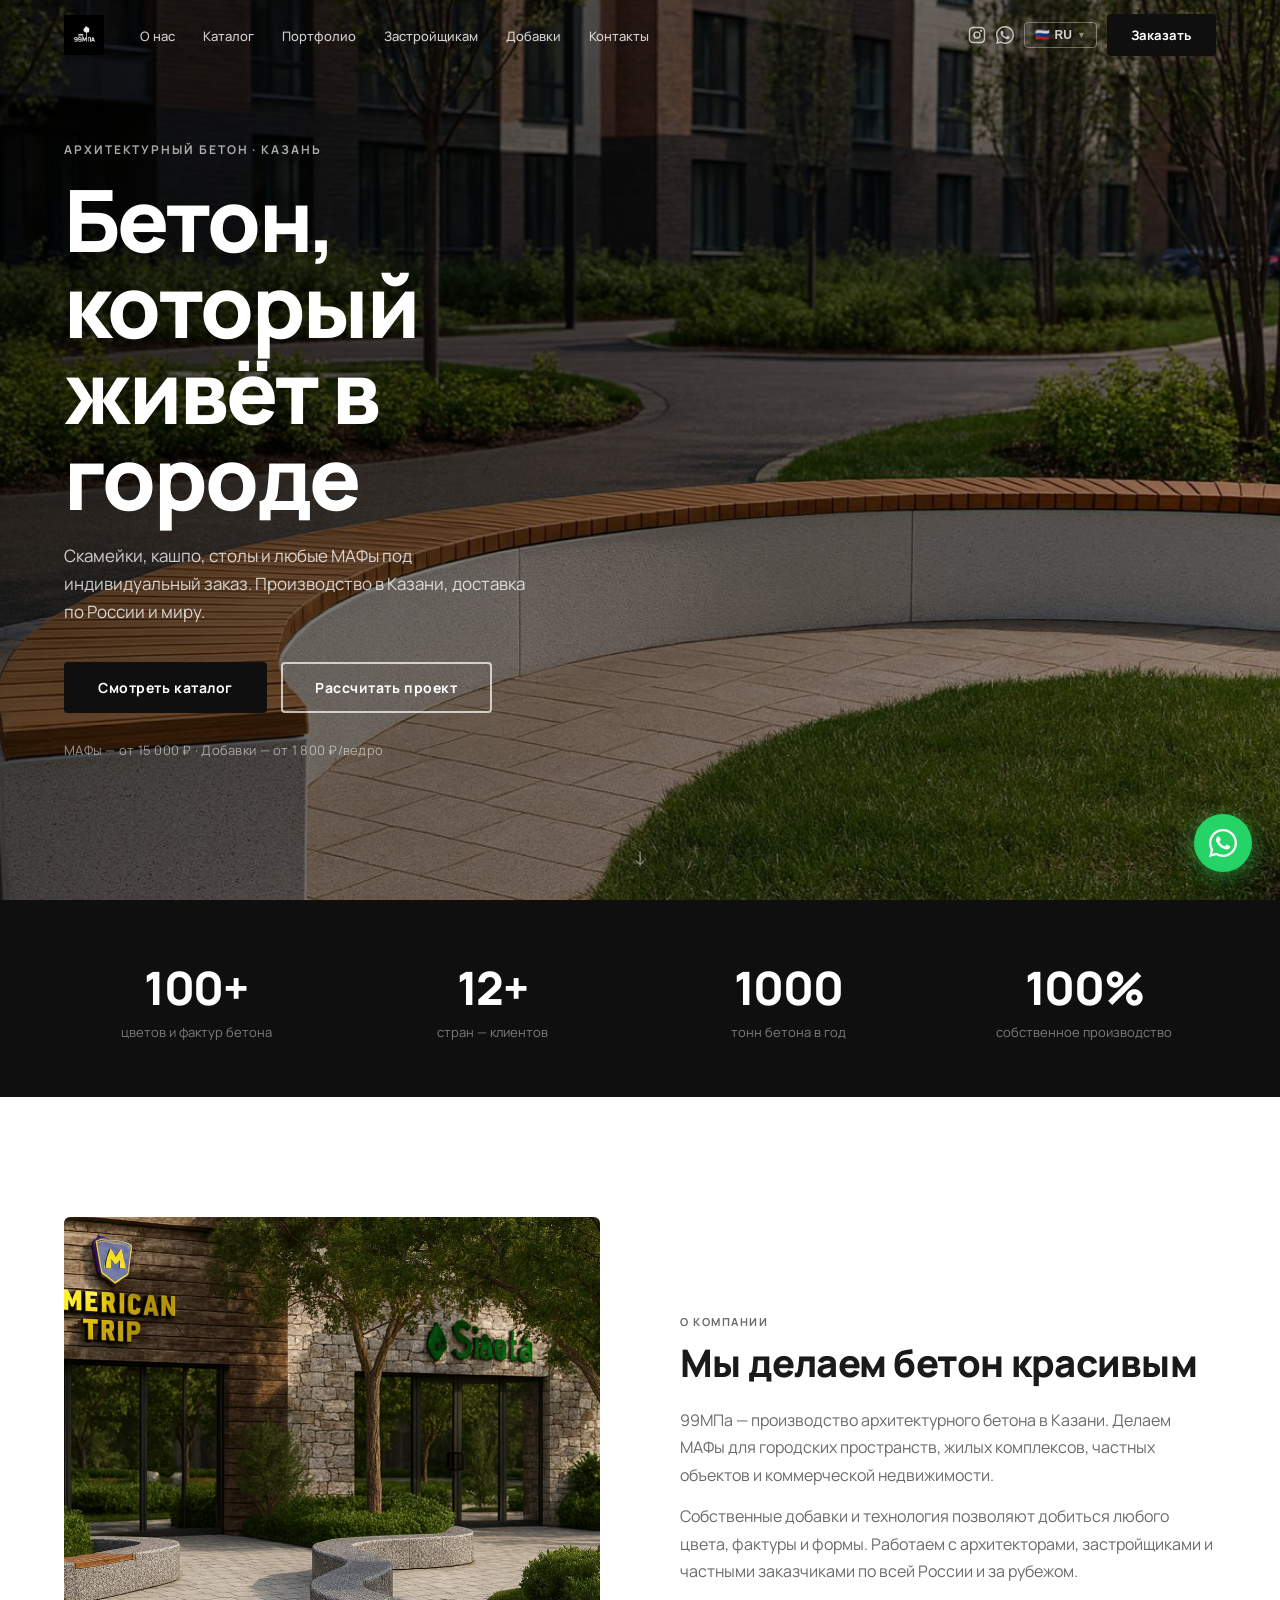
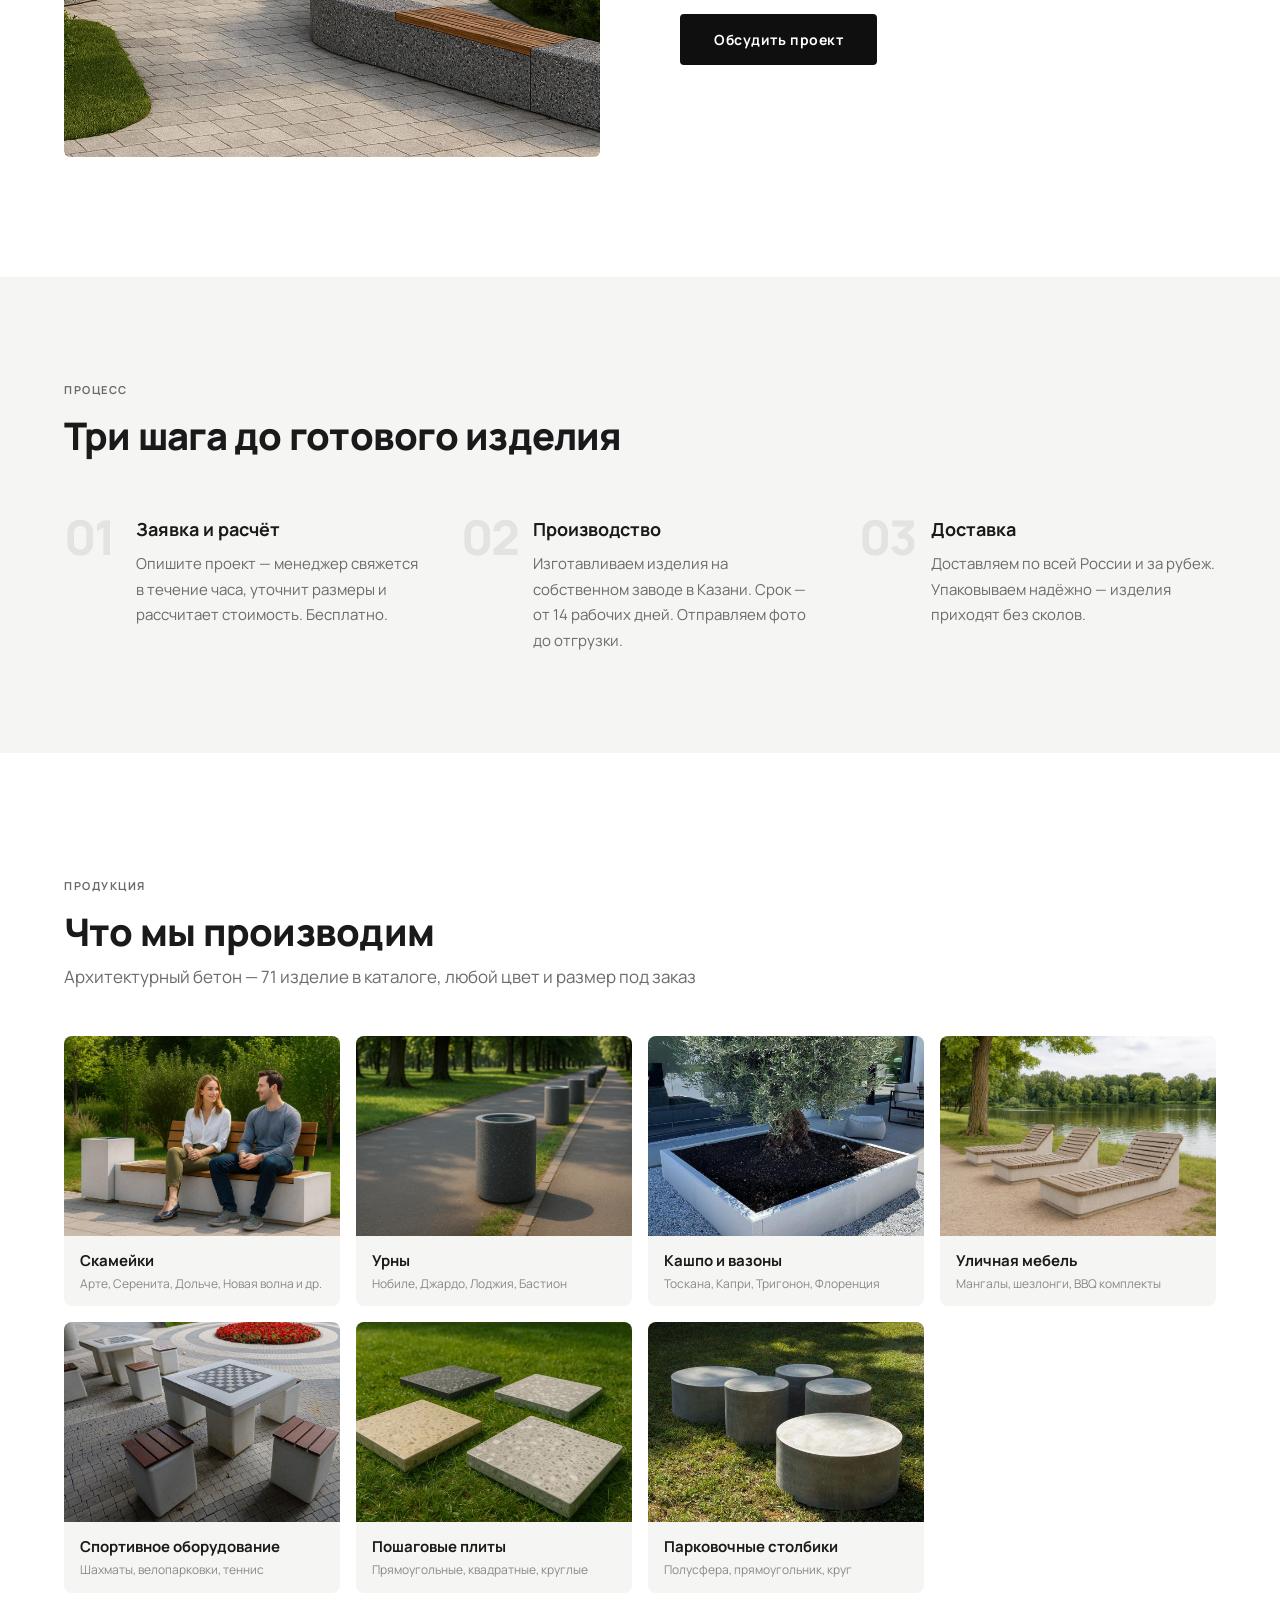
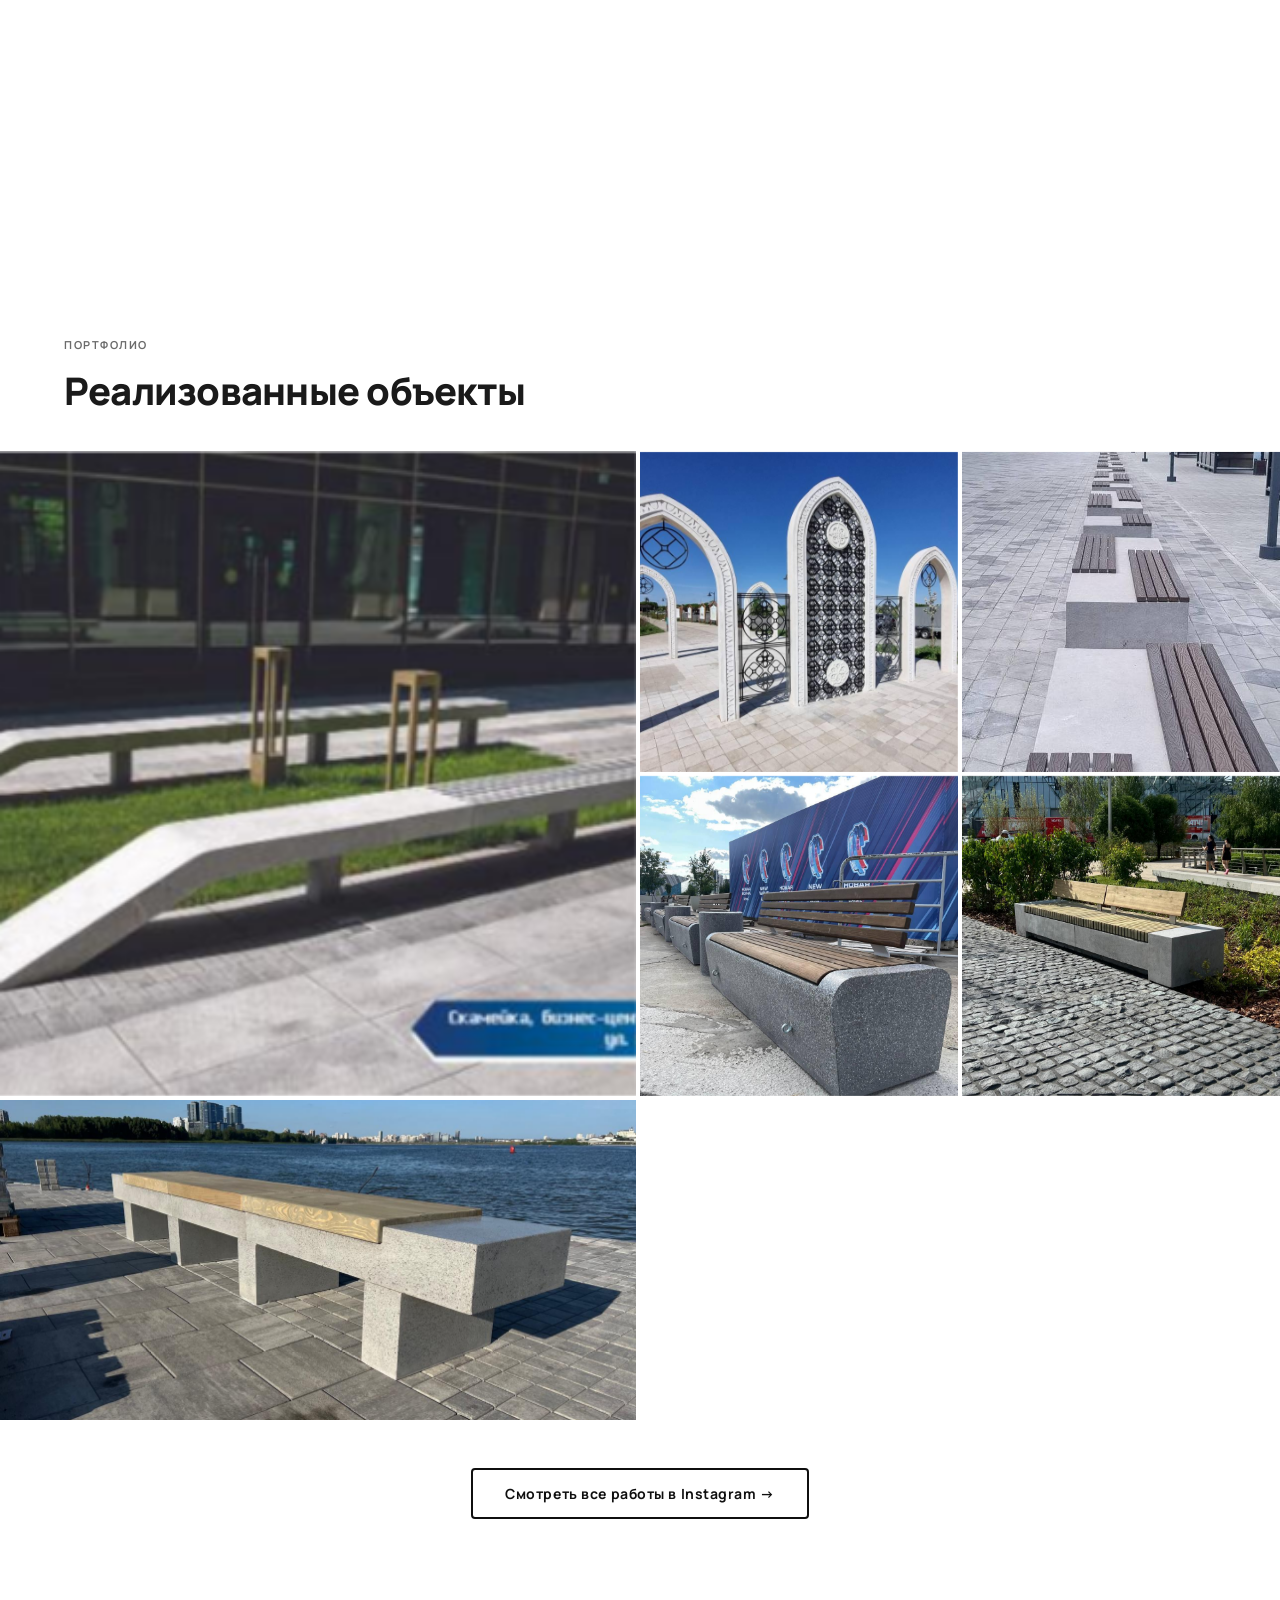
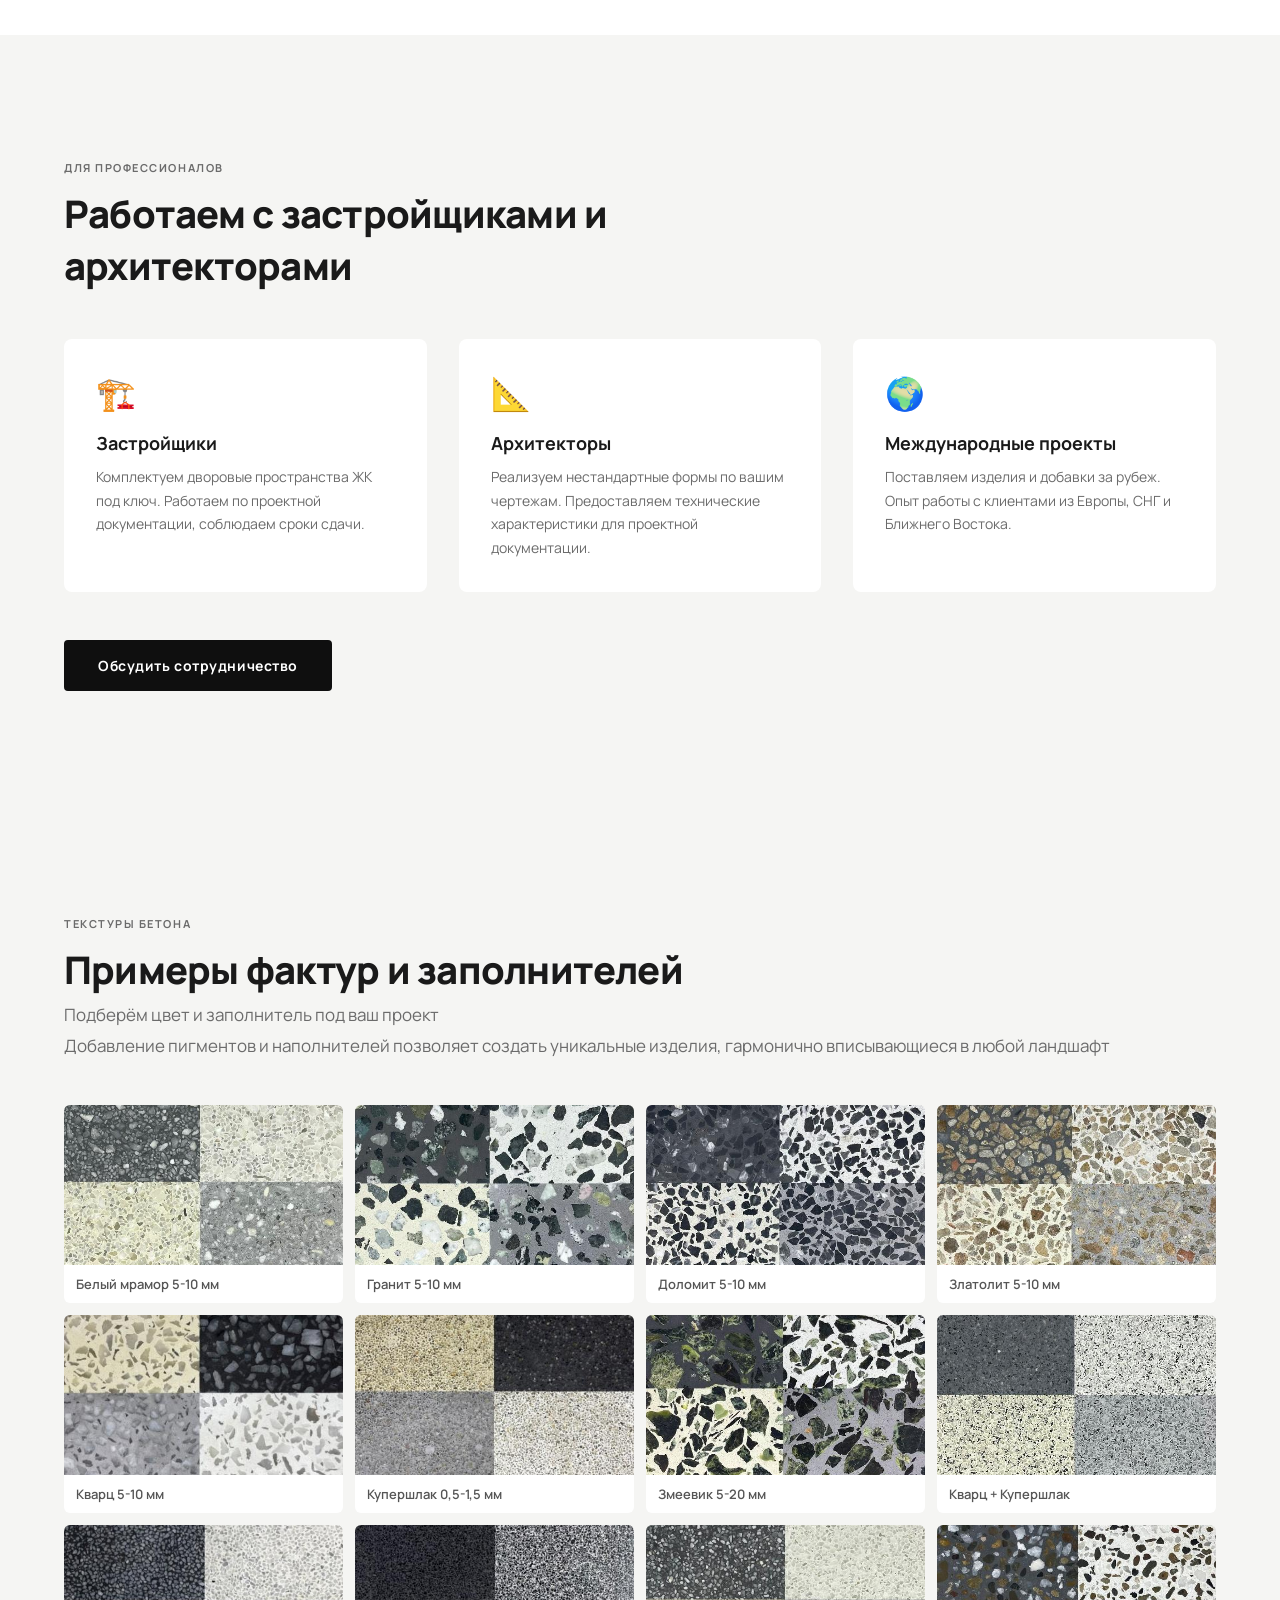
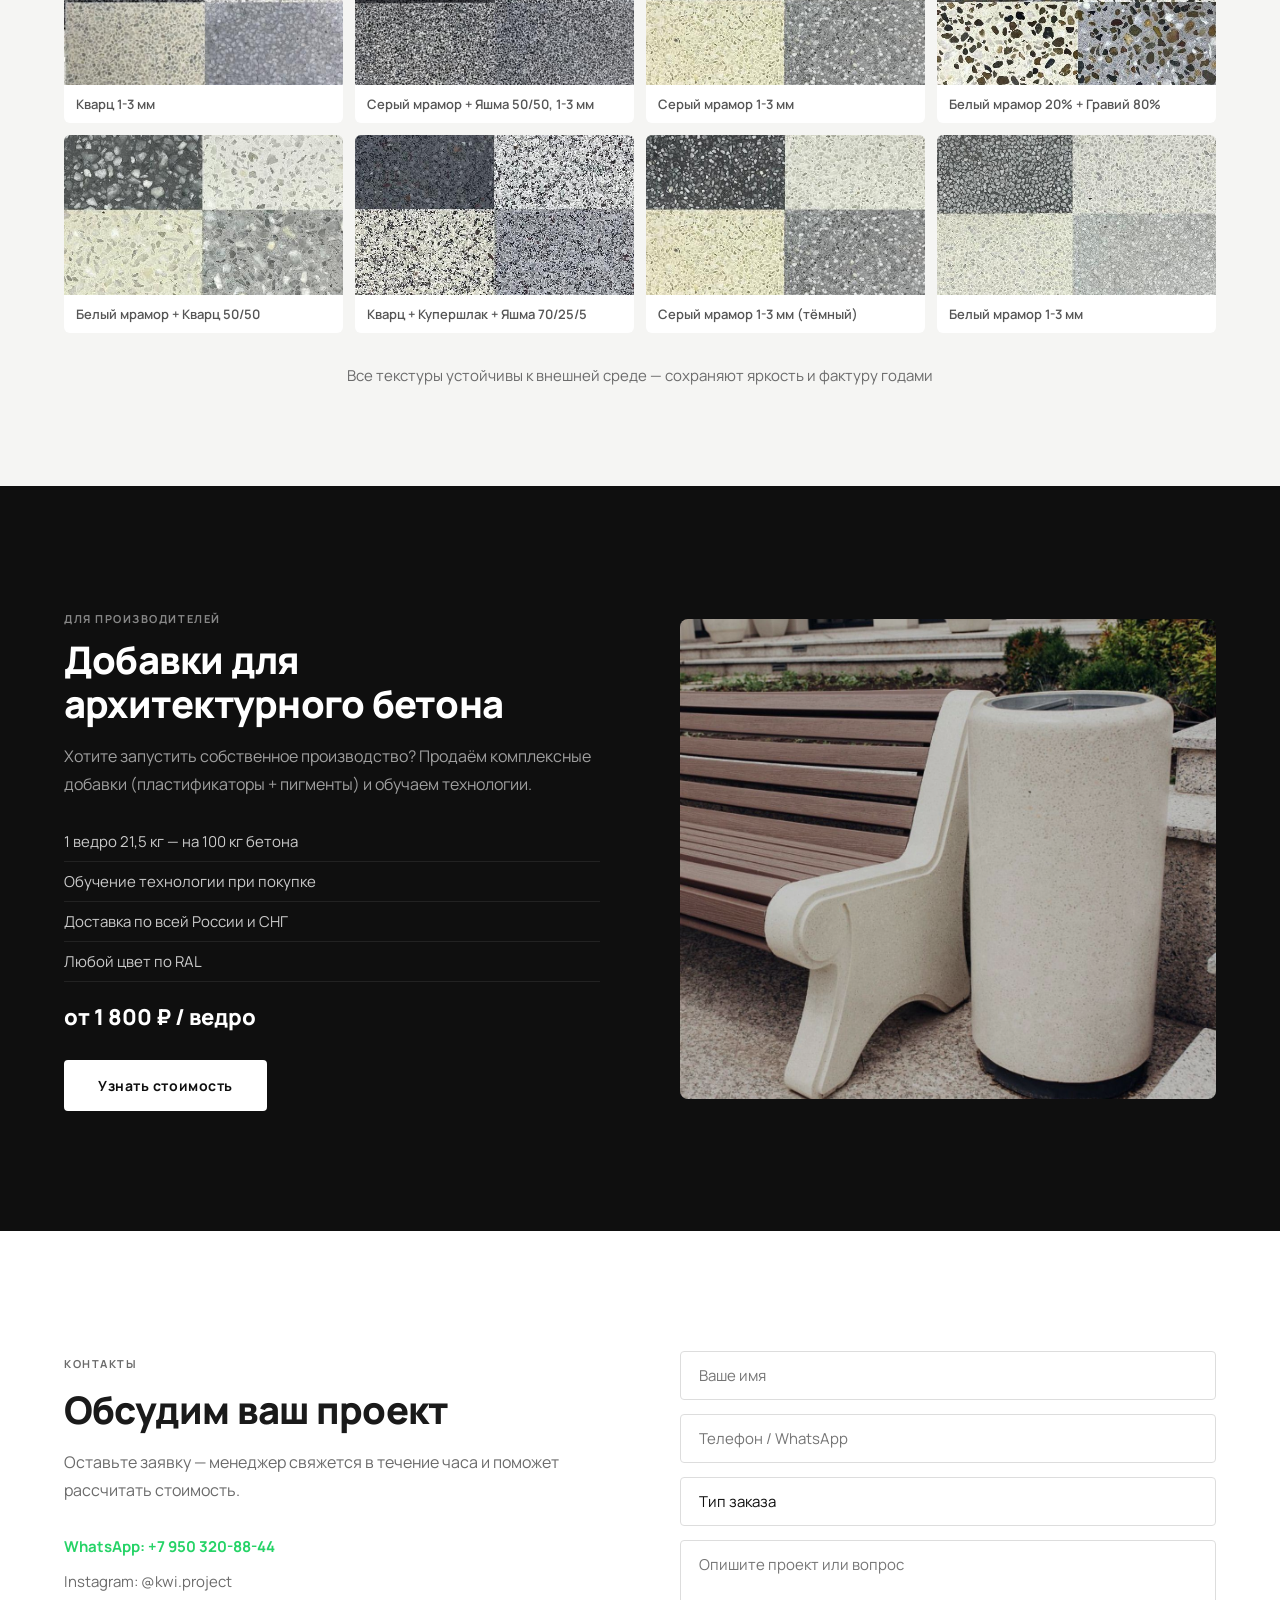
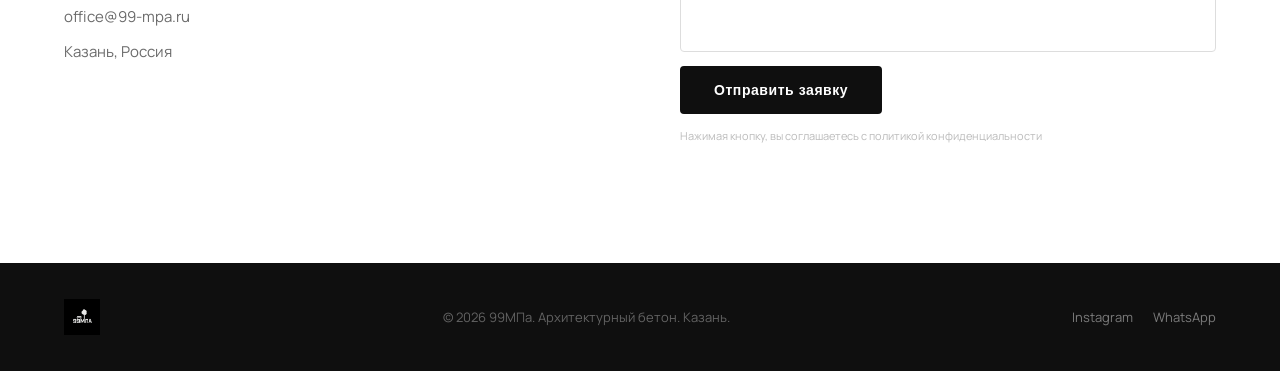
<file: index.html>
<!DOCTYPE html>
<html lang="ru">
<head>
  <meta charset="UTF-8">
  <meta name="viewport" content="width=device-width, initial-scale=1.0">
  <link rel="icon" type="image/jpeg" href="images/logo.jpg">
  <title>99МПа — Архитектурный бетон | Скамейки, кашпо, МАФы из бетона</title>
  <meta name="description" content="Производство МАФов и изделий из архитектурного бетона. Скамейки, кашпо, урны, столы под заказ. 71 изделие в каталоге. Доставка по России и миру. Казань.">
  <meta name="keywords" content="архитектурный бетон, МАФы, скамейки бетонные, кашпо бетонные, урны уличные, добавки для бетона, производство Казань">
  <link rel="canonical" href="https://www.99mpa.com/">
  <!-- Open Graph -->
  <meta property="og:type" content="website">
  <meta property="og:url" content="https://www.99mpa.com/">
  <meta property="og:title" content="99МПа — Архитектурный бетон">
  <meta property="og:description" content="Скамейки, кашпо, урны и любые МАФы из архитектурного бетона. 71 изделие. Доставка по всему миру.">
  <meta property="og:image" content="https://www.99mpa.com/images/hero.jpeg">
  <meta property="og:image:width" content="1200">
  <meta property="og:image:height" content="630">
  <meta property="og:locale" content="ru_RU">
  <!-- Twitter Card -->
  <meta name="twitter:card" content="summary_large_image">
  <meta name="twitter:title" content="99МПа — Архитектурный бетон">
  <meta name="twitter:description" content="Скамейки, кашпо, урны и любые МАФы из архитектурного бетона. Казань.">
  <meta name="twitter:image" content="https://www.99mpa.com/images/hero.jpeg">
  <link rel="preconnect" href="https://fonts.googleapis.com">
  <link rel="preconnect" href="https://fonts.gstatic.com" crossorigin>
  <link href="https://fonts.googleapis.com/css2?family=Manrope:wght@400;500;600;700;800&display=swap" rel="stylesheet">
  <link rel="stylesheet" href="style.css">
  <link rel="stylesheet" href="catalog.css">
</head>
<body>

<!-- NAV -->
<nav class="nav" id="nav">
  <div class="nav__inner">
    <a href="#" class="nav__logo"><img src="images/logo.jpg" alt="99МПа" class="nav__logo-img"></a>
    <ul class="nav__links">
      <li><a href="#about"     data-i18n="nav_about">О нас</a></li>
      <li><a href="catalog.html" data-i18n="nav_products">Каталог</a></li>
      <li><a href="portfolio.html" data-i18n="nav_portfolio">Портфолио</a></li>
      <li><a href="#b2b"       data-i18n="nav_b2b">Застройщикам</a></li>
      <li><a href="additive.html" data-i18n="nav_additive">Добавки</a></li>
      <li><a href="#contact"   data-i18n="nav_contact">Контакты</a></li>
    </ul>
    <div class="nav__right">
      <a href="https://www.instagram.com/kwi.project" target="_blank" class="nav__social" title="Instagram">
        <svg width="18" height="18" viewBox="0 0 24 24" fill="none"><rect x="2" y="2" width="20" height="20" rx="5" stroke="currentColor" stroke-width="2"/><circle cx="12" cy="12" r="4" stroke="currentColor" stroke-width="2"/><circle cx="17.5" cy="6.5" r="1.5" fill="currentColor"/></svg>
      </a>
      <a href="https://wa.me/79503208844" target="_blank" class="nav__social" title="WhatsApp">
        <svg width="18" height="18" viewBox="0 0 24 24" fill="none"><path d="M17.472 14.382c-.297-.149-1.758-.867-2.03-.967-.273-.099-.471-.148-.67.15-.197.297-.767.966-.94 1.164-.173.199-.347.223-.644.075-.297-.15-1.255-.463-2.39-1.475-.883-.788-1.48-1.761-1.653-2.059-.173-.297-.018-.458.13-.606.134-.133.298-.347.446-.52.149-.174.198-.298.298-.497.099-.198.05-.371-.025-.52-.075-.149-.669-1.612-.916-2.207-.242-.579-.487-.5-.669-.51-.173-.008-.371-.01-.57-.01-.198 0-.52.074-.792.372-.272.297-1.04 1.016-1.04 2.479 0 1.462 1.065 2.875 1.213 3.074.149.198 2.096 3.2 5.077 4.487.709.306 1.262.489 1.694.625.712.227 1.36.195 1.871.118.571-.085 1.758-.719 2.006-1.413.248-.694.248-1.289.173-1.413-.074-.124-.272-.198-.57-.347z" fill="currentColor"/><path d="M12 0C5.373 0 0 5.373 0 12c0 2.136.558 4.136 1.532 5.875L0 24l6.324-1.508A11.955 11.955 0 0012 24c6.627 0 12-5.373 12-12S18.627 0 12 0zm0 22c-1.9 0-3.675-.502-5.21-1.378l-.374-.22-3.753.895.942-3.655-.242-.376A9.956 9.956 0 012 12C2 6.477 6.477 2 12 2s10 4.477 10 10-4.477 10-10 10z" fill="currentColor"/></svg>
      </a>
      <div class="lang-switcher"></div>
      <a href="#contact" class="btn btn--sm" data-i18n="nav_cta">Заказать</a>
    </div>
    <button class="nav__burger" onclick="toggleMenu()">&#9776;</button>
  </div>
</nav>

<!-- HERO -->
<section class="hero" id="home">
  <div class="hero__bg" style="background-image:url('images/hero.jpeg')"></div>
  <div class="hero__overlay"></div>
  <div class="hero__content">
    <p class="hero__label" data-i18n="hero_label">Архитектурный бетон · Казань</p>
    <h1 class="hero__title" data-i18n="hero_title">Бетон,<br>который&nbsp;живёт<br>в&nbsp;городе</h1>
    <p class="hero__sub" data-i18n="hero_sub">Скамейки, кашпо, столы и любые МАФы под индивидуальный заказ. Производство в Казани, доставка по России и миру.</p>
    <div class="hero__btns">
      <a href="#products" class="btn"          data-i18n="hero_btn1">Смотреть каталог</a>
      <a href="#contact"  class="btn btn--outline" data-i18n="hero_btn2">Рассчитать проект</a>
    </div>
    <div class="hero__price" data-i18n="hero_price">МАФы — от 15 000 ₽ &nbsp;·&nbsp; Добавки — от 1 800 ₽/ведро</div>
  </div>
  <div class="hero__scroll">↓</div>
</section>

<!-- STATS -->
<section class="stats reveal">
  <div class="container">
    <div class="stats__grid">
      <div class="stats__item"><span class="stats__num">100+</span><span class="stats__label">цветов и фактур бетона</span></div>
      <div class="stats__item"><span class="stats__num">12+</span><span class="stats__label">стран — клиентов</span></div>
      <div class="stats__item"><span class="stats__num">1000</span><span class="stats__label">тонн бетона в год</span></div>
      <div class="stats__item"><span class="stats__num">100%</span><span class="stats__label">собственное производство</span></div>
    </div>
  </div>
</section>

<!-- ABOUT -->
<section class="about reveal" id="about">
  <div class="container about__inner">
    <div class="about__img">
      <img src="images/about.jpeg" alt="Производство 99МПа">
    </div>
    <div class="about__text">
      <span class="label" data-i18n="about_label">О компании</span>
      <h2 data-i18n="about_title">Мы делаем бетон красивым</h2>
      <p data-i18n="about_p1">99МПа — производство архитектурного бетона в Казани. Делаем МАФы для городских пространств, жилых комплексов, частных объектов и коммерческой недвижимости.</p>
      <p data-i18n="about_p2">Собственные добавки и технология позволяют добиться любого цвета, фактуры и формы. Работаем с архитекторами, застройщиками и частными заказчиками по всей России и за рубежом.</p>
      <a href="#contact" class="btn" data-i18n="about_btn">Обсудить проект</a>
    </div>
  </div>
</section>

<!-- HOW IT WORKS -->
<section class="how reveal" id="how">
  <div class="container">
    <span class="label" data-i18n="how_label">Как мы работаем</span>
    <h2 data-i18n="how_title">Три шага до готового изделия</h2>
    <div class="how__grid">
      <div class="how__step">
        <div class="how__num">01</div>
        <h3 data-i18n="how1_title">Заявка и расчёт</h3>
        <p data-i18n="how1_desc">Опишите проект — менеджер свяжется в течение часа, уточнит размеры и рассчитает стоимость. Бесплатно.</p>
      </div>
      <div class="how__step">
        <div class="how__num">02</div>
        <h3 data-i18n="how2_title">Производство</h3>
        <p data-i18n="how2_desc">Изготавливаем изделия на собственном заводе в Казани. Срок — от 14 рабочих дней. Отправляем фото до отгрузки.</p>
      </div>
      <div class="how__step">
        <div class="how__num">03</div>
        <h3 data-i18n="how3_title">Доставка</h3>
        <p data-i18n="how3_desc">Доставляем по всей России и за рубеж. Упаковываем надёжно — изделия приходят без сколов.</p>
      </div>
    </div>
  </div>
</section>

<!-- PRODUCTS -->
<section class="products reveal" id="products">
  <div class="container">
    <span class="label">Продукция</span>
    <h2>Что мы производим</h2>
    <p class="section-sub">Архитектурный бетон — 71 изделие в каталоге, любой цвет и размер под заказ</p>

    <div class="cat-sections-grid">
      <a href="catalog.html#bench" class="cat-section-card">
        <div class="cat-section-card__img" style="background-image:url('images/bench1.jpeg')"></div>
        <div class="cat-section-card__body">
          <div class="cat-section-card__name" data-i18n="cat_bench">Скамейки</div>
          <div class="cat-section-card__sub" data-i18n="cat_bench_sub">Арте, Серенита, Дольче, Новая волна и др.</div>
        </div>
      </a>
      <a href="catalog.html#urn" class="cat-section-card">
        <div class="cat-section-card__img" style="background-image:url('images/urns.jpeg')"></div>
        <div class="cat-section-card__body">
          <div class="cat-section-card__name" data-i18n="cat_urn">Урны</div>
          <div class="cat-section-card__sub" data-i18n="cat_urn_sub">Нобиле, Джардо, Лоджия, Бастион</div>
        </div>
      </a>
      <a href="catalog.html#planter" class="cat-section-card">
        <div class="cat-section-card__img" style="background-image:url('images/catalog/p20_i5.jpeg')"></div>
        <div class="cat-section-card__body">
          <div class="cat-section-card__name" data-i18n="cat_planter">Кашпо и вазоны</div>
          <div class="cat-section-card__sub" data-i18n="cat_planter_sub">Тоскана, Капри, Тригонон, Флоренция</div>
        </div>
      </a>
      <a href="catalog.html#furniture" class="cat-section-card">
        <div class="cat-section-card__img" style="background-image:url('images/lounger.jpeg')"></div>
        <div class="cat-section-card__body">
          <div class="cat-section-card__name" data-i18n="cat_furniture">Уличная мебель</div>
          <div class="cat-section-card__sub" data-i18n="cat_furniture_sub">Мангалы, шезлонги, BBQ комплекты</div>
        </div>
      </a>
      <a href="catalog.html#sport" class="cat-section-card">
        <div class="cat-section-card__img" style="background-image:url('images/catalog/p24_i1.jpeg')"></div>
        <div class="cat-section-card__body">
          <div class="cat-section-card__name" data-i18n="cat_sport">Спортивное оборудование</div>
          <div class="cat-section-card__sub" data-i18n="cat_sport_sub">Шахматы, велопарковки, теннис</div>
        </div>
      </a>
      <a href="catalog.html#pavement" class="cat-section-card">
        <div class="cat-section-card__img" style="background-image:url('images/catalog/p29_i4.jpeg')"></div>
        <div class="cat-section-card__body">
          <div class="cat-section-card__name" data-i18n="cat_pavement">Пошаговые плиты</div>
          <div class="cat-section-card__sub" data-i18n="cat_pavement_sub">Прямоугольные, квадратные, круглые</div>
        </div>
      </a>
      <a href="catalog.html#bollard" class="cat-section-card">
        <div class="cat-section-card__img" style="background-image:url('images/catalog/p28_i5.jpeg')"></div>
        <div class="cat-section-card__body">
          <div class="cat-section-card__name" data-i18n="cat_bollard">Парковочные столбики</div>
          <div class="cat-section-card__sub" data-i18n="cat_bollard_sub">Полусфера, прямоугольник, круг</div>
        </div>
      </a>
    </div>

    <div class="products__cta">
      <a href="catalog.html" class="btn btn--outline">Открыть полный каталог →</a>
    </div>
  </div>
</section>

<!-- PORTFOLIO -->
<section class="portfolio reveal" id="portfolio">
  <div class="container">
    <span class="label" data-i18n="port_label">Портфолио</span>
    <h2 data-i18n="port_title">Реализованные объекты</h2>
  </div>
  <div class="portfolio__grid">
    <div class="portfolio__item portfolio__item--wide" style="background-image:url('images/portfolio_new/p02_img1.jpeg')">
      <div class="portfolio__caption">
        <strong>Бизнес-центр «Urban»</strong>
        <span>Казань</span>
      </div>
    </div>
    <div class="portfolio__item" style="background-image:url('images/portfolio_new/p03_img2.jpeg')">
      <div class="portfolio__caption">
        <strong>Арки из архитектурного бетона</strong>
        <span>г. Болгар</span>
      </div>
    </div>
    <div class="portfolio__item" style="background-image:url('images/portfolio_new/p05_img2.jpeg')">
      <div class="portfolio__caption">
        <strong>Противо-таранные скамейки, Сибур</strong>
        <span>Казань</span>
      </div>
    </div>
    <div class="portfolio__item" style="background-image:url('images/portfolio_new/p07_img2.jpeg')">
      <div class="portfolio__caption">
        <strong>Конкурс «Новая Волна 2025»</strong>
        <span>Казань</span>
      </div>
    </div>
    <div class="portfolio__item" style="background-image:url('images/portfolio_new/p09_img2.jpeg')">
      <div class="portfolio__caption">
        <strong>Скамейки у Театра Г.Камала</strong>
        <span>Казань</span>
      </div>
    </div>
    <div class="portfolio__item" style="background-image:url('images/portfolio_new/p11_img2.jpeg')">
      <div class="portfolio__caption">
        <strong>Храм Нерукотворного Образа</strong>
        <span>Казань</span>
      </div>
    </div>
  </div>
  <div class="container portfolio__more">
    <a href="portfolio.html" class="btn btn--outline-dark" data-i18n="port_more">Смотреть все работы →</a>
  </div>
</section>

<!-- B2B -->
<section class="b2b reveal" id="b2b">
  <div class="container">
    <span class="label" data-i18n="b2b_label">Для профессионалов</span>
    <h2 data-i18n="b2b_title">Работаем с застройщиками и архитекторами</h2>
    <div class="b2b__grid">
      <div class="b2b__card">
        <div class="b2b__icon">🏗️</div>
        <h3 data-i18n="b2b1_title">Застройщики</h3>
        <p data-i18n="b2b1_desc">Комплектуем дворовые пространства ЖК под ключ. Работаем по проектной документации, соблюдаем сроки сдачи.</p>
      </div>
      <div class="b2b__card">
        <div class="b2b__icon">📐</div>
        <h3 data-i18n="b2b2_title">Архитекторы</h3>
        <p data-i18n="b2b2_desc">Реализуем нестандартные формы по вашим чертежам. Предоставляем технические характеристики для проектной документации.</p>
      </div>
      <div class="b2b__card">
        <div class="b2b__icon">🌍</div>
        <h3 data-i18n="b2b3_title">Международные проекты</h3>
        <p data-i18n="b2b3_desc">Поставляем изделия и добавки за рубеж. Опыт работы с клиентами из Европы, СНГ и Ближнего Востока.</p>
      </div>
    </div>
    <a href="#contact" class="btn" data-i18n="b2b_btn">Обсудить сотрудничество</a>
  </div>
</section>

<!-- TEXTURES -->
<section class="textures reveal" id="textures">
  <div class="container">
    <span class="label">Текстуры бетона</span>
    <h2 data-i18n="tex_section_title">Примеры фактур и заполнителей</h2>
    <p class="section-sub" style="margin-bottom:0" data-i18n="tex_section_sub">Подберём цвет и заполнитель под ваш проект</p>
    <p class="section-sub">Добавление пигментов и наполнителей позволяет создать уникальные изделия, гармонично вписывающиеся в любой ландшафт</p>
    <div class="textures-grid">
      <div class="texture-card">
        <div class="texture-card__img" style="background-image:url('images/portfolio_new/p15_img2.jpeg')"></div>
        <div class="texture-card__name" data-i18n="tex1">Белый мрамор 5-10 мм</div>
      </div>
      <div class="texture-card">
        <div class="texture-card__img" style="background-image:url('images/portfolio_new/p15_img3.jpeg')"></div>
        <div class="texture-card__name" data-i18n="tex2">Гранит 5-10 мм</div>
      </div>
      <div class="texture-card">
        <div class="texture-card__img" style="background-image:url('images/portfolio_new/p15_img4.jpeg')"></div>
        <div class="texture-card__name" data-i18n="tex3">Доломит 5-10 мм</div>
      </div>
      <div class="texture-card">
        <div class="texture-card__img" style="background-image:url('images/portfolio_new/p15_img5.jpeg')"></div>
        <div class="texture-card__name" data-i18n="tex4">Златолит 5-10 мм</div>
      </div>
      <div class="texture-card">
        <div class="texture-card__img" style="background-image:url('images/portfolio_new/p16_img2.jpeg')"></div>
        <div class="texture-card__name" data-i18n="tex5">Кварц 5-10 мм</div>
      </div>
      <div class="texture-card">
        <div class="texture-card__img" style="background-image:url('images/portfolio_new/p16_img3.jpeg')"></div>
        <div class="texture-card__name" data-i18n="tex6">Купершлак 0,5-1,5 мм</div>
      </div>
      <div class="texture-card">
        <div class="texture-card__img" style="background-image:url('images/portfolio_new/p16_img4.jpeg')"></div>
        <div class="texture-card__name" data-i18n="tex7">Змеевик 5-20 мм</div>
      </div>
      <div class="texture-card">
        <div class="texture-card__img" style="background-image:url('images/portfolio_new/p16_img5.jpeg')"></div>
        <div class="texture-card__name" data-i18n="tex8">Кварц + Купершлак</div>
      </div>
      <div class="texture-card">
        <div class="texture-card__img" style="background-image:url('images/portfolio_new/p17_img2.jpeg')"></div>
        <div class="texture-card__name" data-i18n="tex9">Кварц 1-3 мм</div>
      </div>
      <div class="texture-card">
        <div class="texture-card__img" style="background-image:url('images/portfolio_new/p17_img3.jpeg')"></div>
        <div class="texture-card__name" data-i18n="tex10">Серый мрамор + Яшма 50/50, 1-3 мм</div>
      </div>
      <div class="texture-card">
        <div class="texture-card__img" style="background-image:url('images/portfolio_new/p18_img4.jpeg')"></div>
        <div class="texture-card__name" data-i18n="tex11">Серый мрамор 1-3 мм</div>
      </div>
      <div class="texture-card">
        <div class="texture-card__img" style="background-image:url('images/portfolio_new/p17_img5.jpeg')"></div>
        <div class="texture-card__name" data-i18n="tex12">Белый мрамор 20% + Гравий 80%</div>
      </div>
      <div class="texture-card">
        <div class="texture-card__img" style="background-image:url('images/portfolio_new/p18_img2.jpeg')"></div>
        <div class="texture-card__name" data-i18n="tex13">Белый мрамор + Кварц 50/50</div>
      </div>
      <div class="texture-card">
        <div class="texture-card__img" style="background-image:url('images/portfolio_new/p18_img3.jpeg')"></div>
        <div class="texture-card__name" data-i18n="tex14">Кварц + Купершлак + Яшма 70/25/5</div>
      </div>
      <div class="texture-card">
        <div class="texture-card__img" style="background-image:url('images/portfolio_new/p18_img4.jpeg')"></div>
        <div class="texture-card__name" data-i18n="tex15">Серый мрамор 1-3 мм (тёмный)</div>
      </div>
      <div class="texture-card">
        <div class="texture-card__img" style="background-image:url('images/portfolio_new/p18_img5.jpeg')"></div>
        <div class="texture-card__name" data-i18n="tex16">Белый мрамор 1-3 мм</div>
      </div>
    </div>
    <p style="text-align:center;color:#6b6b6b;margin-top:32px;font-size:15px" data-i18n="tex_footer">Все текстуры устойчивы к внешней среде — сохраняют яркость и фактуру годами</p>
  </div>
</section>

<!-- ADDITIVE -->
<section class="additive reveal" id="additive">
  <div class="container additive__inner">
    <div class="additive__text">
      <span class="label label--light" data-i18n="add_label">Для производителей</span>
      <h2 data-i18n="add_title">Добавки для архитектурного бетона</h2>
      <p data-i18n="add_p1">Хотите запустить собственное производство? Продаём комплексные добавки (пластификаторы + пигменты) и обучаем технологии.</p>
      <ul class="additive__list">
        <li data-i18n="add_li1">✓ 1 ведро 21,5 кг — на 100 кг бетона</li>
        <li data-i18n="add_li2">✓ Обучение технологии при покупке</li>
        <li data-i18n="add_li3">✓ Доставка по всей России и СНГ</li>
        <li data-i18n="add_li4">✓ Любой цвет по RAL</li>
      </ul>
      <div class="additive__price" data-i18n="add_price">от 1 800 ₽ / ведро</div>
      <a href="#contact" class="btn btn--light" data-i18n="add_btn">Узнать стоимость</a>
    </div>
    <div class="additive__img">
      <img src="images/urn_bench.jpeg" alt="Добавки для бетона 99МПа">
    </div>
  </div>
</section>

<!-- CONTACT -->
<section class="contact reveal" id="contact">
  <div class="container contact__inner">
    <div class="contact__text">
      <span class="label" data-i18n="cont_label">Контакты</span>
      <h2 data-i18n="cont_title">Обсудим ваш проект</h2>
      <p data-i18n="cont_sub">Оставьте заявку — менеджер свяжется в течение часа и поможет рассчитать стоимость.</p>
      <div class="contact__links">
        <a href="https://wa.me/79503208844" target="_blank" class="contact__link contact__link--wa" data-i18n="cont_wa">WhatsApp: +7 950 320-88-44</a>
        <a href="https://www.instagram.com/kwi.project" target="_blank" class="contact__link">Instagram: @kwi.project</a>
        <a href="mailto:office@99-mpa.ru" class="contact__link">office@99-mpa.ru</a>
        <span class="contact__link">Казань, Россия</span>
      </div>
    </div>
    <form class="contact__form" onsubmit="submitForm(event)">
      <!-- honeypot: боты заполняют это поле, люди не видят -->
      <input type="text" name="website" id="hp_field" style="display:none;position:absolute;left:-9999px" tabindex="-1" autocomplete="off">
      <input type="text" data-i18n-placeholder="form_name" required>
      <input type="tel"  data-i18n-placeholder="form_phone" required>
      <select data-i18n-select="form_type">
        <option value="" data-i18n="form_type_default">Тип заказа</option>
        <option value="maf"      data-i18n="form_type_maf">МАФы / изделия</option>
        <option value="additive" data-i18n="form_type_add">Добавки</option>
        <option value="b2b"      data-i18n="form_type_b2b">Оптовое сотрудничество</option>
        <option value="custom"   data-i18n="form_type_custom">Индивидуальный заказ</option>
      </select>
      <textarea data-i18n-placeholder="form_msg" rows="4"></textarea>
      <button type="submit" class="btn" data-i18n="form_btn">Отправить заявку</button>
      <p class="form__note" data-i18n="form_note">Нажимая кнопку, вы соглашаетесь с политикой конфиденциальности</p>
    </form>
  </div>
</section>

<!-- FOOTER -->
<footer class="footer">
  <div class="container footer__inner">
    <img src="images/logo.jpg" alt="99МПа" style="height:36px;filter:invert(1)">
    <p data-i18n="footer_copy">© 2026 99МПа. Архитектурный бетон. Казань.</p>
    <div class="footer__links">
      <a href="https://www.instagram.com/kwi.project" target="_blank">Instagram</a>
      <a href="https://wa.me/79503208844" target="_blank">WhatsApp</a>
    </div>
  </div>
</footer>

<!-- WHATSAPP FLOAT -->
<a href="https://wa.me/79503208844" class="wa-float" target="_blank" title="WhatsApp">
  <svg width="28" height="28" viewBox="0 0 24 24" fill="none" xmlns="http://www.w3.org/2000/svg">
    <path d="M17.472 14.382c-.297-.149-1.758-.867-2.03-.967-.273-.099-.471-.148-.67.15-.197.297-.767.966-.94 1.164-.173.199-.347.223-.644.075-.297-.15-1.255-.463-2.39-1.475-.883-.788-1.48-1.761-1.653-2.059-.173-.297-.018-.458.13-.606.134-.133.298-.347.446-.52.149-.174.198-.298.298-.497.099-.198.05-.371-.025-.52-.075-.149-.669-1.612-.916-2.207-.242-.579-.487-.5-.669-.51-.173-.008-.371-.01-.57-.01-.198 0-.52.074-.792.372-.272.297-1.04 1.016-1.04 2.479 0 1.462 1.065 2.875 1.213 3.074.149.198 2.096 3.2 5.077 4.487.709.306 1.262.489 1.694.625.712.227 1.36.195 1.871.118.571-.085 1.758-.719 2.006-1.413.248-.694.248-1.289.173-1.413-.074-.124-.272-.198-.57-.347z" fill="white"/>
    <path d="M12 0C5.373 0 0 5.373 0 12c0 2.136.558 4.136 1.532 5.875L0 24l6.324-1.508A11.955 11.955 0 0012 24c6.627 0 12-5.373 12-12S18.627 0 12 0zm0 22c-1.9 0-3.675-.502-5.21-1.378l-.374-.22-3.753.895.942-3.655-.242-.376A9.956 9.956 0 012 12C2 6.477 6.477 2 12 2s10 4.477 10 10-4.477 10-10 10z" fill="white"/>
  </svg>
</a>

<script type="application/ld+json">
{
  "@context": "https://schema.org",
  "@type": "LocalBusiness",
  "name": "99МПа",
  "description": "Производство МАФов и изделий из архитектурного бетона. Скамейки, кашпо, урны, столы под заказ.",
  "url": "https://www.99mpa.com",
  "logo": "https://www.99mpa.com/images/logo.jpg",
  "image": "https://www.99mpa.com/images/hero.jpeg",
  "telephone": "+79503208844",
  "email": "office@99-mpa.ru",
  "address": {
    "@type": "PostalAddress",
    "addressLocality": "Казань",
    "addressRegion": "Республика Татарстан",
    "addressCountry": "RU"
  },
  "sameAs": [
    "https://www.instagram.com/kwi.project"
  ],
  "priceRange": "₽₽",
  "openingHours": "Mo-Fr 09:00-18:00"
}
</script>
<script src="i18n.js"></script>
<script src="nav.js"></script>
<script src="catalog_data.js"></script>
<script src="main.js"></script>
</body>
</html>
</file>
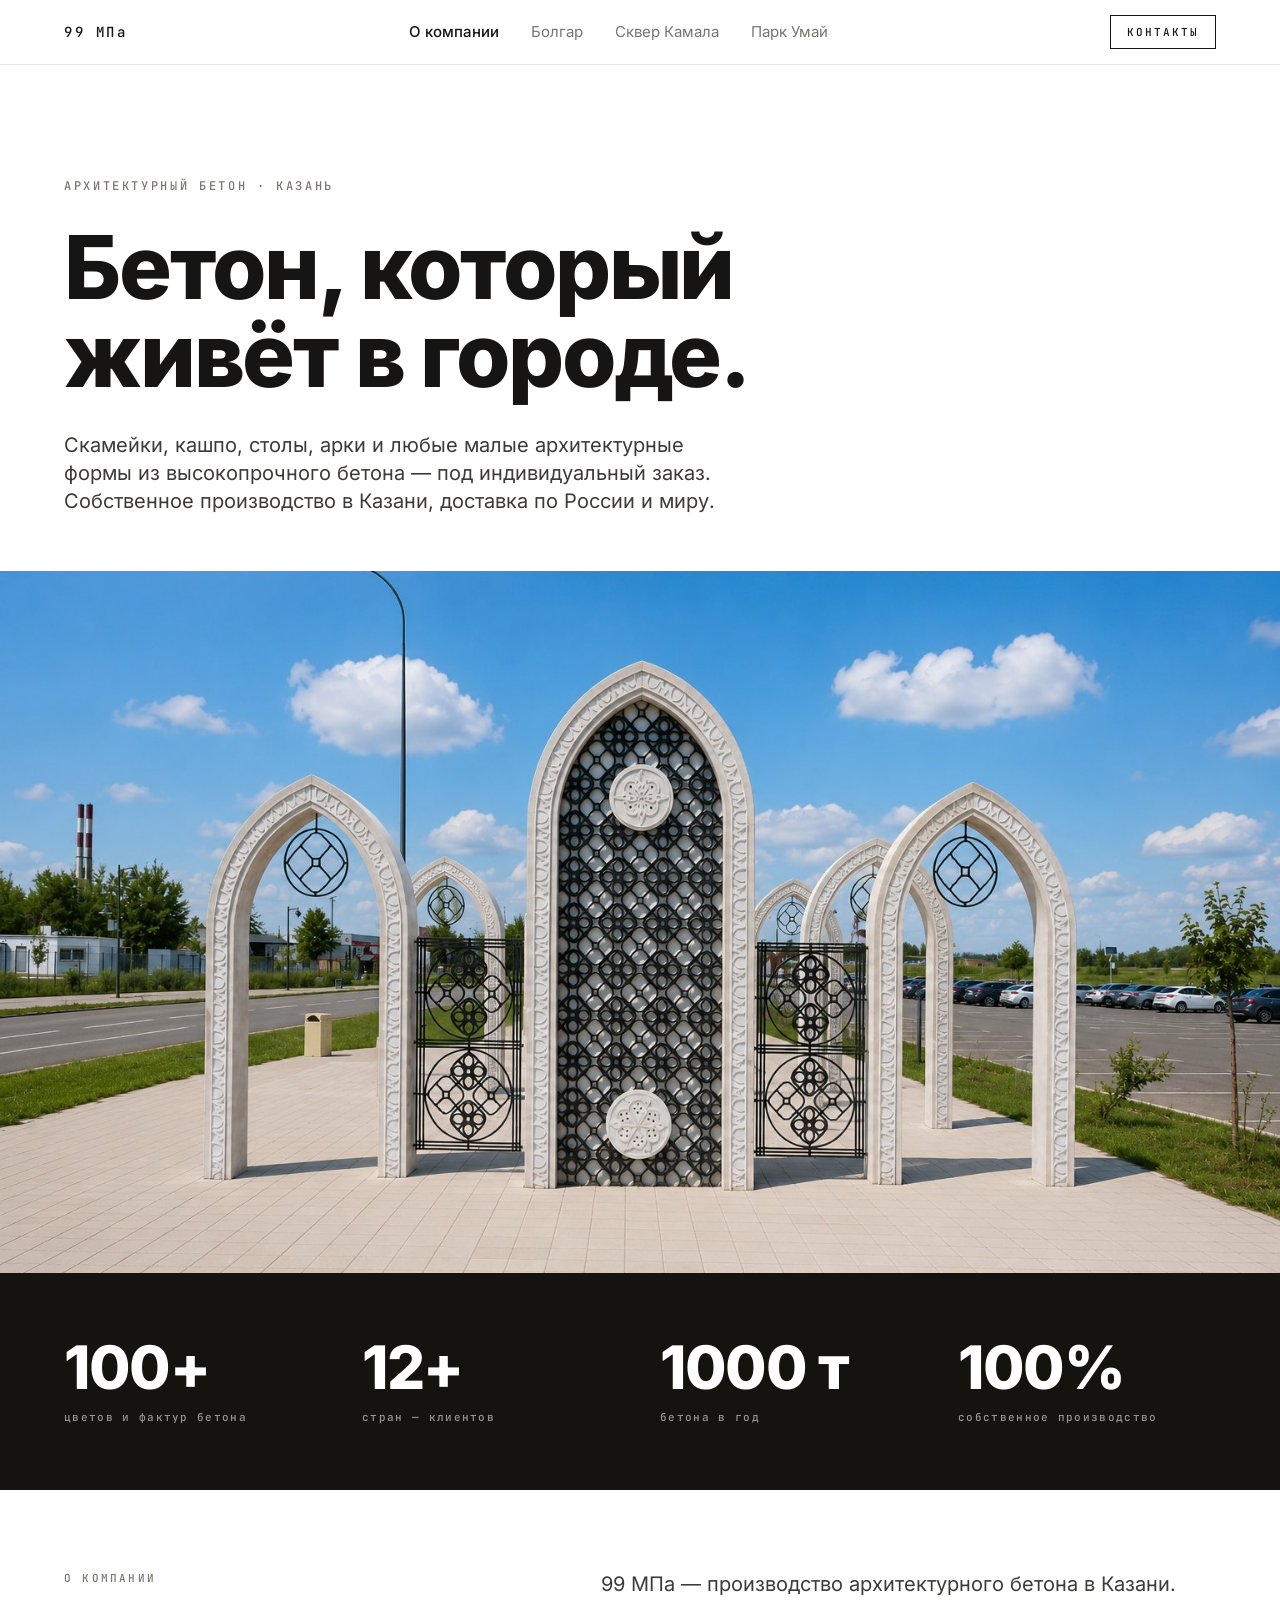
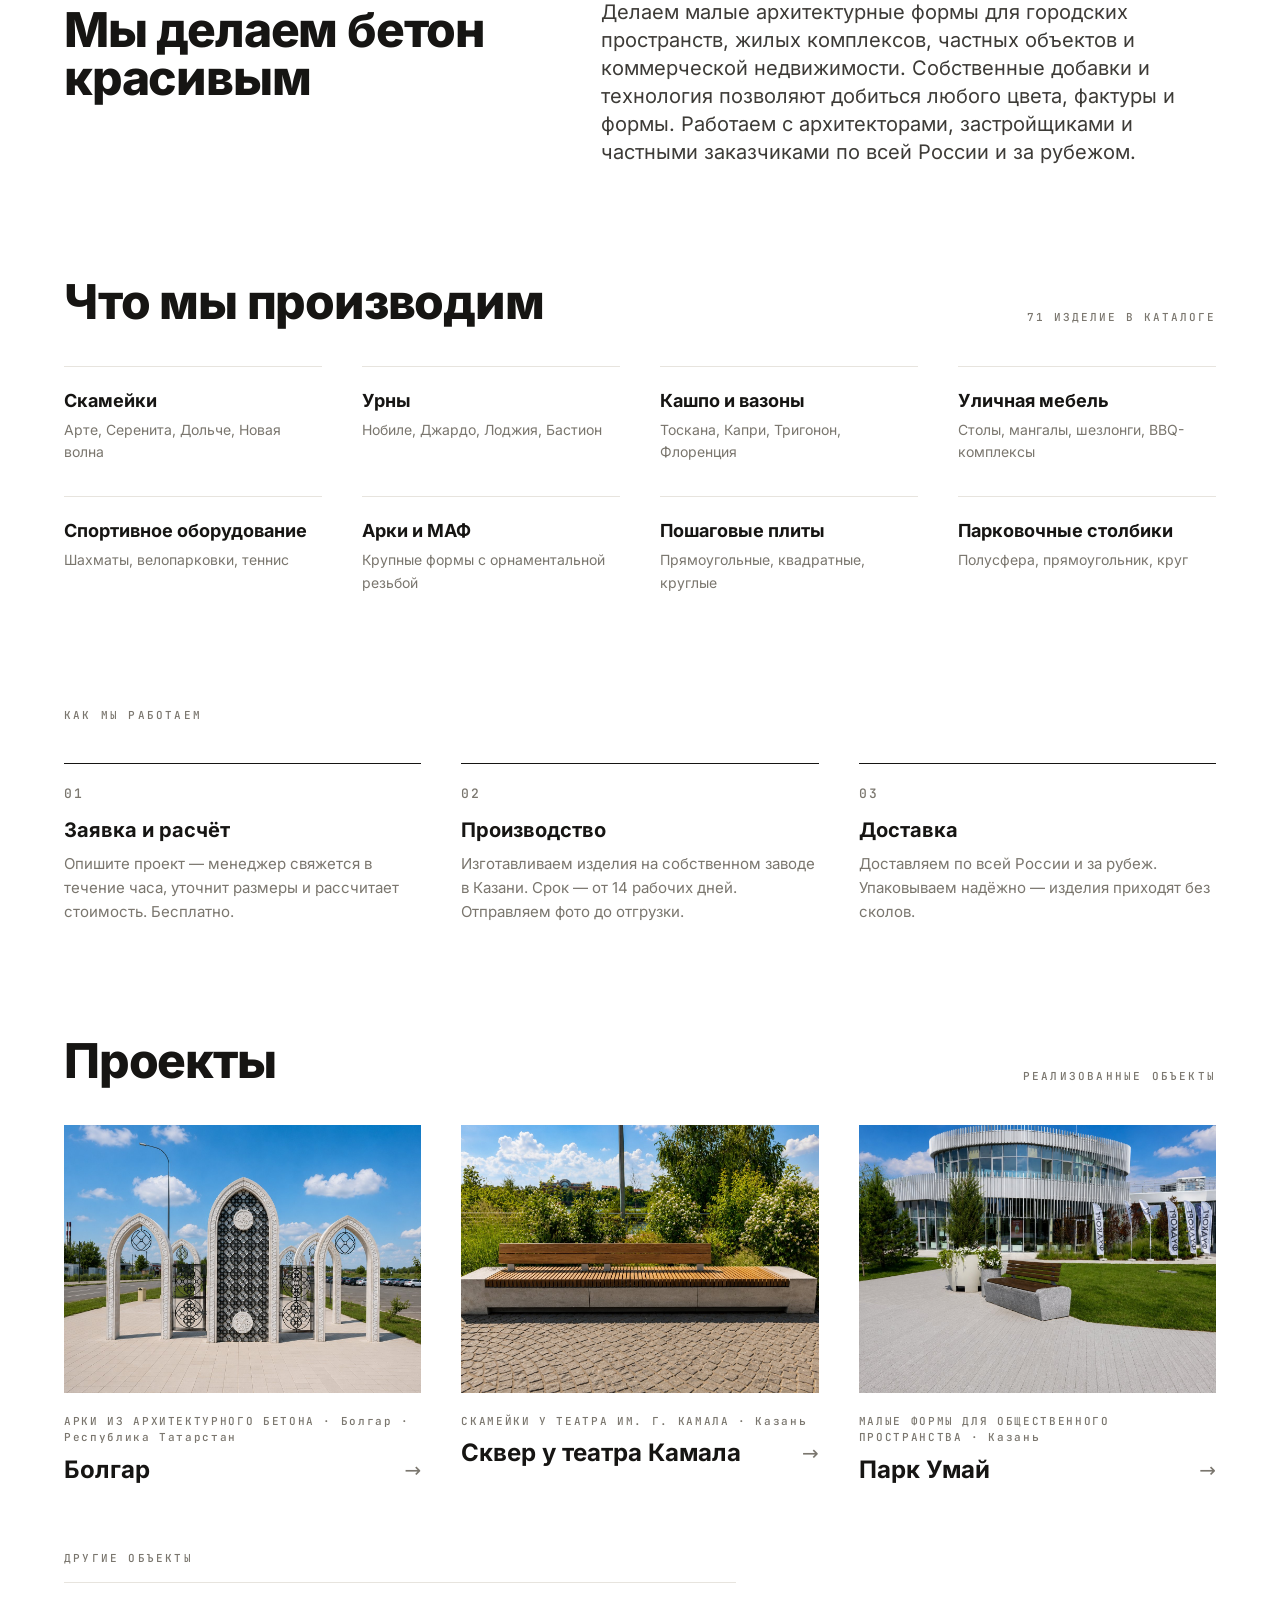
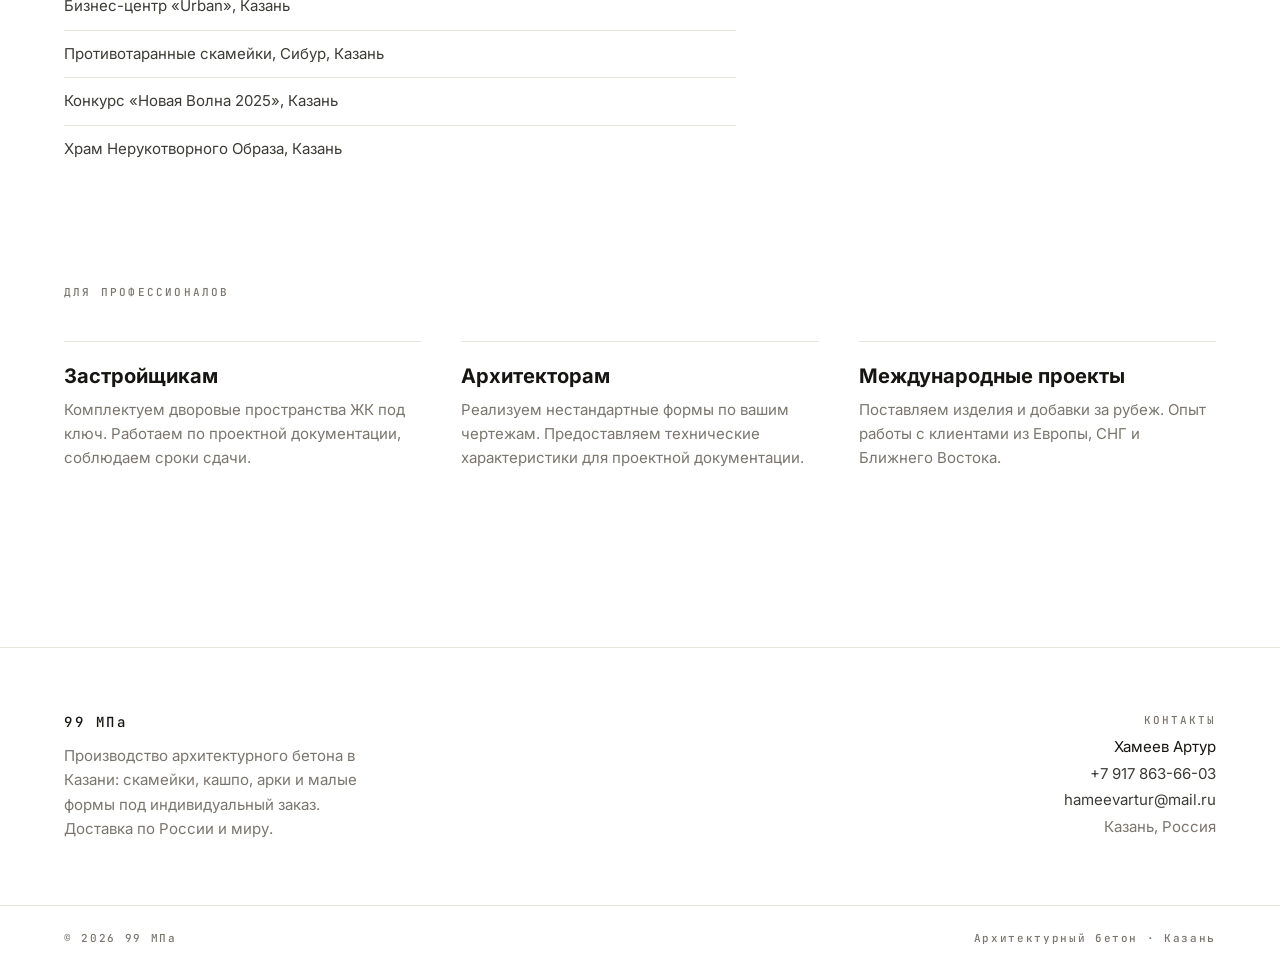
<file: realizovannye-obekty/index.html>
<!DOCTYPE html><html lang="ru"><head>
<meta charset="utf-8">
<meta name="viewport" content="width=device-width, initial-scale=1">
<title>99 МПа — архитектурный бетон в Казани</title>
<link rel="stylesheet" href="assets/css/fonts.css">
<link rel="stylesheet" href="assets/css/styles.css">
</head>
<body class="bg-bg font-sans text-ink antialiased">
<header class="sticky top-0 z-40 bg-bg/90 backdrop-blur-sm border-b border-line">
<nav class="max-w-container mx-auto px-6 h-16 flex items-center justify-between">
<a href="index.html" class="font-mono text-sm tracking-[0.18em] text-ink">99&nbsp;МПа</a>
<div class="hidden md:flex items-center gap-8 text-[15px]">
<a class="text-ink font-medium" href="index.html">О&nbsp;компании</a>
<a class="text-muted hover:text-ink transition-colors" href="bolgar.html">Болгар</a>
<a class="text-muted hover:text-ink transition-colors" href="kamal-square.html">Сквер&nbsp;Камала</a>
<a class="text-muted hover:text-ink transition-colors" href="umai-park.html">Парк&nbsp;Умай</a>
</div>
<a href="mailto:hameevartur@mail.ru" class="font-mono text-[11px] tracking-[0.18em] border border-ink text-ink px-4 py-2 hover:bg-ink hover:text-white transition-colors">КОНТАКТЫ</a>
</nav>
</header>
<main>
<section class="max-w-container mx-auto px-6 pt-20 md:pt-28 pb-14">
<p class="font-mono text-[12px] tracking-[0.22em] text-muted mb-7">АРХИТЕКТУРНЫЙ БЕТОН · КАЗАНЬ</p>
<h1 class="text-[46px] md:text-[88px] font-extrabold tracking-tight leading-[1.0] max-w-4xl">Бетон, который живёт в городе.</h1>
<p class="mt-8 max-w-2xl text-lg md:text-xl text-ink-soft leading-relaxed">Скамейки, кашпо, столы, арки и любые малые архитектурные формы из высокопрочного бетона — под индивидуальный заказ. Собственное производство в Казани, доставка по России и миру.</p>
</section>
<figure class="w-full bg-paper"><img class="w-full h-[54vh] md:h-[78vh] object-cover" src="assets/img/bolgar/bolgar-hero.jpg" alt="99 МПа — архитектурный бетон"></figure>
<section class="bg-dark text-white">
<div class="max-w-container mx-auto px-6 py-16 grid grid-cols-2 lg:grid-cols-4 gap-10">
<div><div class="text-4xl md:text-6xl font-extrabold tracking-tight">100+</div><div class="font-mono text-[11px] tracking-[0.12em] text-white/55 mt-3">цветов и фактур бетона</div></div><div><div class="text-4xl md:text-6xl font-extrabold tracking-tight">12+</div><div class="font-mono text-[11px] tracking-[0.12em] text-white/55 mt-3">стран — клиентов</div></div><div><div class="text-4xl md:text-6xl font-extrabold tracking-tight">1000 т</div><div class="font-mono text-[11px] tracking-[0.12em] text-white/55 mt-3">бетона в год</div></div><div><div class="text-4xl md:text-6xl font-extrabold tracking-tight">100%</div><div class="font-mono text-[11px] tracking-[0.12em] text-white/55 mt-3">собственное производство</div></div>
</div>
</section>
<section class="max-w-container mx-auto px-6 py-20 grid gap-10 md:grid-cols-[1fr_1.3fr] md:gap-16">
<div>
<p class="font-mono text-[11px] tracking-[0.2em] text-muted mb-5">О КОМПАНИИ</p>
<h2 class="text-3xl md:text-5xl font-extrabold tracking-tight leading-tight">Мы делаем бетон красивым</h2>
</div>
<p class="text-lg md:text-xl text-ink-soft leading-relaxed self-end">99 МПа — производство архитектурного бетона в Казани. Делаем малые архитектурные формы для городских пространств, жилых комплексов, частных объектов и коммерческой недвижимости. Собственные добавки и технология позволяют добиться любого цвета, фактуры и формы. Работаем с архитекторами, застройщиками и частными заказчиками по всей России и за рубежом.</p>
</section>
<section class="max-w-container mx-auto px-6 py-8">
<div class="flex items-end justify-between mb-10">
<h2 class="text-3xl md:text-5xl font-extrabold tracking-tight">Что мы производим</h2>
<p class="font-mono text-[11px] tracking-[0.18em] text-muted hidden sm:block">71 ИЗДЕЛИЕ В КАТАЛОГЕ</p>
</div>
<div class="grid gap-x-10 gap-y-8 sm:grid-cols-2 lg:grid-cols-4">
<div class="border-t border-line pt-5"><h3 class="text-lg font-bold mb-1">Скамейки</h3><p class="text-muted text-[14px] leading-relaxed">Арте, Серенита, Дольче, Новая волна</p></div><div class="border-t border-line pt-5"><h3 class="text-lg font-bold mb-1">Урны</h3><p class="text-muted text-[14px] leading-relaxed">Нобиле, Джардо, Лоджия, Бастион</p></div><div class="border-t border-line pt-5"><h3 class="text-lg font-bold mb-1">Кашпо и вазоны</h3><p class="text-muted text-[14px] leading-relaxed">Тоскана, Капри, Тригонон, Флоренция</p></div><div class="border-t border-line pt-5"><h3 class="text-lg font-bold mb-1">Уличная мебель</h3><p class="text-muted text-[14px] leading-relaxed">Столы, мангалы, шезлонги, BBQ-комплексы</p></div><div class="border-t border-line pt-5"><h3 class="text-lg font-bold mb-1">Спортивное оборудование</h3><p class="text-muted text-[14px] leading-relaxed">Шахматы, велопарковки, теннис</p></div><div class="border-t border-line pt-5"><h3 class="text-lg font-bold mb-1">Арки и МАФ</h3><p class="text-muted text-[14px] leading-relaxed">Крупные формы с орнаментальной резьбой</p></div><div class="border-t border-line pt-5"><h3 class="text-lg font-bold mb-1">Пошаговые плиты</h3><p class="text-muted text-[14px] leading-relaxed">Прямоугольные, квадратные, круглые</p></div><div class="border-t border-line pt-5"><h3 class="text-lg font-bold mb-1">Парковочные столбики</h3><p class="text-muted text-[14px] leading-relaxed">Полусфера, прямоугольник, круг</p></div>
</div>
</section>
<section class="max-w-container mx-auto px-6 py-20">
<p class="font-mono text-[11px] tracking-[0.2em] text-muted mb-10">КАК МЫ РАБОТАЕМ</p>
<div class="grid gap-10 md:grid-cols-3">
<div class="border-t border-ink pt-5"><div class="font-mono text-[13px] tracking-[0.15em] text-muted mb-3">01</div><h3 class="text-xl font-bold mb-2">Заявка и расчёт</h3><p class="text-muted text-[15px] leading-relaxed">Опишите проект — менеджер свяжется в течение часа, уточнит размеры и рассчитает стоимость. Бесплатно.</p></div><div class="border-t border-ink pt-5"><div class="font-mono text-[13px] tracking-[0.15em] text-muted mb-3">02</div><h3 class="text-xl font-bold mb-2">Производство</h3><p class="text-muted text-[15px] leading-relaxed">Изготавливаем изделия на собственном заводе в Казани. Срок — от 14 рабочих дней. Отправляем фото до отгрузки.</p></div><div class="border-t border-ink pt-5"><div class="font-mono text-[13px] tracking-[0.15em] text-muted mb-3">03</div><h3 class="text-xl font-bold mb-2">Доставка</h3><p class="text-muted text-[15px] leading-relaxed">Доставляем по всей России и за рубеж. Упаковываем надёжно — изделия приходят без сколов.</p></div>
</div>
</section>
<section class="max-w-container mx-auto px-6 py-8">
<div class="flex items-end justify-between mb-10">
<h2 class="text-3xl md:text-5xl font-extrabold tracking-tight">Проекты</h2>
<p class="font-mono text-[11px] tracking-[0.2em] text-muted hidden sm:block">РЕАЛИЗОВАННЫЕ ОБЪЕКТЫ</p>
</div>
<div class="grid gap-10 md:grid-cols-3">
<a href="bolgar.html" class="group block">
<figure class="aspect-[4/3] overflow-hidden bg-paper mb-5"><img loading="lazy" class="w-full h-full object-cover transition-transform duration-700 group-hover:scale-[1.04]" src="assets/img/bolgar/bolgar-hero.jpg" alt="Болгар"></figure>
<div class="font-mono text-[11px] tracking-[0.15em] text-muted mb-2">АРКИ ИЗ АРХИТЕКТУРНОГО БЕТОНА · Болгар · Республика Татарстан</div>
<div class="flex items-center justify-between"><h3 class="text-2xl font-bold group-hover:opacity-60 transition-opacity">Болгар</h3><span class="text-xl text-muted group-hover:text-ink transition-colors">→</span></div>
</a>
<a href="kamal-square.html" class="group block">
<figure class="aspect-[4/3] overflow-hidden bg-paper mb-5"><img loading="lazy" class="w-full h-full object-cover transition-transform duration-700 group-hover:scale-[1.04]" src="assets/img/kamal/kamal-hero.jpg" alt="Сквер у театра Камала"></figure>
<div class="font-mono text-[11px] tracking-[0.15em] text-muted mb-2">СКАМЕЙКИ У ТЕАТРА ИМ. Г. КАМАЛА · Казань</div>
<div class="flex items-center justify-between"><h3 class="text-2xl font-bold group-hover:opacity-60 transition-opacity">Сквер у театра Камала</h3><span class="text-xl text-muted group-hover:text-ink transition-colors">→</span></div>
</a>
<a href="umai-park.html" class="group block">
<figure class="aspect-[4/3] overflow-hidden bg-paper mb-5"><img loading="lazy" class="w-full h-full object-cover transition-transform duration-700 group-hover:scale-[1.04]" src="assets/img/umai/umai-hero.jpg" alt="Парк Умай"></figure>
<div class="font-mono text-[11px] tracking-[0.15em] text-muted mb-2">МАЛЫЕ ФОРМЫ ДЛЯ ОБЩЕСТВЕННОГО ПРОСТРАНСТВА · Казань</div>
<div class="flex items-center justify-between"><h3 class="text-2xl font-bold group-hover:opacity-60 transition-opacity">Парк Умай</h3><span class="text-xl text-muted group-hover:text-ink transition-colors">→</span></div>
</a>
</div>
<div class="mt-16">
<p class="font-mono text-[11px] tracking-[0.2em] text-muted mb-4">ДРУГИЕ ОБЪЕКТЫ</p>
<ul class="max-w-2xl">
<li class="border-t border-line py-3 text-ink-soft text-[15px]">Бизнес-центр «Urban», Казань</li><li class="border-t border-line py-3 text-ink-soft text-[15px]">Противотаранные скамейки, Сибур, Казань</li><li class="border-t border-line py-3 text-ink-soft text-[15px]">Конкурс «Новая Волна 2025», Казань</li><li class="border-t border-line py-3 text-ink-soft text-[15px]">Храм Нерукотворного Образа, Казань</li>
</ul>
</div>
</section>
<section class="max-w-container mx-auto px-6 py-20">
<p class="font-mono text-[11px] tracking-[0.2em] text-muted mb-10">ДЛЯ ПРОФЕССИОНАЛОВ</p>
<div class="grid gap-10 md:grid-cols-3">
<div class="border-t border-line pt-5"><h3 class="text-xl font-bold mb-2">Застройщикам</h3><p class="text-muted text-[15px] leading-relaxed">Комплектуем дворовые пространства ЖК под ключ. Работаем по проектной документации, соблюдаем сроки сдачи.</p></div><div class="border-t border-line pt-5"><h3 class="text-xl font-bold mb-2">Архитекторам</h3><p class="text-muted text-[15px] leading-relaxed">Реализуем нестандартные формы по вашим чертежам. Предоставляем технические характеристики для проектной документации.</p></div><div class="border-t border-line pt-5"><h3 class="text-xl font-bold mb-2">Международные проекты</h3><p class="text-muted text-[15px] leading-relaxed">Поставляем изделия и добавки за рубеж. Опыт работы с клиентами из Европы, СНГ и Ближнего Востока.</p></div>
</div>
</section>
</main>
<footer class="border-t border-line mt-24">
<div class="max-w-container mx-auto px-6 py-16 grid gap-10 md:grid-cols-2">
<div>
<div class="font-mono text-sm tracking-[0.18em] text-ink mb-3">99&nbsp;МПа</div>
<p class="text-muted max-w-xs text-[15px] leading-relaxed">Производство архитектурного бетона в Казани: скамейки, кашпо, арки и малые формы под индивидуальный заказ. Доставка по России и миру.</p>
</div>
<div class="md:text-right space-y-1 text-[15px]">
<div class="font-mono text-[11px] tracking-[0.18em] text-muted mb-2">КОНТАКТЫ</div>
<div class="text-ink">Хамеев Артур</div>
<div><a class="text-ink-soft hover:text-ink transition-colors" href="tel:+79178636603">+7 917 863-66-03</a></div>
<div><a class="text-ink-soft hover:text-ink transition-colors" href="mailto:hameevartur@mail.ru">hameevartur@mail.ru</a></div>
<div class="text-muted">Казань, Россия</div>
</div>
</div>
<div class="border-t border-line"><div class="max-w-container mx-auto px-6 py-6 font-mono text-[11px] tracking-[0.15em] text-muted flex flex-col sm:flex-row gap-2 sm:justify-between"><span>© 2026 99 МПа</span><span>Архитектурный бетон · Казань</span></div></div>
</footer>
</body></html>
</file>
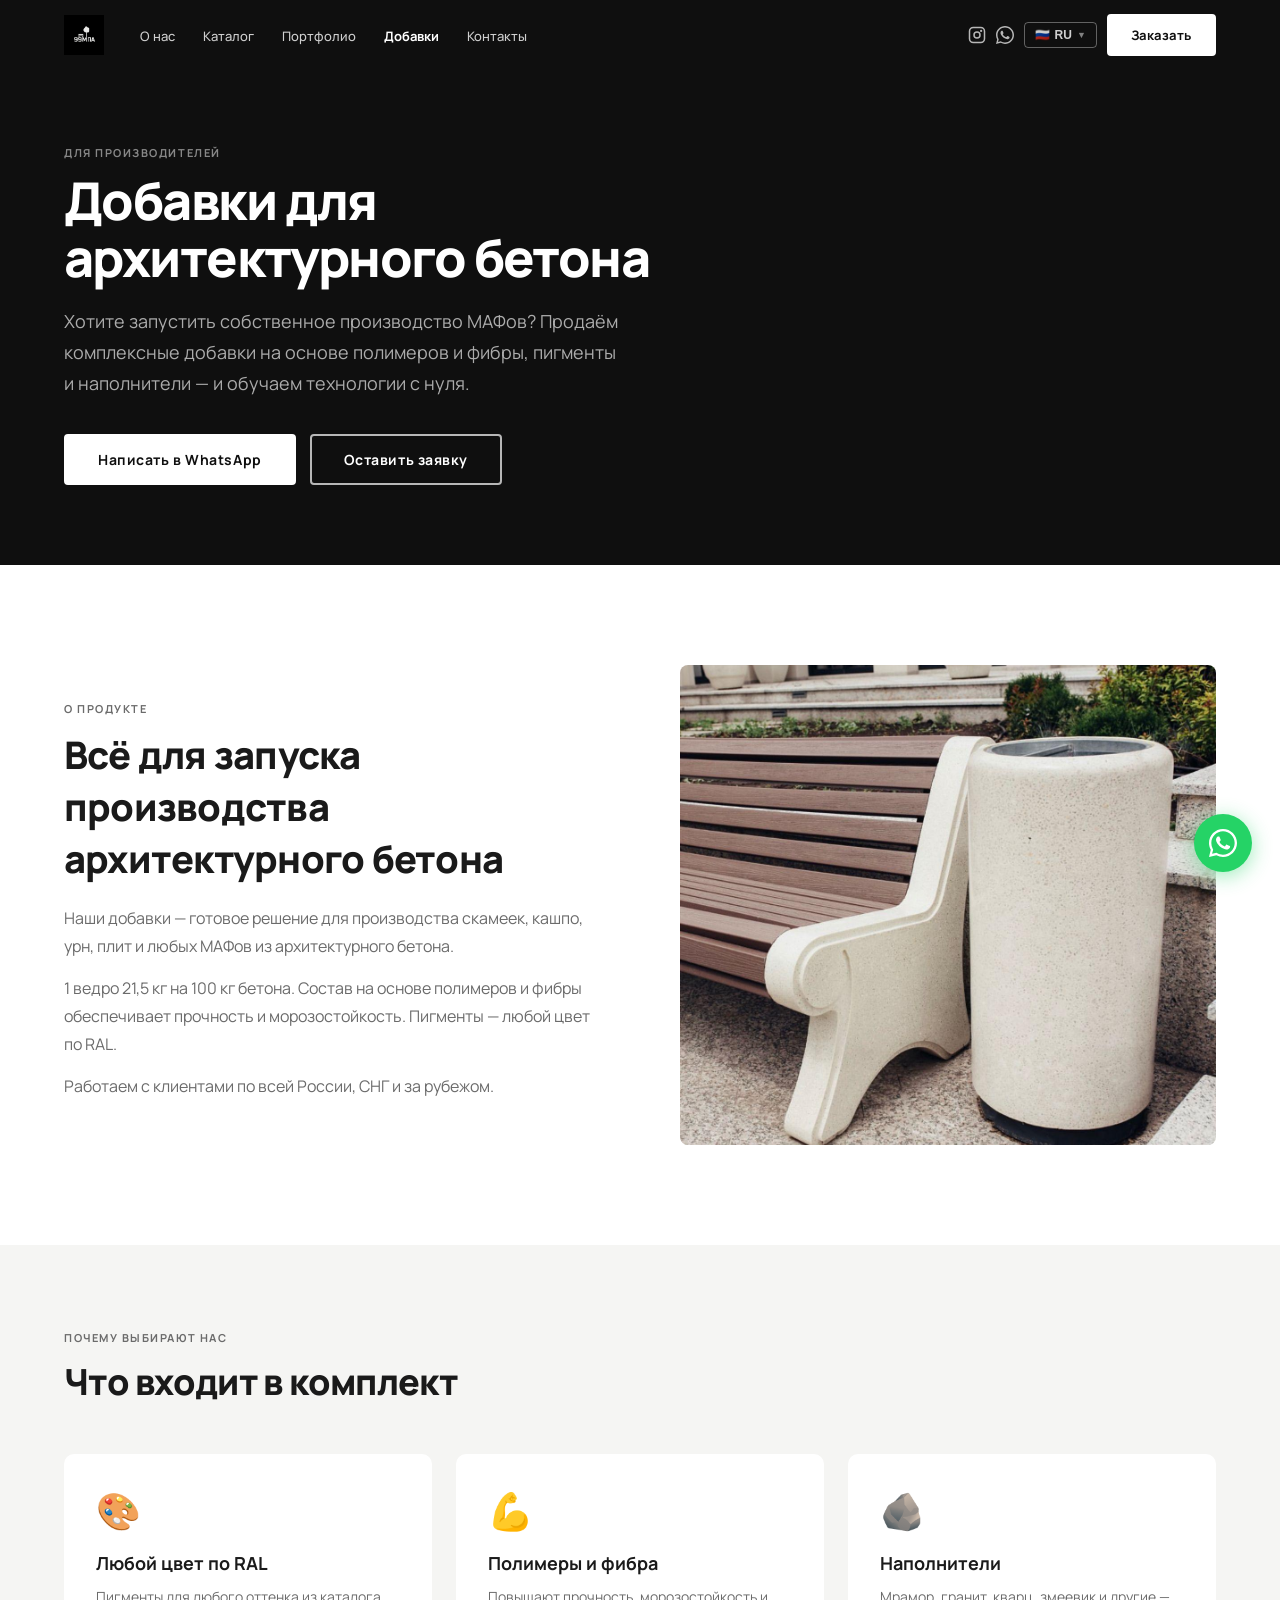
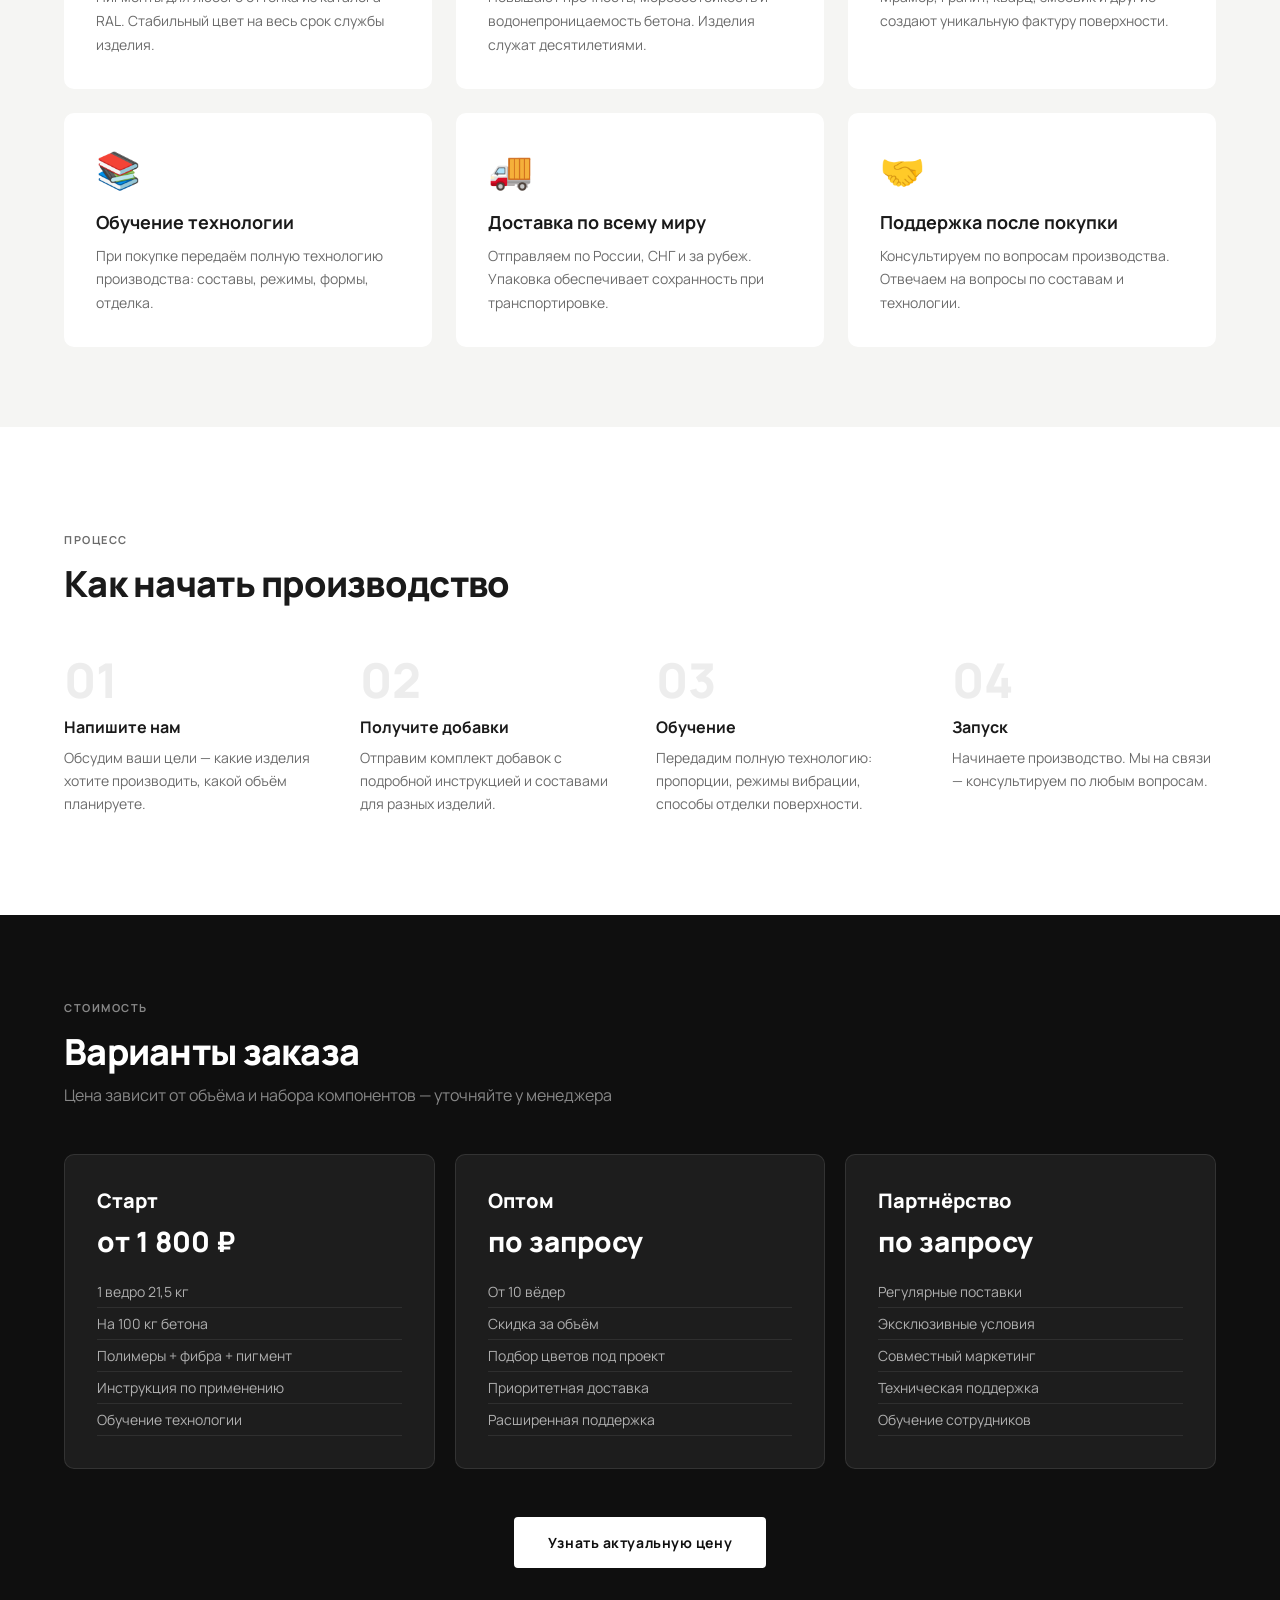
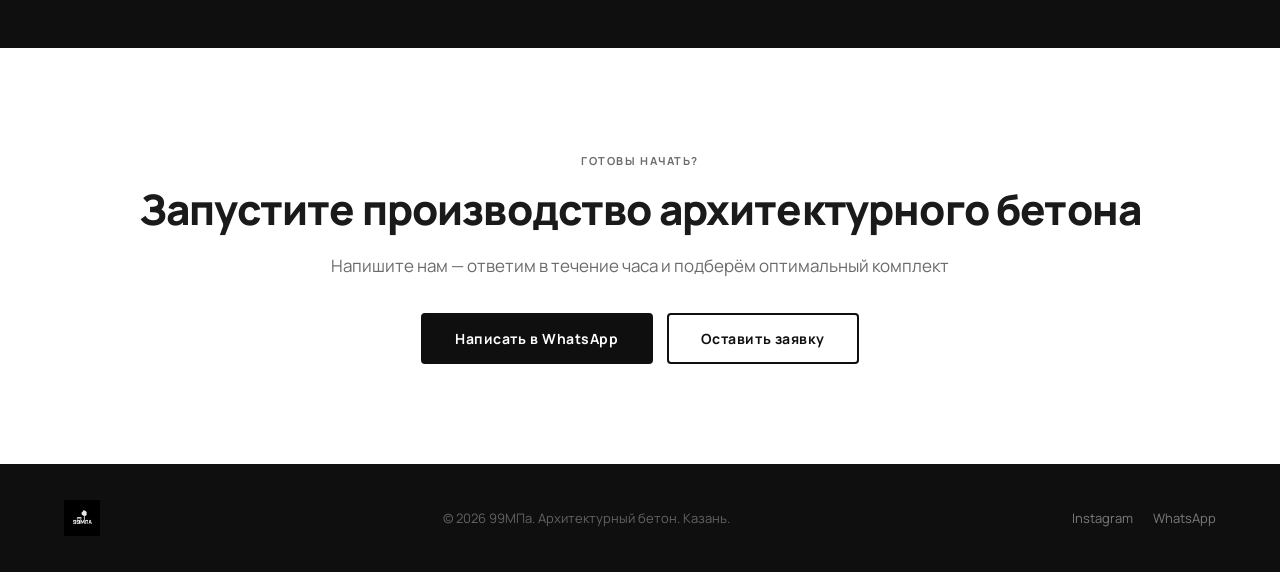
<file: additive.html>
<!DOCTYPE html>
<html lang="ru">
<head>
  <meta charset="UTF-8">
  <meta name="viewport" content="width=device-width, initial-scale=1.0">
  <title>Добавки для архитектурного бетона — 99МПа</title>
  <meta name="description" content="Комплексные добавки для производства архитектурного бетона. Полимеры, фибра, пигменты, наполнители. Обучение технологии. Доставка по России и СНГ.">
  <link rel="canonical" href="https://www.99mpa.com/additive.html">
  <meta property="og:title" content="Добавки для архитектурного бетона — 99МПа">
  <meta property="og:description" content="Запустите собственное производство МАФов. Добавки, пигменты, обучение технологии.">
  <meta property="og:image" content="https://www.99mpa.com/images/urn_bench.jpeg">
  <link rel="icon" type="image/jpeg" href="images/logo.jpg">
  <link rel="preconnect" href="https://fonts.googleapis.com">
  <link rel="preconnect" href="https://fonts.gstatic.com" crossorigin>
  <link href="https://fonts.googleapis.com/css2?family=Manrope:wght@400;500;600;700;800&display=swap" rel="stylesheet">
  <link rel="stylesheet" href="style.css">
  <style>
    .add-hero { padding: 140px 0 80px; background: #0f0f0f; color: #fff; }
    .add-hero .label--light { color: rgba(255,255,255,0.5); }
    .add-hero h1 { font-size: 52px; font-weight: 800; letter-spacing: -0.03em; line-height: 1.1; margin-bottom: 20px; max-width: 700px; }
    .add-hero p { font-size: 18px; color: rgba(255,255,255,0.65); max-width: 560px; line-height: 1.7; margin-bottom: 36px; }
    .add-hero__btns { display: flex; gap: 14px; flex-wrap: wrap; }

    .add-about { padding: 100px 0; }
    .add-about__grid { display: grid; grid-template-columns: 1fr 1fr; gap: 80px; align-items: center; }
    .add-about img { width: 100%; height: 480px; object-fit: cover; border-radius: 8px; }
    .add-about h2 { font-size: 38px; font-weight: 800; letter-spacing: -0.02em; margin-bottom: 20px; }
    .add-about p { color: #6b6b6b; line-height: 1.75; font-size: 16px; margin-bottom: 14px; }

    .add-features { padding: 80px 0; background: #f5f5f3; }
    .add-features h2 { font-size: 36px; font-weight: 800; letter-spacing: -0.02em; margin-bottom: 48px; }
    .add-features__grid { display: grid; grid-template-columns: repeat(3, 1fr); gap: 24px; }
    .add-feature { background: #fff; border-radius: 10px; padding: 32px; }
    .add-feature__icon { font-size: 36px; margin-bottom: 16px; }
    .add-feature h3 { font-size: 18px; font-weight: 700; margin-bottom: 10px; }
    .add-feature p { font-size: 14px; color: #6b6b6b; line-height: 1.7; }

    .add-how { padding: 100px 0; }
    .add-how h2 { font-size: 36px; font-weight: 800; letter-spacing: -0.02em; margin-bottom: 48px; }
    .add-how__grid { display: grid; grid-template-columns: repeat(4, 1fr); gap: 32px; }
    .add-how__step { }
    .add-how__num { font-size: 48px; font-weight: 900; color: rgba(0,0,0,0.07); line-height: 1; margin-bottom: 12px; }
    .add-how__step h3 { font-size: 16px; font-weight: 700; margin-bottom: 8px; }
    .add-how__step p { font-size: 14px; color: #6b6b6b; line-height: 1.65; }

    .add-price { padding: 80px 0; background: #0f0f0f; color: #fff; }
    .add-price h2 { font-size: 36px; font-weight: 800; letter-spacing: -0.02em; margin-bottom: 8px; }
    .add-price .sub { color: rgba(255,255,255,0.5); margin-bottom: 48px; font-size: 16px; }
    .add-price__grid { display: grid; grid-template-columns: repeat(3, 1fr); gap: 20px; margin-bottom: 48px; }
    .add-price__card { background: rgba(255,255,255,0.06); border-radius: 10px; padding: 32px; border: 1px solid rgba(255,255,255,0.1); }
    .add-price__card h3 { font-size: 20px; font-weight: 800; margin-bottom: 8px; }
    .add-price__card .price { font-size: 28px; font-weight: 800; color: #fff; margin-bottom: 16px; }
    .add-price__card ul { list-style: none; }
    .add-price__card ul li { font-size: 14px; color: rgba(255,255,255,0.65); padding: 6px 0; border-bottom: 1px solid rgba(255,255,255,0.08); }

    .add-cta { padding: 100px 0; text-align: center; }
    .add-cta h2 { font-size: 42px; font-weight: 800; letter-spacing: -0.02em; margin-bottom: 16px; }
    .add-cta p { color: #6b6b6b; font-size: 17px; margin-bottom: 36px; }
    .add-cta__btns { display: flex; gap: 14px; justify-content: center; flex-wrap: wrap; }

    @media (max-width: 900px) {
      .add-about__grid { grid-template-columns: 1fr; gap: 40px; }
      .add-features__grid { grid-template-columns: 1fr 1fr; }
      .add-how__grid { grid-template-columns: 1fr 1fr; }
      .add-price__grid { grid-template-columns: 1fr; }
      .add-hero h1 { font-size: 36px; }
    }
    @media (max-width: 560px) {
      .add-features__grid { grid-template-columns: 1fr; }
      .add-how__grid { grid-template-columns: 1fr; }
    }
  </style>
</head>
<body>

<nav class="nav" id="nav">
  <div class="nav__inner">
    <a href="index.html" class="nav__logo"><img src="images/logo.jpg" alt="99МПа" class="nav__logo-img"></a>
    <ul class="nav__links">
      <li><a href="index.html#about" data-i18n="nav_about">О нас</a></li>
      <li><a href="catalog.html" data-i18n="nav_products">Каталог</a></li>
      <li><a href="portfolio.html" data-i18n="nav_portfolio">Портфолио</a></li>
      <li><a href="additive.html" data-i18n="nav_additive" style="color:#fff;font-weight:700">Добавки</a></li>
      <li><a href="index.html#contact" data-i18n="nav_contact">Контакты</a></li>
    </ul>
    <div class="nav__right">
      <a href="https://www.instagram.com/kwi.project" target="_blank" class="nav__social" title="Instagram">
        <svg width="18" height="18" viewBox="0 0 24 24" fill="none"><rect x="2" y="2" width="20" height="20" rx="5" stroke="currentColor" stroke-width="2"/><circle cx="12" cy="12" r="4" stroke="currentColor" stroke-width="2"/><circle cx="17.5" cy="6.5" r="1.5" fill="currentColor"/></svg>
      </a>
      <a href="https://wa.me/79503208844" target="_blank" class="nav__social" title="WhatsApp">
        <svg width="18" height="18" viewBox="0 0 24 24" fill="none"><path d="M17.472 14.382c-.297-.149-1.758-.867-2.03-.967-.273-.099-.471-.148-.67.15-.197.297-.767.966-.94 1.164-.173.199-.347.223-.644.075-.297-.15-1.255-.463-2.39-1.475-.883-.788-1.48-1.761-1.653-2.059-.173-.297-.018-.458.13-.606.134-.133.298-.347.446-.52.149-.174.198-.298.298-.497.099-.198.05-.371-.025-.52-.075-.149-.669-1.612-.916-2.207-.242-.579-.487-.5-.669-.51-.173-.008-.371-.01-.57-.01-.198 0-.52.074-.792.372-.272.297-1.04 1.016-1.04 2.479 0 1.462 1.065 2.875 1.213 3.074.149.198 2.096 3.2 5.077 4.487.709.306 1.262.489 1.694.625.712.227 1.36.195 1.871.118.571-.085 1.758-.719 2.006-1.413.248-.694.248-1.289.173-1.413-.074-.124-.272-.198-.57-.347z" fill="currentColor"/><path d="M12 0C5.373 0 0 5.373 0 12c0 2.136.558 4.136 1.532 5.875L0 24l6.324-1.508A11.955 11.955 0 0012 24c6.627 0 12-5.373 12-12S18.627 0 12 0zm0 22c-1.9 0-3.675-.502-5.21-1.378l-.374-.22-3.753.895.942-3.655-.242-.376A9.956 9.956 0 012 12C2 6.477 6.477 2 12 2s10 4.477 10 10-4.477 10-10 10z" fill="currentColor"/></svg>
      </a>
      <div class="lang-switcher"></div>
      <a href="index.html#contact" class="btn btn--sm btn--light" data-i18n="nav_cta">Заказать</a>
    </div>
    <button class="nav__burger" onclick="toggleMenu()">&#9776;</button>
  </div>
</nav>

<!-- HERO -->
<section class="add-hero">
  <div class="container">
    <span class="label label--light">Для производителей</span>
    <h1 data-i18n="add_page_title">Добавки для архитектурного бетона</h1>
    <p data-i18n="add_page_sub">Хотите запустить собственное производство МАФов? Продаём комплексные добавки на основе полимеров и фибры, пигменты и наполнители — и обучаем технологии с нуля.</p>
    <div class="add-hero__btns">
      <a href="https://wa.me/79503208844?text=%D0%97%D0%B4%D1%80%D0%B0%D0%B2%D1%81%D1%82%D0%B2%D1%83%D0%B9%D1%82%D0%B5%21+%D0%98%D0%BD%D1%82%D0%B5%D1%80%D0%B5%D1%81%D1%83%D1%8E%D1%82+%D0%B4%D0%BE%D0%B1%D0%B0%D0%B2%D0%BA%D0%B8+%D0%B4%D0%BB%D1%8F+%D0%B1%D0%B5%D1%82%D0%BE%D0%BD%D0%B0." target="_blank" class="btn btn--light">Написать в WhatsApp</a>
      <a href="index.html#contact" class="btn btn--outline">Оставить заявку</a>
    </div>
  </div>
</section>

<!-- О ДОБАВКАХ -->
<section class="add-about reveal">
  <div class="container add-about__grid">
    <div>
      <span class="label">О продукте</span>
      <h2 data-i18n="add_about_title">Всё для запуска производства архитектурного бетона</h2>
      <p data-i18n="add_about_p1">Наши добавки — готовое решение для производства скамеек, кашпо, урн, плит и любых МАФов из архитектурного бетона.</p>
      <p data-i18n="add_about_p2">1 ведро 21,5 кг на 100 кг бетона. Состав на основе полимеров и фибры обеспечивает прочность и морозостойкость. Пигменты — любой цвет по RAL.</p>
      <p data-i18n="add_about_p3">Работаем с клиентами по всей России, СНГ и за рубежом.</p>
    </div>
    <div>
      <img src="images/urn_bench.jpeg" alt="Добавки для архитектурного бетона 99МПа">
    </div>
  </div>
</section>

<!-- ПРЕИМУЩЕСТВА -->
<section class="add-features reveal">
  <div class="container">
    <span class="label">Почему выбирают нас</span>
    <h2>Что входит в комплект</h2>
    <div class="add-features__grid">
      <div class="add-feature">
        <div class="add-feature__icon">🎨</div>
        <h3 data-i18n="add_feat1_title">Любой цвет по RAL</h3>
        <p data-i18n="add_feat1_desc">Пигменты для любого оттенка из каталога RAL. Стабильный цвет на весь срок службы изделия.</p>
      </div>
      <div class="add-feature">
        <div class="add-feature__icon">💪</div>
        <h3 data-i18n="add_feat2_title">Полимеры и фибра</h3>
        <p data-i18n="add_feat2_desc">Повышают прочность, морозостойкость и водонепроницаемость бетона. Изделия служат десятилетиями.</p>
      </div>
      <div class="add-feature">
        <div class="add-feature__icon">🪨</div>
        <h3 data-i18n="add_feat3_title">Наполнители</h3>
        <p data-i18n="add_feat3_desc">Мрамор, гранит, кварц, змеевик и другие — создают уникальную фактуру поверхности.</p>
      </div>
      <div class="add-feature">
        <div class="add-feature__icon">📚</div>
        <h3 data-i18n="add_feat4_title">Обучение технологии</h3>
        <p data-i18n="add_feat4_desc">При покупке передаём полную технологию производства: составы, режимы, формы, отделка.</p>
      </div>
      <div class="add-feature">
        <div class="add-feature__icon">🚚</div>
        <h3 data-i18n="add_feat5_title">Доставка по всему миру</h3>
        <p data-i18n="add_feat5_desc">Отправляем по России, СНГ и за рубеж. Упаковка обеспечивает сохранность при транспортировке.</p>
      </div>
      <div class="add-feature">
        <div class="add-feature__icon">🤝</div>
        <h3 data-i18n="add_feat6_title">Поддержка после покупки</h3>
        <p data-i18n="add_feat6_desc">Консультируем по вопросам производства. Отвечаем на вопросы по составам и технологии.</p>
      </div>
    </div>
  </div>
</section>

<!-- КАК НАЧАТЬ -->
<section class="add-how reveal">
  <div class="container">
    <span class="label">Процесс</span>
    <h2 data-i18n="add_how_title">Как начать производство</h2>
    <div class="add-how__grid">
      <div class="add-how__step">
        <div class="add-how__num">01</div>
        <h3 data-i18n="add_step1_title">Напишите нам</h3>
        <p data-i18n="add_step1_desc">Обсудим ваши цели — какие изделия хотите производить, какой объём планируете.</p>
      </div>
      <div class="add-how__step">
        <div class="add-how__num">02</div>
        <h3 data-i18n="add_step2_title">Получите добавки</h3>
        <p data-i18n="add_step2_desc">Отправим комплект добавок с подробной инструкцией и составами для разных изделий.</p>
      </div>
      <div class="add-how__step">
        <div class="add-how__num">03</div>
        <h3 data-i18n="add_step3_title">Обучение</h3>
        <p data-i18n="add_step3_desc">Передадим полную технологию: пропорции, режимы вибрации, способы отделки поверхности.</p>
      </div>
      <div class="add-how__step">
        <div class="add-how__num">04</div>
        <h3 data-i18n="add_step4_title">Запуск</h3>
        <p data-i18n="add_step4_desc">Начинаете производство. Мы на связи — консультируем по любым вопросам.</p>
      </div>
    </div>
  </div>
</section>

<!-- ЦЕНЫ -->
<section class="add-price reveal">
  <div class="container">
    <span class="label label--light" data-i18n="add_price_label">Стоимость</span>
    <h2 data-i18n="add_price_title">Варианты заказа</h2>
    <p class="sub" data-i18n="add_price_sub">Цена зависит от объёма и набора компонентов — уточняйте у менеджера</p>
    <div class="add-price__grid">
      <div class="add-price__card">
        <h3 data-i18n="add_plan1_title">Старт</h3>
        <div class="price" data-i18n="add_plan1_price">от 1 800 ₽</div>
        <ul>
          <li data-i18n="add_plan1_li1">1 ведро 21,5 кг</li>
          <li data-i18n="add_plan1_li2">На 100 кг бетона</li>
          <li data-i18n="add_plan1_li3">Полимеры + фибра + пигмент</li>
          <li data-i18n="add_plan1_li4">Инструкция по применению</li>
          <li data-i18n="add_plan1_li5">Обучение технологии</li>
        </ul>
      </div>
      <div class="add-price__card">
        <h3 data-i18n="add_plan2_title">Оптом</h3>
        <div class="price" data-i18n="add_plan2_price">по запросу</div>
        <ul>
          <li data-i18n="add_plan2_li1">От 10 вёдер</li>
          <li data-i18n="add_plan2_li2">Скидка за объём</li>
          <li data-i18n="add_plan2_li3">Подбор цветов под проект</li>
          <li data-i18n="add_plan2_li4">Приоритетная доставка</li>
          <li data-i18n="add_plan2_li5">Расширенная поддержка</li>
        </ul>
      </div>
      <div class="add-price__card">
        <h3 data-i18n="add_plan3_title">Партнёрство</h3>
        <div class="price" data-i18n="add_plan3_price">по запросу</div>
        <ul>
          <li data-i18n="add_plan3_li1">Регулярные поставки</li>
          <li data-i18n="add_plan3_li2">Эксклюзивные условия</li>
          <li data-i18n="add_plan3_li3">Совместный маркетинг</li>
          <li data-i18n="add_plan3_li4">Техническая поддержка</li>
          <li data-i18n="add_plan3_li5">Обучение сотрудников</li>
        </ul>
      </div>
    </div>
    <div style="text-align:center">
      <a href="https://wa.me/79503208844?text=%D0%97%D0%B4%D1%80%D0%B0%D0%B2%D1%81%D1%82%D0%B2%D1%83%D0%B9%D1%82%D0%B5%21+%D0%98%D0%BD%D1%82%D0%B5%D1%80%D0%B5%D1%81%D1%83%D1%8E%D1%82+%D0%B4%D0%BE%D0%B1%D0%B0%D0%B2%D0%BA%D0%B8." target="_blank" class="btn btn--light" data-i18n="add_price_btn">Узнать актуальную цену</a>
    </div>
  </div>
</section>

<!-- CTA -->
<section class="add-cta reveal">
  <div class="container">
    <span class="label" data-i18n="add_ready_label">Готовы начать?</span>
    <h2 data-i18n="add_cta_title">Запустите производство архитектурного бетона</h2>
    <p data-i18n="add_cta_sub">Напишите нам — ответим в течение часа и подберём оптимальный комплект</p>
    <div class="add-cta__btns">
      <a href="https://wa.me/79503208844?text=%D0%97%D0%B4%D1%80%D0%B0%D0%B2%D1%81%D1%82%D0%B2%D1%83%D0%B9%D1%82%D0%B5%21+%D0%98%D0%BD%D1%82%D0%B5%D1%80%D0%B5%D1%81%D1%83%D1%8E%D1%82+%D0%B4%D0%BE%D0%B1%D0%B0%D0%B2%D0%BA%D0%B8." target="_blank" class="btn">Написать в WhatsApp</a>
      <a href="index.html#contact" class="btn btn--outline-dark">Оставить заявку</a>
    </div>
  </div>
</section>

<!-- FOOTER -->
<footer class="footer">
  <div class="container footer__inner">
    <img src="images/logo.jpg" alt="99МПа" style="height:36px;filter:invert(1)">
    <p>© 2026 99МПа. Архитектурный бетон. Казань.</p>
    <div class="footer__links">
      <a href="https://www.instagram.com/kwi.project" target="_blank">Instagram</a>
      <a href="https://wa.me/79503208844" target="_blank">WhatsApp</a>
    </div>
  </div>
</footer>

<a href="https://wa.me/79503208844" class="wa-float" target="_blank">
  <svg width="28" height="28" viewBox="0 0 24 24" fill="none"><path d="M17.472 14.382c-.297-.149-1.758-.867-2.03-.967-.273-.099-.471-.148-.67.15-.197.297-.767.966-.94 1.164-.173.199-.347.223-.644.075-.297-.15-1.255-.463-2.39-1.475-.883-.788-1.48-1.761-1.653-2.059-.173-.297-.018-.458.13-.606.134-.133.298-.347.446-.52.149-.174.198-.298.298-.497.099-.198.05-.371-.025-.52-.075-.149-.669-1.612-.916-2.207-.242-.579-.487-.5-.669-.51-.173-.008-.371-.01-.57-.01-.198 0-.52.074-.792.372-.272.297-1.04 1.016-1.04 2.479 0 1.462 1.065 2.875 1.213 3.074.149.198 2.096 3.2 5.077 4.487.709.306 1.262.489 1.694.625.712.227 1.36.195 1.871.118.571-.085 1.758-.719 2.006-1.413.248-.694.248-1.289.173-1.413-.074-.124-.272-.198-.57-.347z" fill="white"/><path d="M12 0C5.373 0 0 5.373 0 12c0 2.136.558 4.136 1.532 5.875L0 24l6.324-1.508A11.955 11.955 0 0012 24c6.627 0 12-5.373 12-12S18.627 0 12 0zm0 22c-1.9 0-3.675-.502-5.21-1.378l-.374-.22-3.753.895.942-3.655-.242-.376A9.956 9.956 0 012 12C2 6.477 6.477 2 12 2s10 4.477 10 10-4.477 10-10 10z" fill="white"/></svg>
</a>

<script src="i18n.js"></script>
<script src="nav.js"></script>
<script src="main.js"></script>
</body>
</html>
</file>
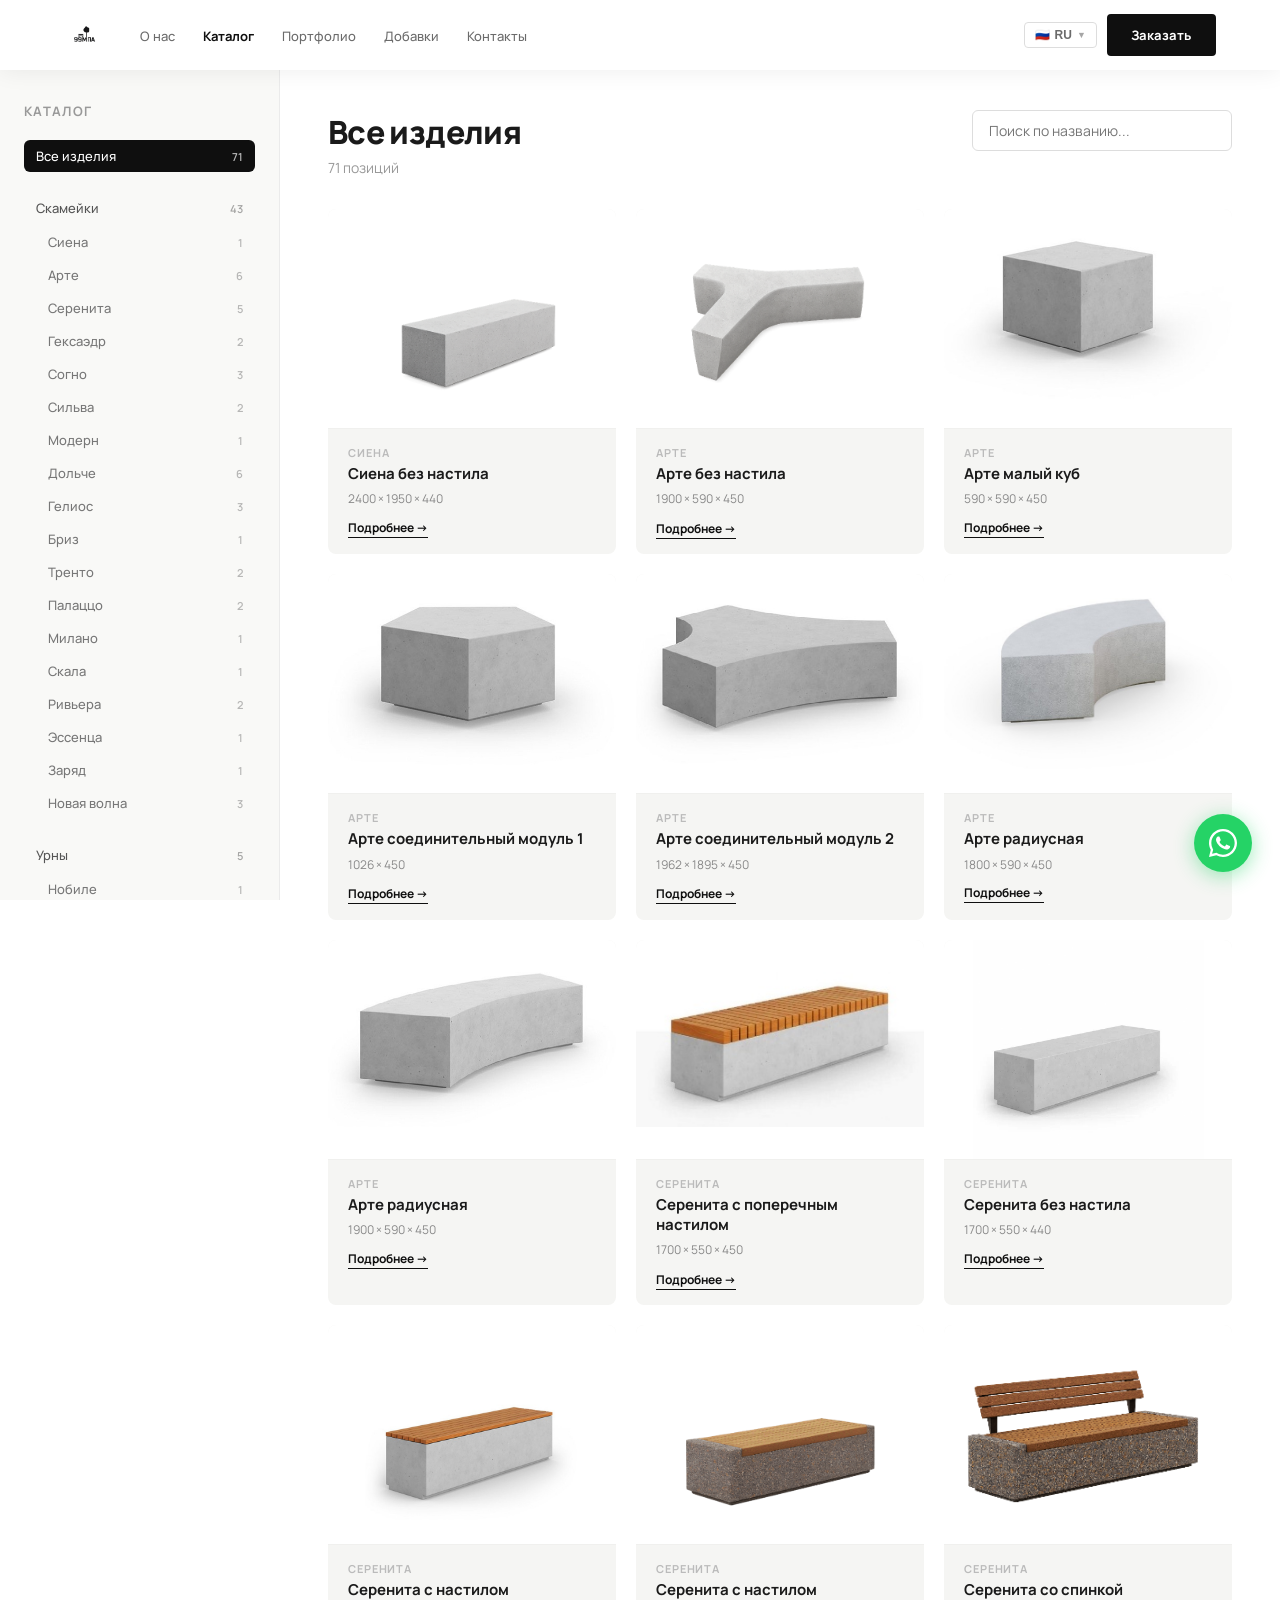
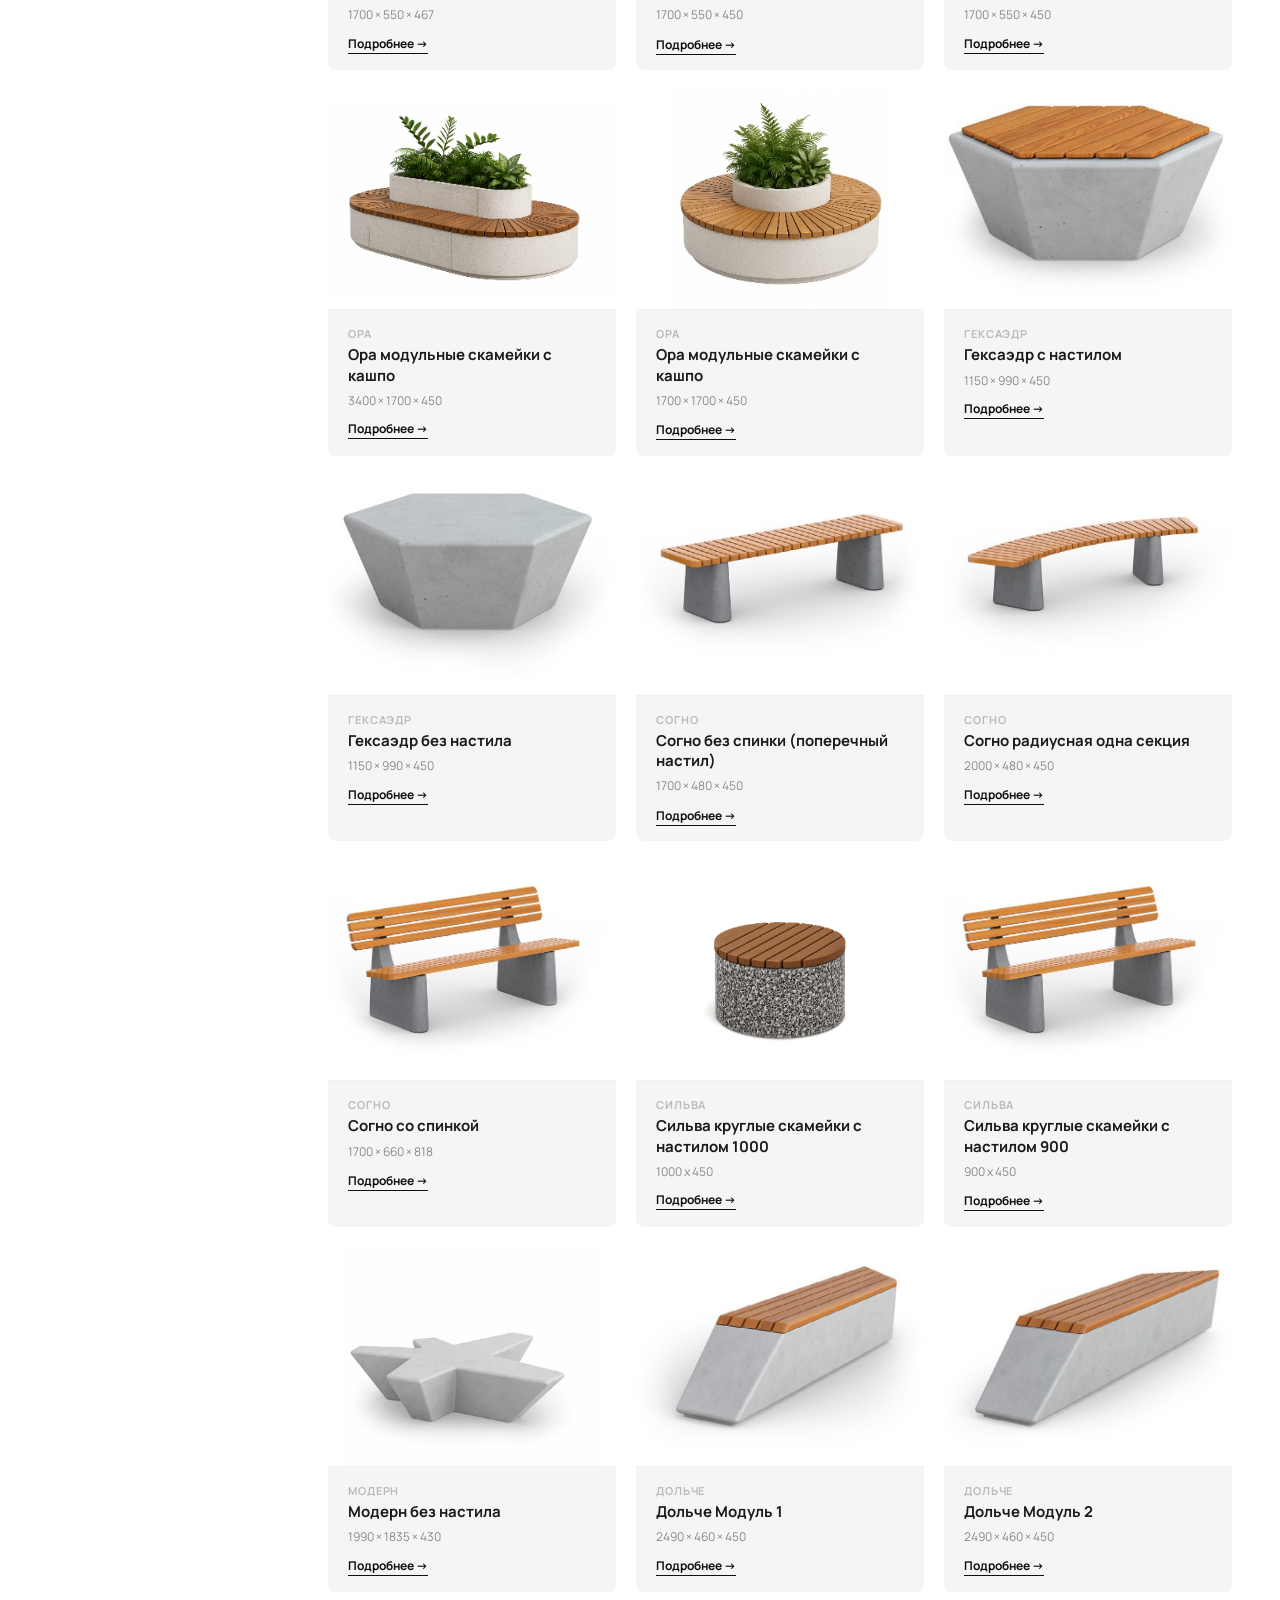
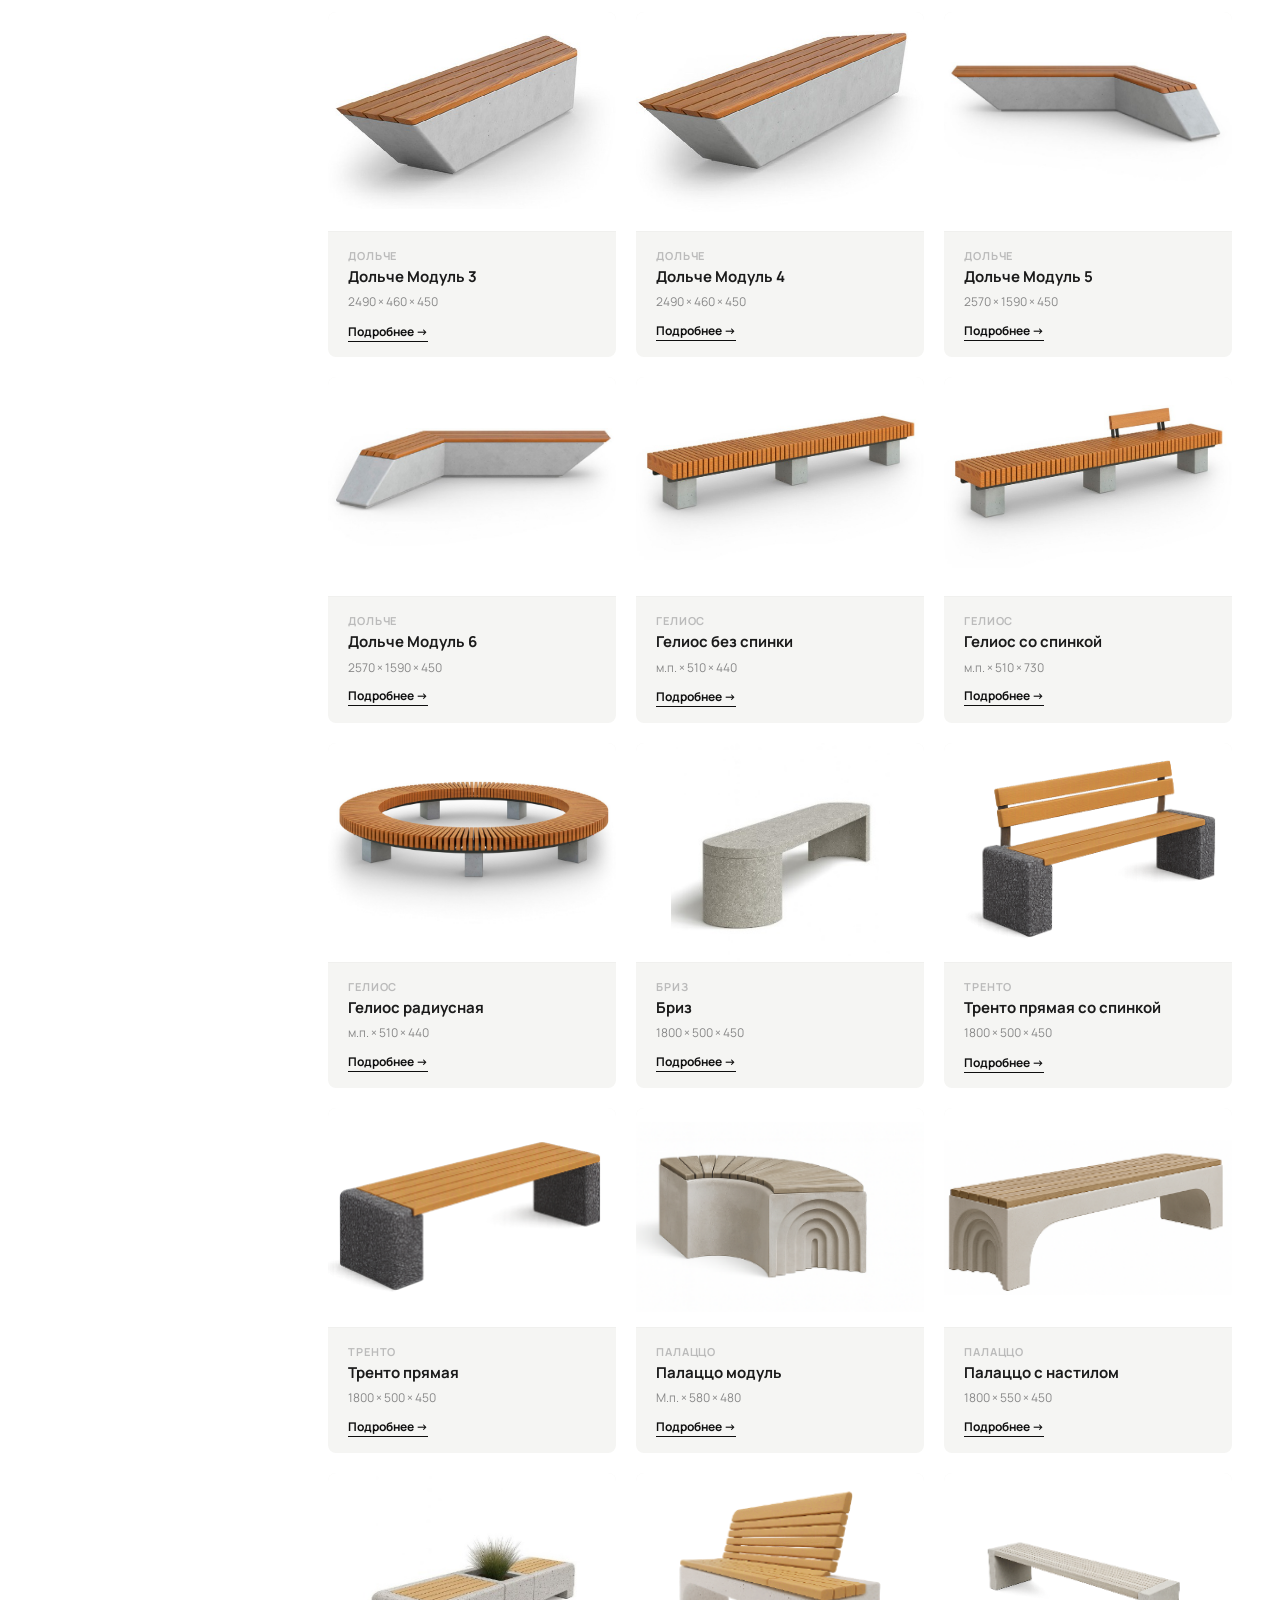
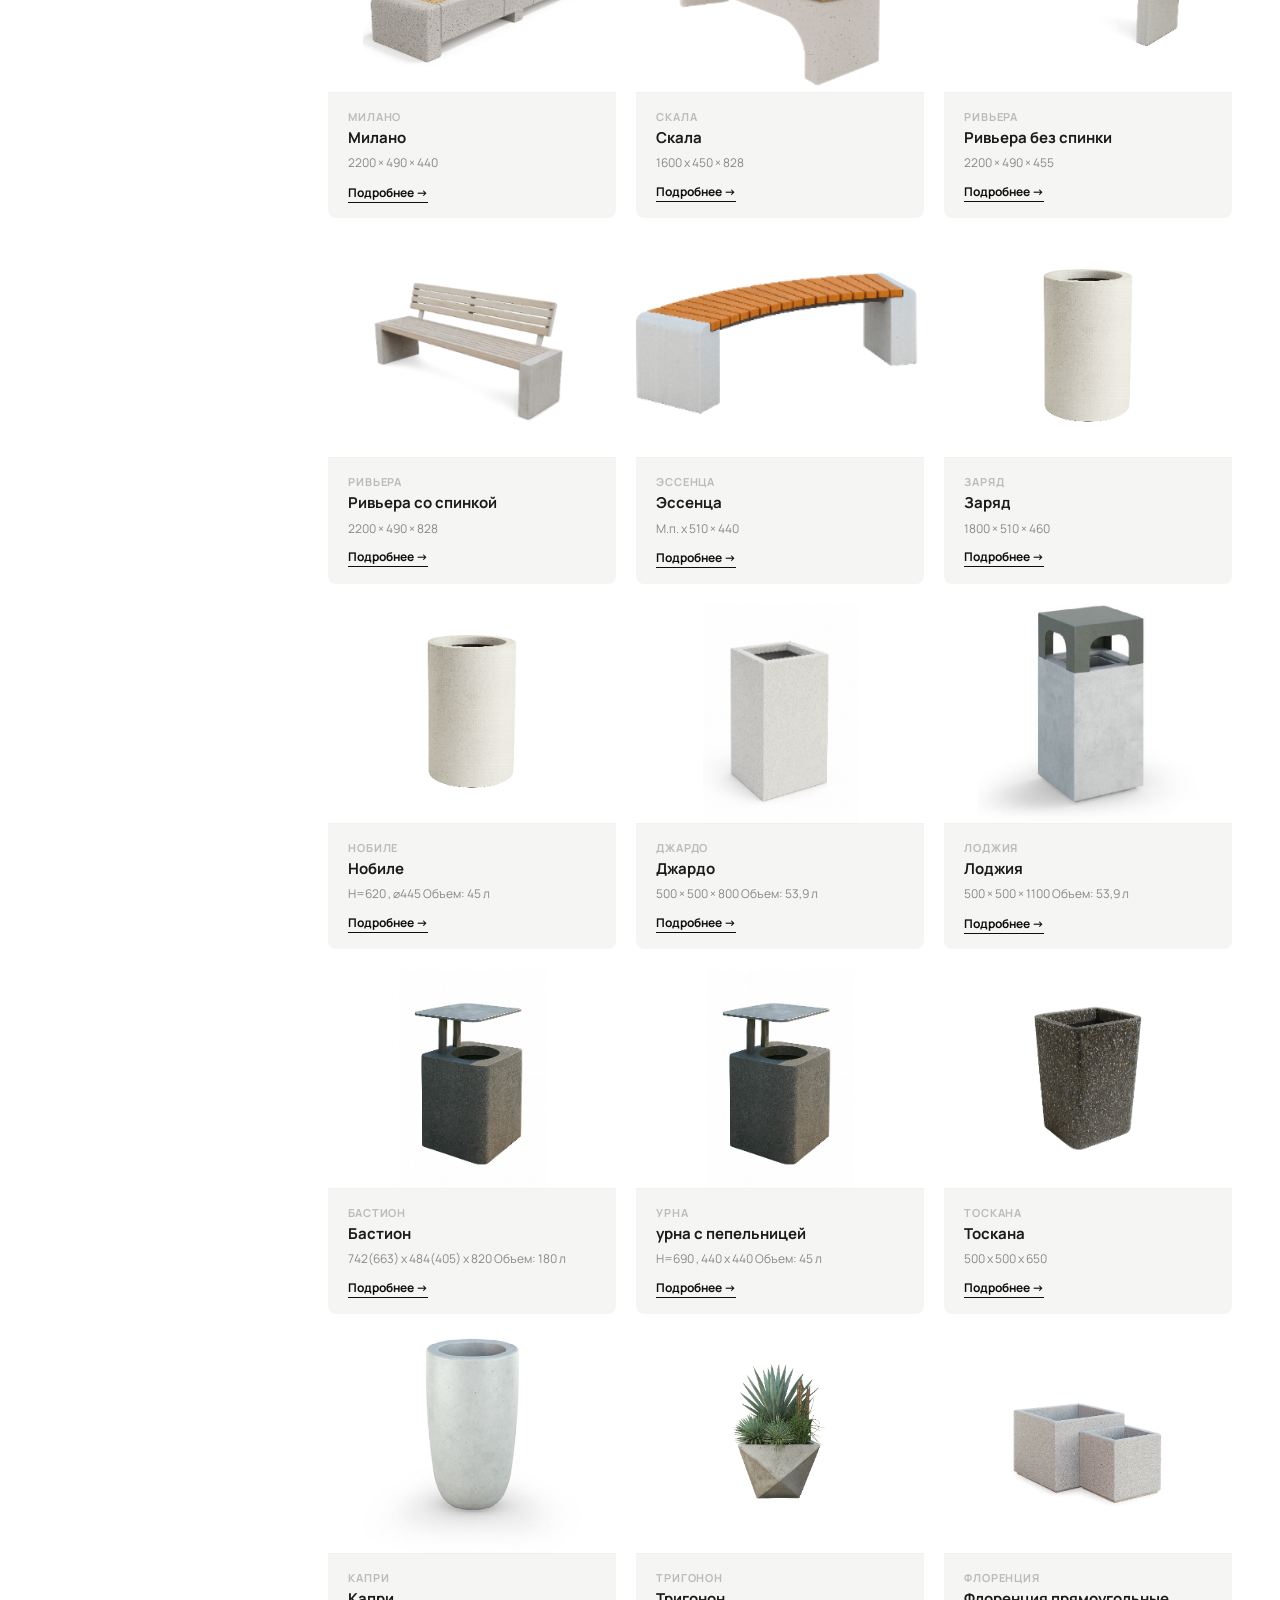
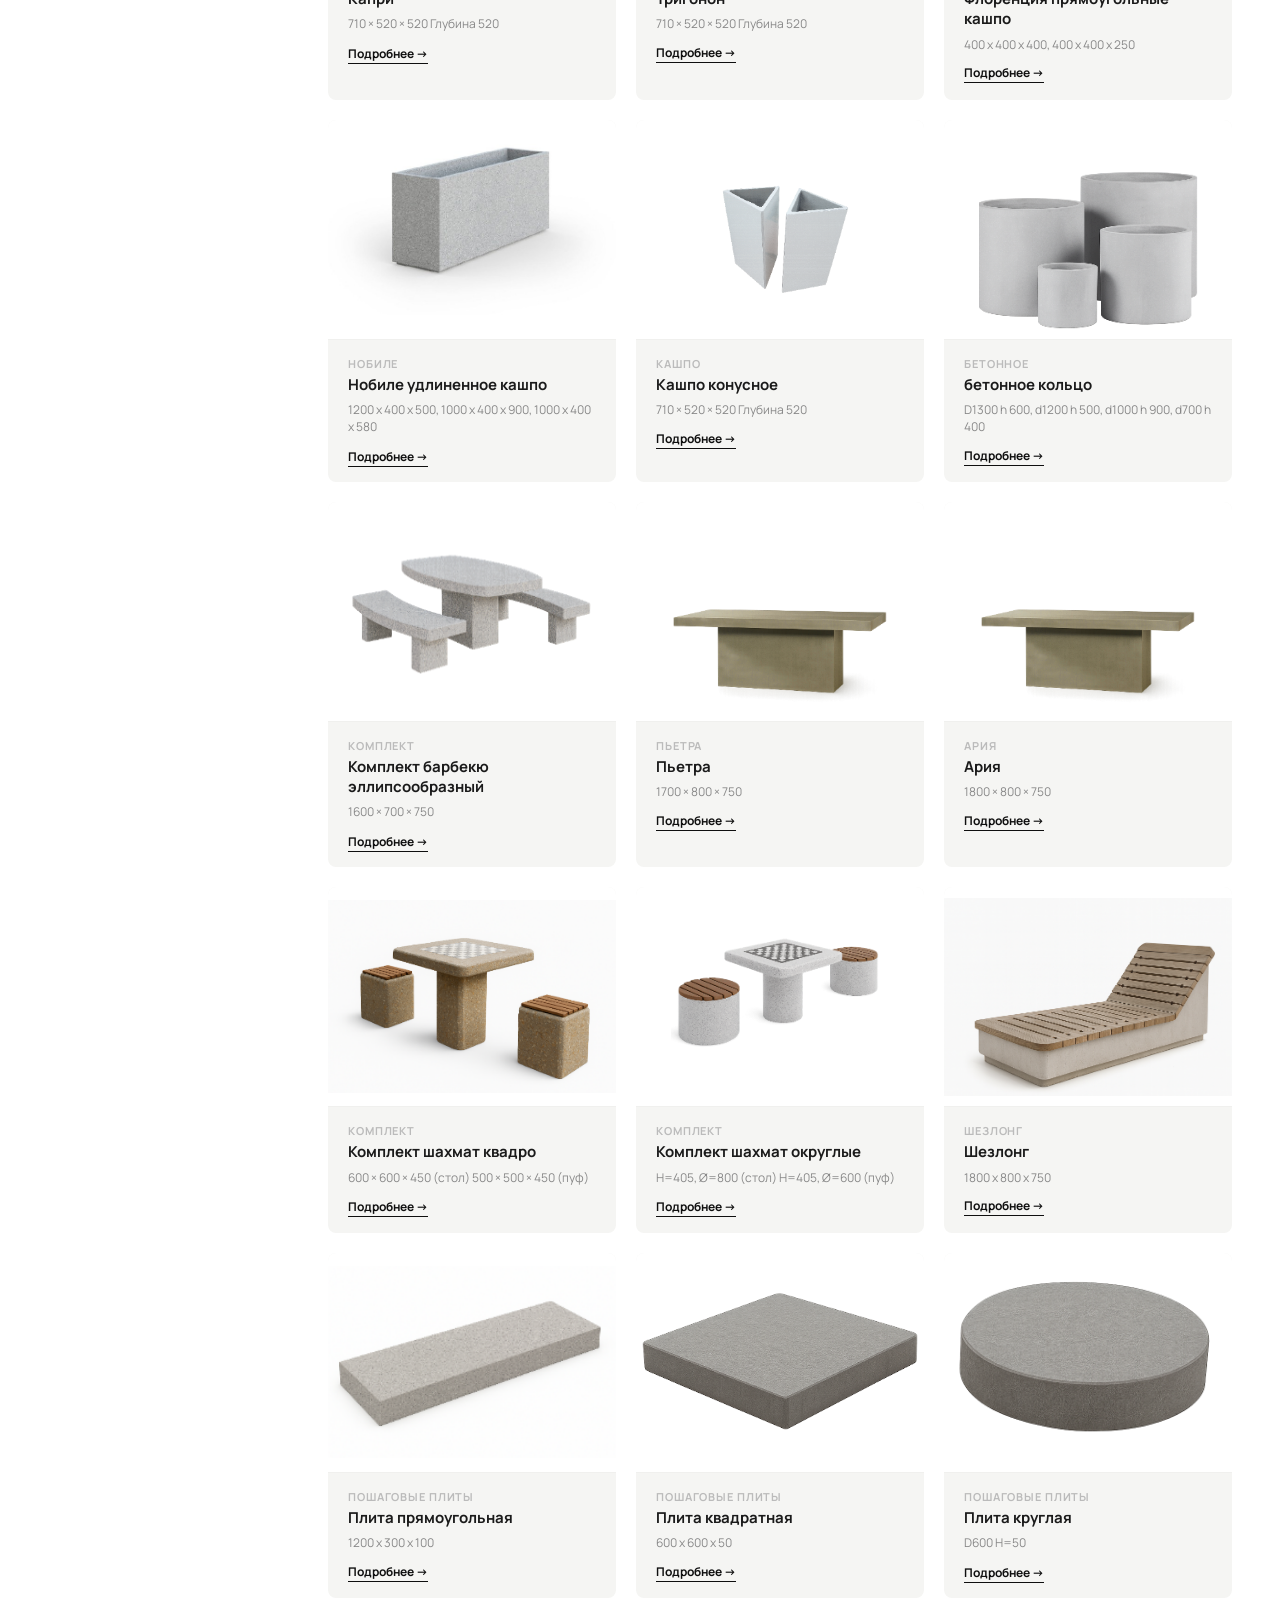
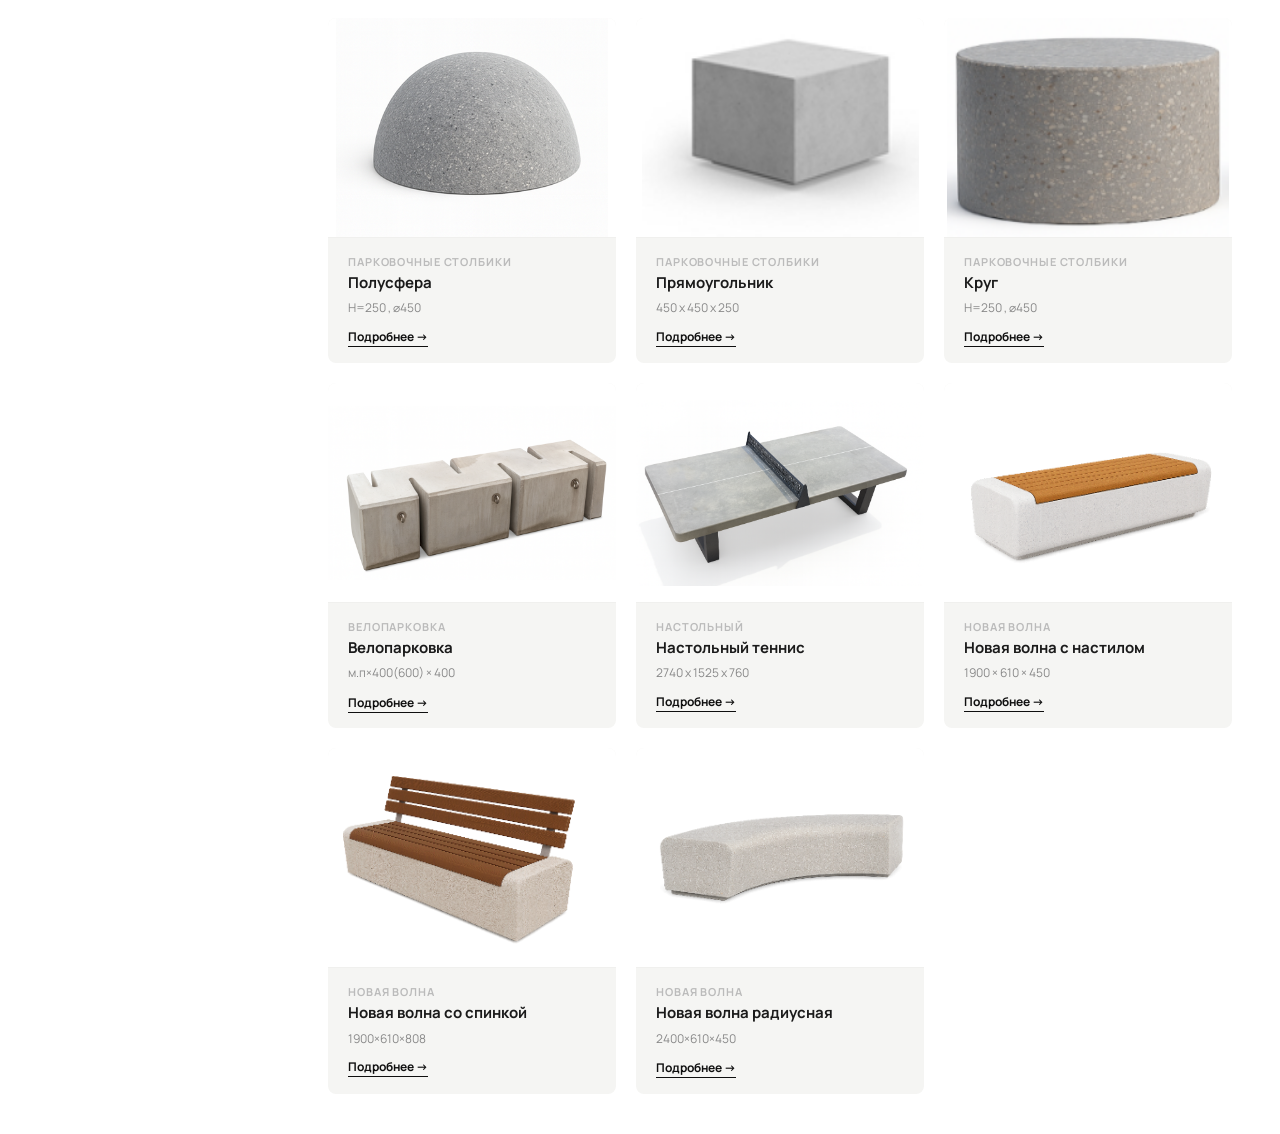
<file: catalog.html>
<!DOCTYPE html>
<html lang="ru">
<head>
  <meta charset="UTF-8">
  <meta name="viewport" content="width=device-width, initial-scale=1.0">
  <title>Каталог изделий — 99МПа | Скамейки, кашпо, урны из архитектурного бетона</title>
  <meta name="description" content="Каталог МАФов из архитектурного бетона: скамейки, кашпо, урны, мангалы, пошаговые плиты. 71 изделие. Индивидуальный размер, любой цвет по RAL. Казань.">
  <link rel="canonical" href="https://www.99mpa.com/catalog.html">
  <meta property="og:title" content="Каталог изделий — 99МПа">
  <meta property="og:description" content="71 изделие из архитектурного бетона. Индивидуальный размер и цвет по RAL.">
  <meta property="og:image" content="https://www.99mpa.com/images/hero.jpeg">
  <meta property="og:url" content="https://www.99mpa.com/catalog.html">
  <link rel="icon" type="image/jpeg" href="images/logo.jpg">
  <link rel="preconnect" href="https://fonts.googleapis.com">
  <link rel="preconnect" href="https://fonts.gstatic.com" crossorigin>
  <link href="https://fonts.googleapis.com/css2?family=Manrope:wght@400;500;600;700;800&display=swap" rel="stylesheet">
  <link rel="stylesheet" href="style.css">
  <link rel="stylesheet" href="catalog.css">
</head>
<body>

<nav class="nav scrolled" id="nav">
  <div class="nav__inner">
    <a href="index.html" class="nav__logo"><img src="images/logo.jpg" alt="99МПа" class="nav__logo-img"></a>
    <ul class="nav__links">
      <li><a href="index.html#about" data-i18n="nav_about">О нас</a></li>
      <li><a href="catalog.html" data-i18n="nav_products" style="color:#0f0f0f;font-weight:700">Каталог</a></li>
      <li><a href="portfolio.html" data-i18n="nav_portfolio">Портфолио</a></li>
      <li><a href="additive.html" data-i18n="nav_additive">Добавки</a></li>
      <li><a href="index.html#contact" data-i18n="nav_contact">Контакты</a></li>
    </ul>
    <div class="nav__right">
      <div class="lang-switcher"></div>
      <a href="index.html#contact" class="btn btn--sm">Заказать</a>
    </div>
    <button class="nav__burger" onclick="toggleCatalogMenu()">&#9776;</button>
  </div>
</nav>

<div class="catalog-layout">

  <!-- SIDEBAR -->
  <aside class="catalog-sidebar" id="sidebar">
    <h3 class="sidebar__title">Каталог</h3>
    <ul class="sidebar__menu" id="sidebar-menu">
      <li><a href="#" class="sidebar__link active" data-cat="all" data-series="">Все изделия <span class="sidebar__count" id="cnt-all"></span></a></li>
    </ul>
    <a href="index.html#contact" class="btn" style="width:100%;text-align:center;margin-top:24px">Запросить цену</a>
  </aside>

  <!-- MAIN -->
  <main class="catalog-main">
    <div class="catalog-header">
      <div>
        <h1 class="catalog-title" id="cat-title">Все изделия</h1>
        <p class="catalog-sub" id="cat-count"></p>
      </div>
      <div class="catalog-search">
        <input type="text" id="search" placeholder="Поиск по названию..." oninput="filterCatalog()">
      </div>
    </div>

    <div class="catalog-grid" id="catalog-grid"></div>
  </main>
</div>

<!-- MODAL -->
<div class="modal" id="modal" onclick="closeModal(event)">
  <div class="modal__box">
    <button class="modal__close" onclick="closeModal()">✕</button>
    <div class="modal__img" id="modal-img"></div>
    <div class="modal__body">
      <p class="modal__cat" id="modal-cat"></p>
      <h2 class="modal__title" id="modal-title"></h2>
      <p class="modal__size" id="modal-size"></p>
      <p class="modal__desc" id="modal-desc"></p>
      <p class="modal__price" id="modal-price"></p>
      <div style="display:flex;gap:12px;margin-top:24px;flex-wrap:wrap">
        <a id="modal-wa" href="#" target="_blank" class="btn" style="background:#25D366;border-color:#25D366;display:flex;align-items:center;gap:8px">
          <svg width="18" height="18" viewBox="0 0 24 24" fill="none"><path d="M17.472 14.382c-.297-.149-1.758-.867-2.03-.967-.273-.099-.471-.148-.67.15-.197.297-.767.966-.94 1.164-.173.199-.347.223-.644.075-.297-.15-1.255-.463-2.39-1.475-.883-.788-1.48-1.761-1.653-2.059-.173-.297-.018-.458.13-.606.134-.133.298-.347.446-.52.149-.174.198-.298.298-.497.099-.198.05-.371-.025-.52-.075-.149-.669-1.612-.916-2.207-.242-.579-.487-.5-.669-.51-.173-.008-.371-.01-.57-.01-.198 0-.52.074-.792.372-.272.297-1.04 1.016-1.04 2.479 0 1.462 1.065 2.875 1.213 3.074.149.198 2.096 3.2 5.077 4.487.709.306 1.262.489 1.694.625.712.227 1.36.195 1.871.118.571-.085 1.758-.719 2.006-1.413.248-.694.248-1.289.173-1.413-.074-.124-.272-.198-.57-.347z" fill="white"/><path d="M12 0C5.373 0 0 5.373 0 12c0 2.136.558 4.136 1.532 5.875L0 24l6.324-1.508A11.955 11.955 0 0012 24c6.627 0 12-5.373 12-12S18.627 0 12 0zm0 22c-1.9 0-3.675-.502-5.21-1.378l-.374-.22-3.753.895.942-3.655-.242-.376A9.956 9.956 0 012 12C2 6.477 6.477 2 12 2s10 4.477 10 10-4.477 10-10 10z" fill="white"/></svg>
          Написать в WhatsApp
        </a>
        <a href="index.html#contact" class="btn btn--outline-dark">Оставить заявку</a>
      </div>
    </div>
  </div>
</div>

<a href="https://wa.me/79503208844" class="wa-float" target="_blank">
  <svg width="28" height="28" viewBox="0 0 24 24" fill="none"><path d="M17.472 14.382c-.297-.149-1.758-.867-2.03-.967-.273-.099-.471-.148-.67.15-.197.297-.767.966-.94 1.164-.173.199-.347.223-.644.075-.297-.15-1.255-.463-2.39-1.475-.883-.788-1.48-1.761-1.653-2.059-.173-.297-.018-.458.13-.606.134-.133.298-.347.446-.52.149-.174.198-.298.298-.497.099-.198.05-.371-.025-.52-.075-.149-.669-1.612-.916-2.207-.242-.579-.487-.5-.669-.51-.173-.008-.371-.01-.57-.01-.198 0-.52.074-.792.372-.272.297-1.04 1.016-1.04 2.479 0 1.462 1.065 2.875 1.213 3.074.149.198 2.096 3.2 5.077 4.487.709.306 1.262.489 1.694.625.712.227 1.36.195 1.871.118.571-.085 1.758-.719 2.006-1.413.248-.694.248-1.289.173-1.413-.074-.124-.272-.198-.57-.347z" fill="white"/><path d="M12 0C5.373 0 0 5.373 0 12c0 2.136.558 4.136 1.532 5.875L0 24l6.324-1.508A11.955 11.955 0 0012 24c6.627 0 12-5.373 12-12S18.627 0 12 0zm0 22c-1.9 0-3.675-.502-5.21-1.378l-.374-.22-3.753.895.942-3.655-.242-.376A9.956 9.956 0 012 12C2 6.477 6.477 2 12 2s10 4.477 10 10-4.477 10-10 10z" fill="white"/></svg>
</a>

<script src="i18n.js"></script>
<script src="nav.js"></script>
<script src="catalog_data.js"></script>
<script src="catalog.js"></script>
</body>
</html>
</file>
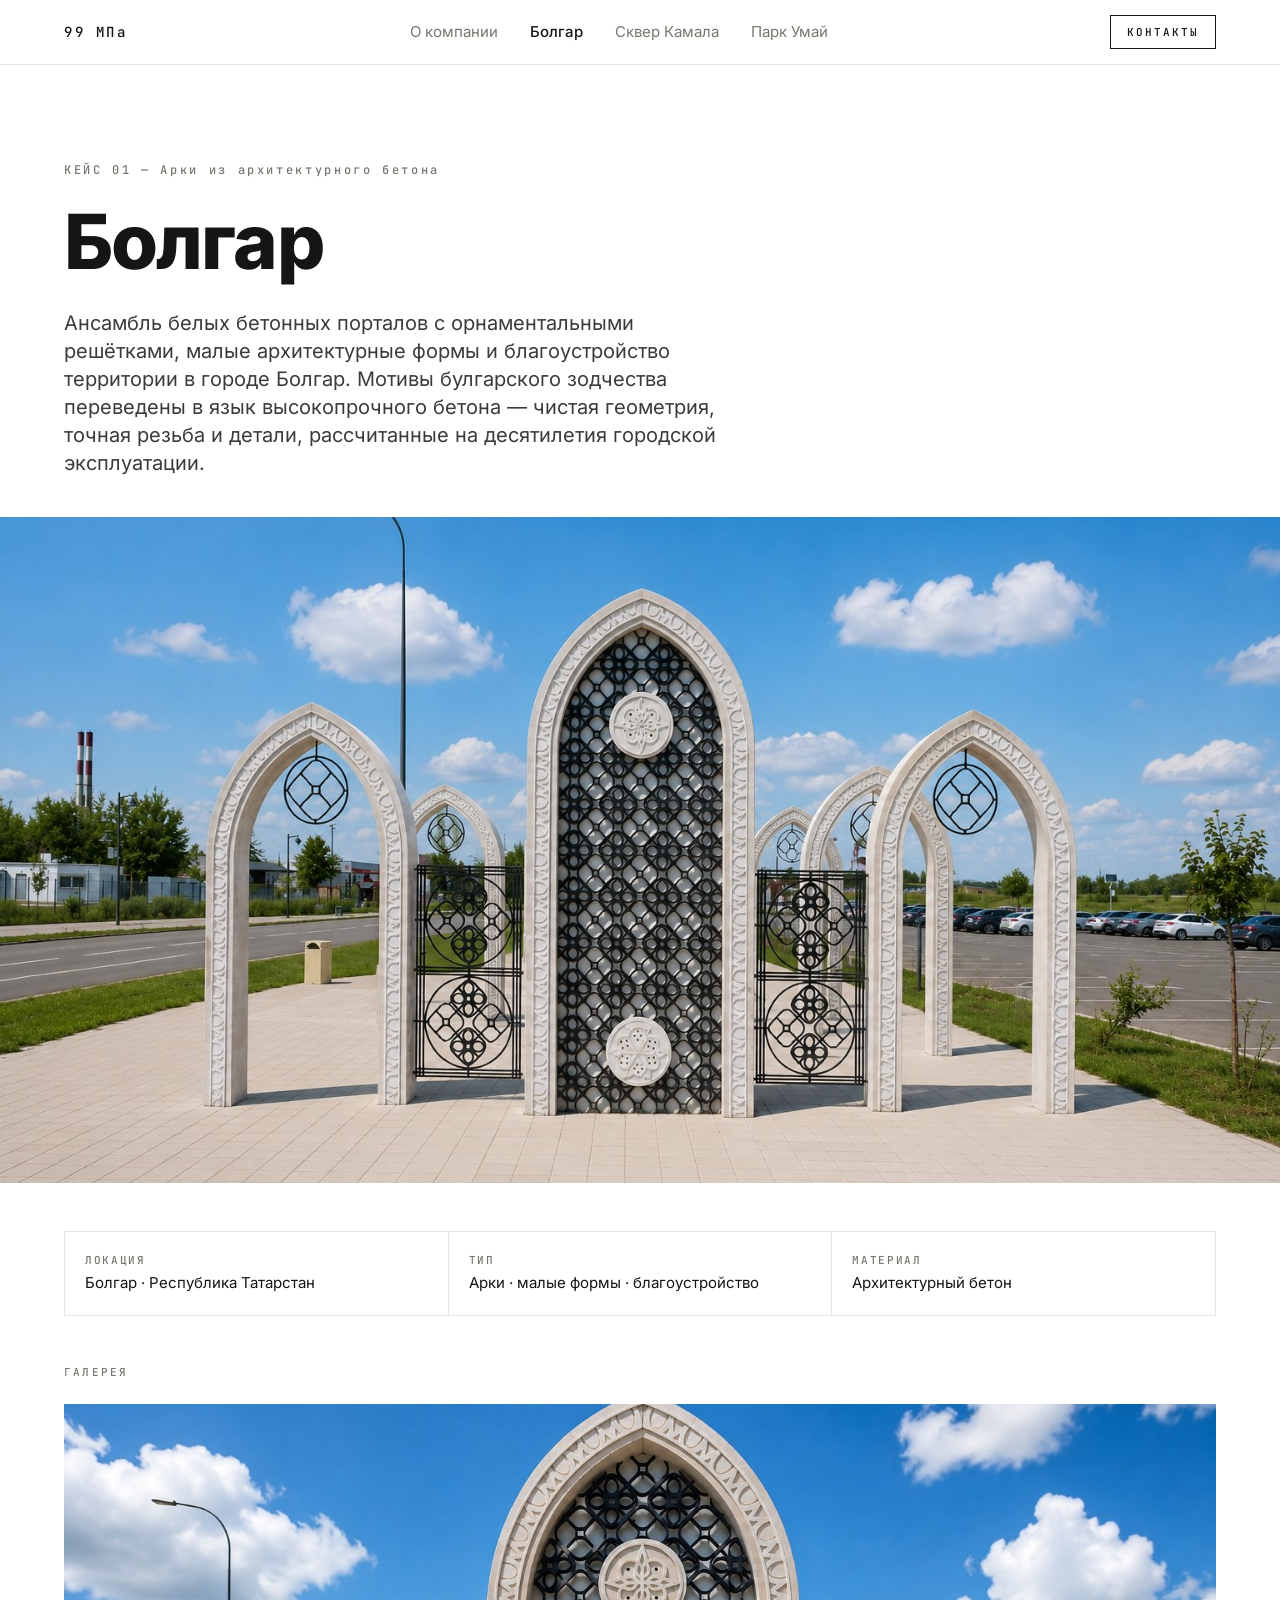
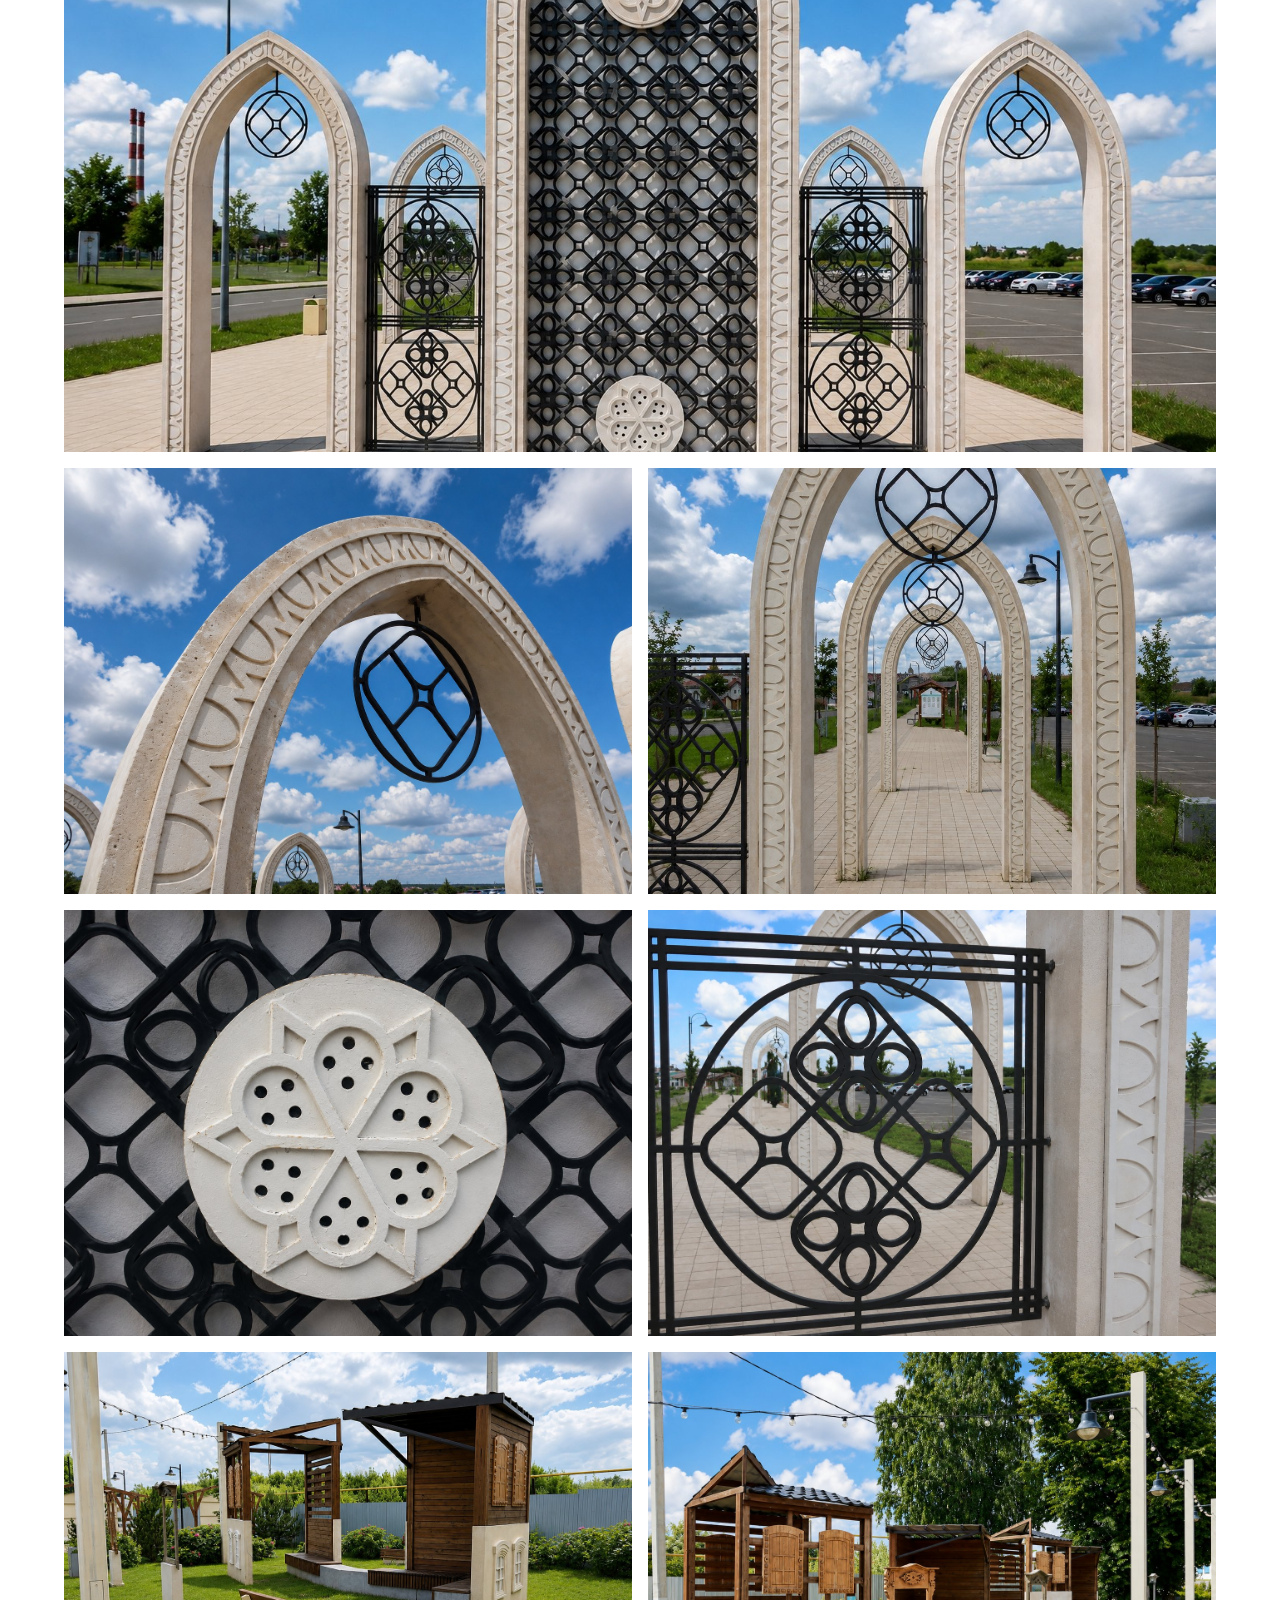
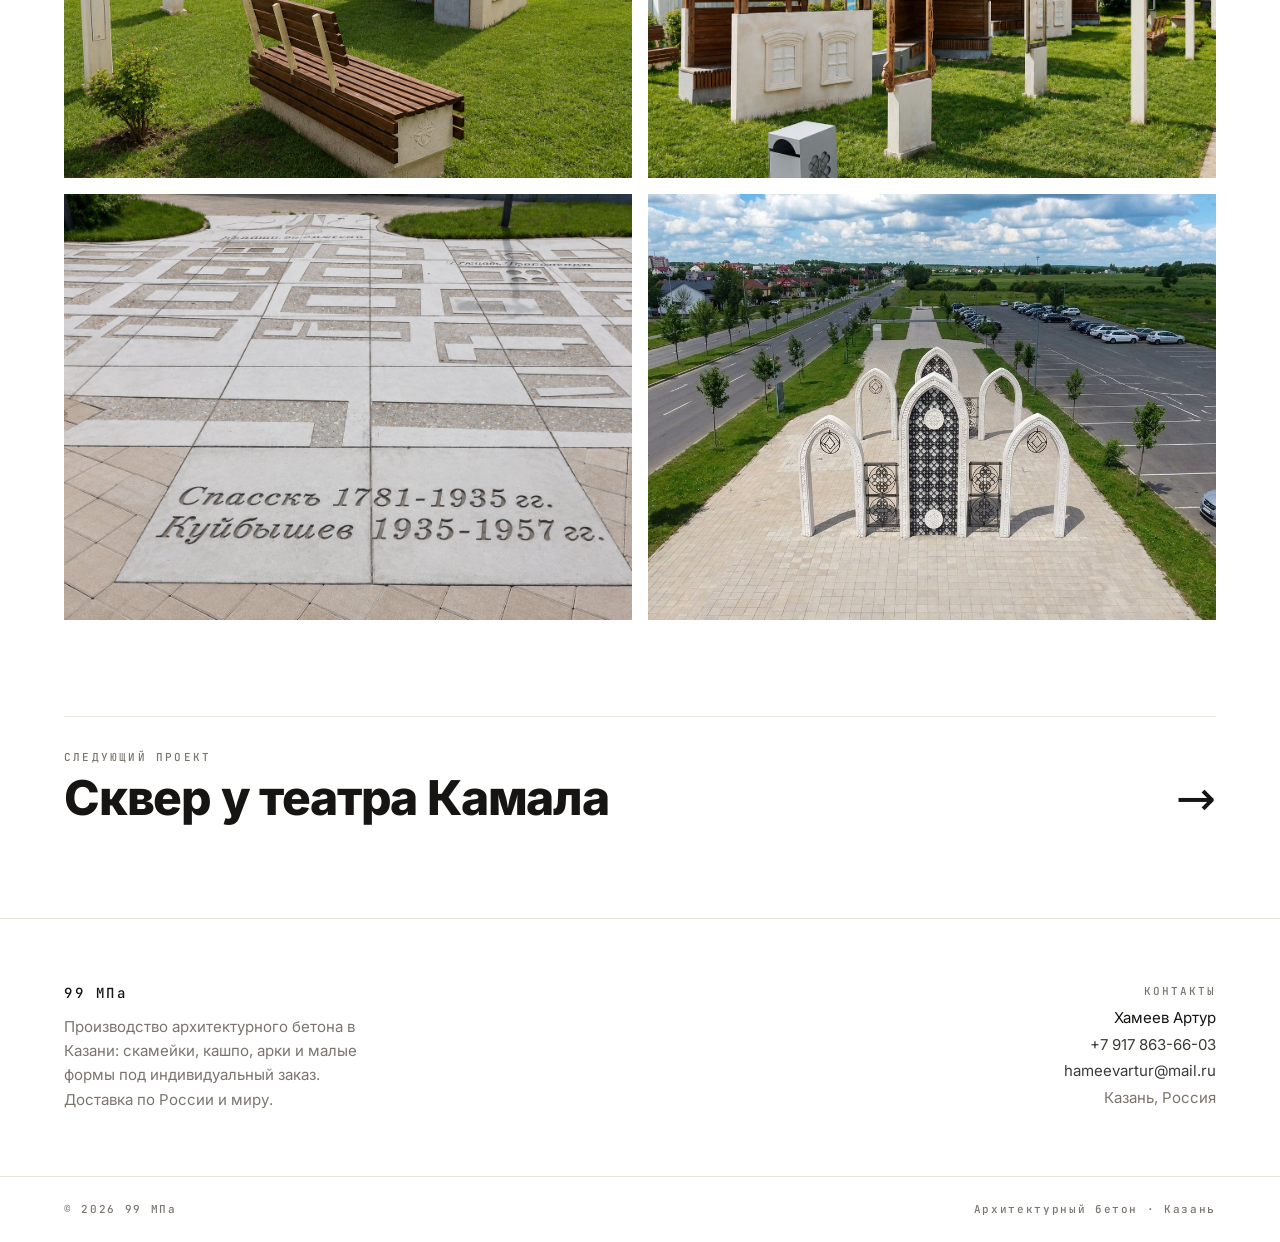
<file: realizovannye-obekty/bolgar.html>
<!DOCTYPE html><html lang="ru"><head>
<meta charset="utf-8">
<meta name="viewport" content="width=device-width, initial-scale=1">
<title>99 МПа — Болгар</title>
<link rel="stylesheet" href="assets/css/fonts.css">
<link rel="stylesheet" href="assets/css/styles.css">
</head>
<body class="bg-bg font-sans text-ink antialiased">
<header class="sticky top-0 z-40 bg-bg/90 backdrop-blur-sm border-b border-line">
<nav class="max-w-container mx-auto px-6 h-16 flex items-center justify-between">
<a href="index.html" class="font-mono text-sm tracking-[0.18em] text-ink">99&nbsp;МПа</a>
<div class="hidden md:flex items-center gap-8 text-[15px]">
<a class="text-muted hover:text-ink transition-colors" href="index.html">О&nbsp;компании</a>
<a class="text-ink font-medium" href="bolgar.html">Болгар</a>
<a class="text-muted hover:text-ink transition-colors" href="kamal-square.html">Сквер&nbsp;Камала</a>
<a class="text-muted hover:text-ink transition-colors" href="umai-park.html">Парк&nbsp;Умай</a>
</div>
<a href="mailto:hameevartur@mail.ru" class="font-mono text-[11px] tracking-[0.18em] border border-ink text-ink px-4 py-2 hover:bg-ink hover:text-white transition-colors">КОНТАКТЫ</a>
</nav>
</header>
<main>
<section class="max-w-container mx-auto px-6 pt-16 md:pt-24 pb-10">
<p class="font-mono text-[12px] tracking-[0.22em] text-muted mb-6">КЕЙС&nbsp;01 — Арки из архитектурного бетона</p>
<h1 class="text-[44px] md:text-[76px] font-extrabold tracking-tight leading-[1.02]">Болгар</h1>
<p class="mt-7 max-w-2xl text-lg md:text-xl text-ink-soft leading-relaxed">Ансамбль белых бетонных порталов с орнаментальными решётками, малые архитектурные формы и благоустройство территории в городе Болгар. Мотивы булгарского зодчества переведены в язык высокопрочного бетона — чистая геометрия, точная резьба и детали, рассчитанные на десятилетия городской эксплуатации.</p>
</section>
<figure class="w-full bg-paper"><img class="w-full h-[52vh] md:h-[74vh] object-cover" src="assets/img/bolgar/bolgar-hero.jpg" alt="Болгар"></figure>
<section class="max-w-container mx-auto px-6 py-12">
<div class="grid grid-cols-2 md:grid-cols-3 gap-px bg-line border border-line">
<div class="bg-bg p-5"><div class="font-mono text-[11px] tracking-[0.15em] text-muted mb-1">ЛОКАЦИЯ</div><div class="text-ink text-[15px]">Болгар · Республика Татарстан</div></div>
<div class="bg-bg p-5"><div class="font-mono text-[11px] tracking-[0.15em] text-muted mb-1">ТИП</div><div class="text-ink text-[15px]">Арки · малые формы · благоустройство</div></div>
<div class="bg-bg p-5"><div class="font-mono text-[11px] tracking-[0.15em] text-muted mb-1">МАТЕРИАЛ</div><div class="text-ink text-[15px]">Архитектурный бетон</div></div>
</div>
</section>
<section class="max-w-container mx-auto px-6 pb-8">
<p class="font-mono text-[11px] tracking-[0.2em] text-muted mb-6">ГАЛЕРЕЯ</p>
<div class="grid grid-cols-1 md:grid-cols-2 gap-4">
<figure class="md:col-span-2 overflow-hidden bg-paper"><img loading="lazy" class="w-full h-full object-cover aspect-[16/9]" src="assets/img/bolgar/bolgar-01.jpg" alt="Болгар"></figure>
<figure class=" overflow-hidden bg-paper"><img loading="lazy" class="w-full h-full object-cover aspect-[4/3]" src="assets/img/bolgar/bolgar-02.jpg" alt="Болгар"></figure>
<figure class=" overflow-hidden bg-paper"><img loading="lazy" class="w-full h-full object-cover aspect-[4/3]" src="assets/img/bolgar/bolgar-03.jpg" alt="Болгар"></figure>
<figure class=" overflow-hidden bg-paper"><img loading="lazy" class="w-full h-full object-cover aspect-[4/3]" src="assets/img/bolgar/bolgar-04.jpg" alt="Болгар"></figure>
<figure class=" overflow-hidden bg-paper"><img loading="lazy" class="w-full h-full object-cover aspect-[4/3]" src="assets/img/bolgar/bolgar-05.jpg" alt="Болгар"></figure>
<figure class=" overflow-hidden bg-paper"><img loading="lazy" class="w-full h-full object-cover aspect-[4/3]" src="assets/img/bolgar/bolgar-06.jpg" alt="Болгар"></figure>
<figure class=" overflow-hidden bg-paper"><img loading="lazy" class="w-full h-full object-cover aspect-[4/3]" src="assets/img/bolgar/bolgar-07.jpg" alt="Болгар"></figure>
<figure class=" overflow-hidden bg-paper"><img loading="lazy" class="w-full h-full object-cover aspect-[4/3]" src="assets/img/bolgar/bolgar-08.jpg" alt="Болгар"></figure>
<figure class=" overflow-hidden bg-paper"><img loading="lazy" class="w-full h-full object-cover aspect-[4/3]" src="assets/img/bolgar/bolgar-09.jpg" alt="Болгар"></figure>
</div>
</section>
<section class="max-w-container mx-auto px-6 mt-16">
<a href="kamal-square.html" class="group block border-t border-line pt-8">
<div class="font-mono text-[11px] tracking-[0.2em] text-muted mb-2">СЛЕДУЮЩИЙ ПРОЕКТ</div>
<div class="flex items-center justify-between">
<span class="text-3xl md:text-5xl font-extrabold tracking-tight group-hover:opacity-60 transition-opacity">Сквер у театра Камала</span>
<span class="text-3xl md:text-5xl">→</span>
</div></a>
</section>
</main>
<footer class="border-t border-line mt-24">
<div class="max-w-container mx-auto px-6 py-16 grid gap-10 md:grid-cols-2">
<div>
<div class="font-mono text-sm tracking-[0.18em] text-ink mb-3">99&nbsp;МПа</div>
<p class="text-muted max-w-xs text-[15px] leading-relaxed">Производство архитектурного бетона в Казани: скамейки, кашпо, арки и малые формы под индивидуальный заказ. Доставка по России и миру.</p>
</div>
<div class="md:text-right space-y-1 text-[15px]">
<div class="font-mono text-[11px] tracking-[0.18em] text-muted mb-2">КОНТАКТЫ</div>
<div class="text-ink">Хамеев Артур</div>
<div><a class="text-ink-soft hover:text-ink transition-colors" href="tel:+79178636603">+7 917 863-66-03</a></div>
<div><a class="text-ink-soft hover:text-ink transition-colors" href="mailto:hameevartur@mail.ru">hameevartur@mail.ru</a></div>
<div class="text-muted">Казань, Россия</div>
</div>
</div>
<div class="border-t border-line"><div class="max-w-container mx-auto px-6 py-6 font-mono text-[11px] tracking-[0.15em] text-muted flex flex-col sm:flex-row gap-2 sm:justify-between"><span>© 2026 99 МПа</span><span>Архитектурный бетон · Казань</span></div></div>
</footer>
</body></html>
</file>
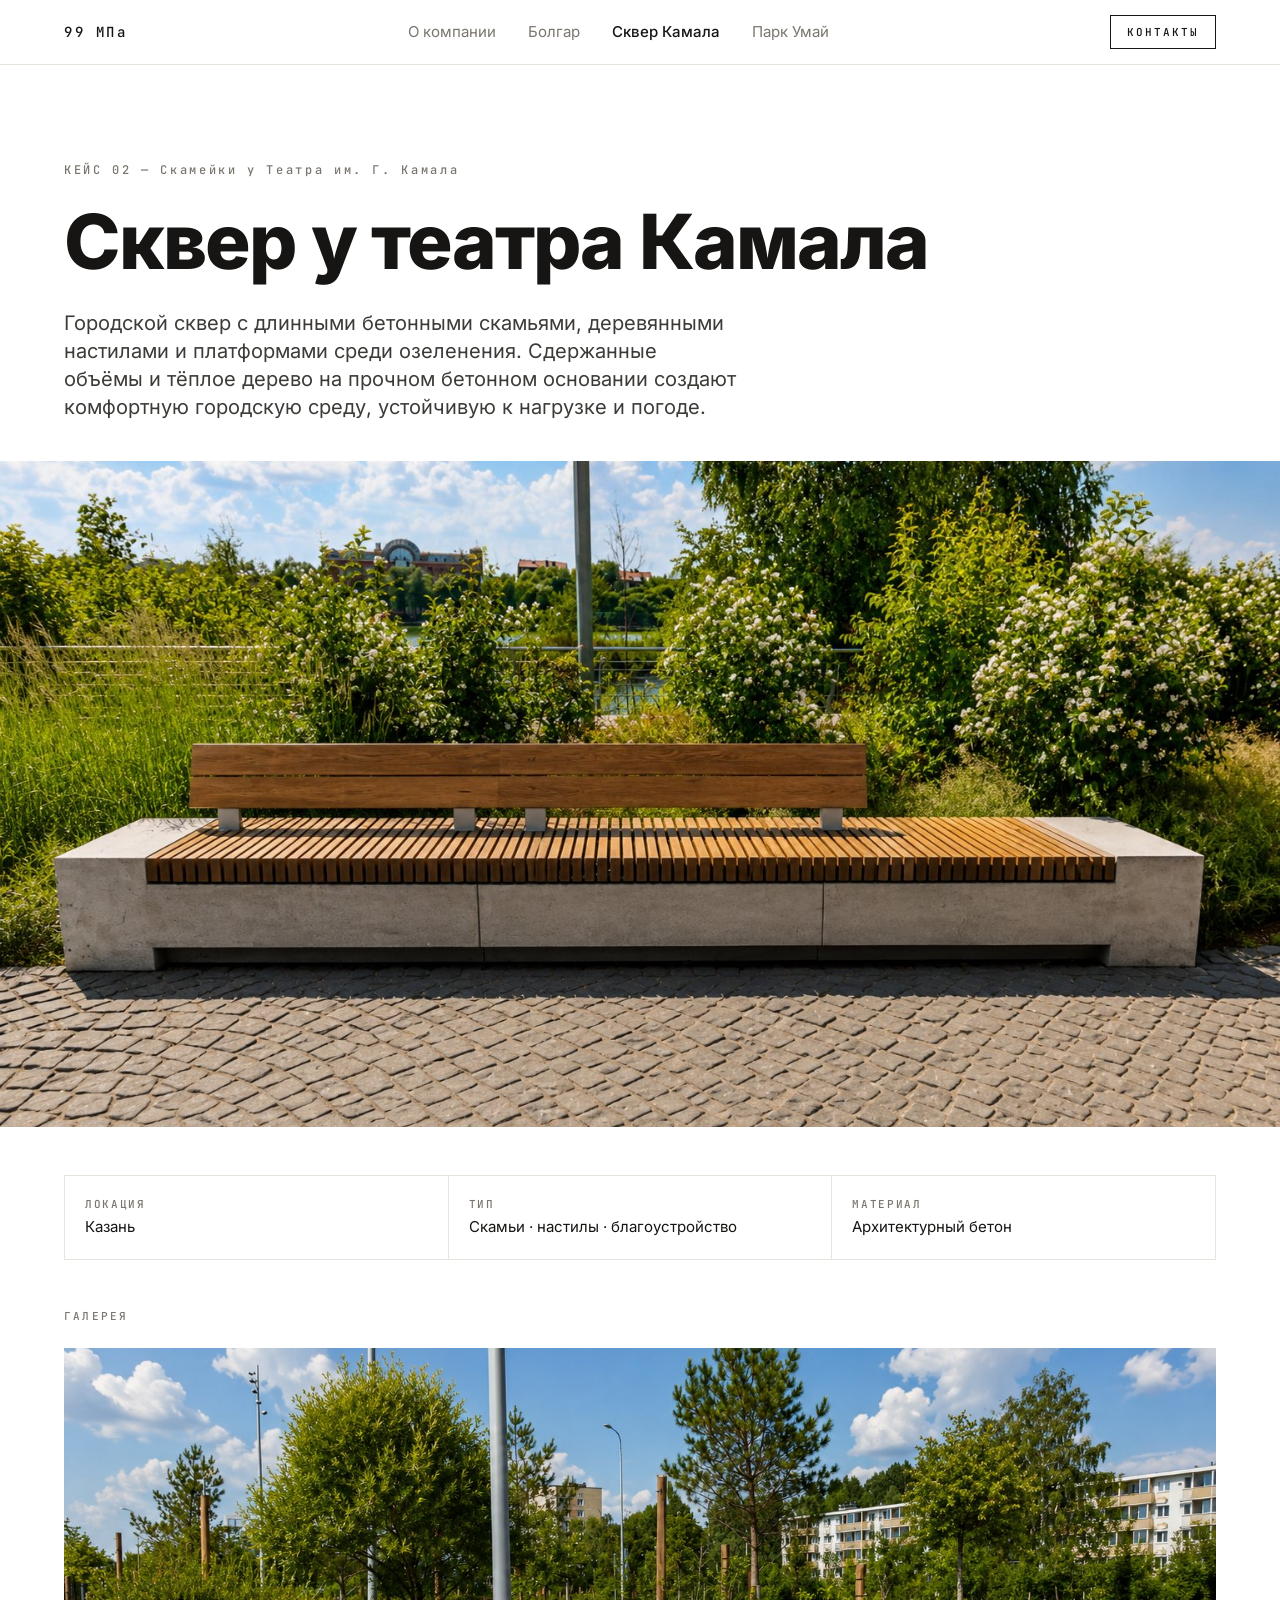
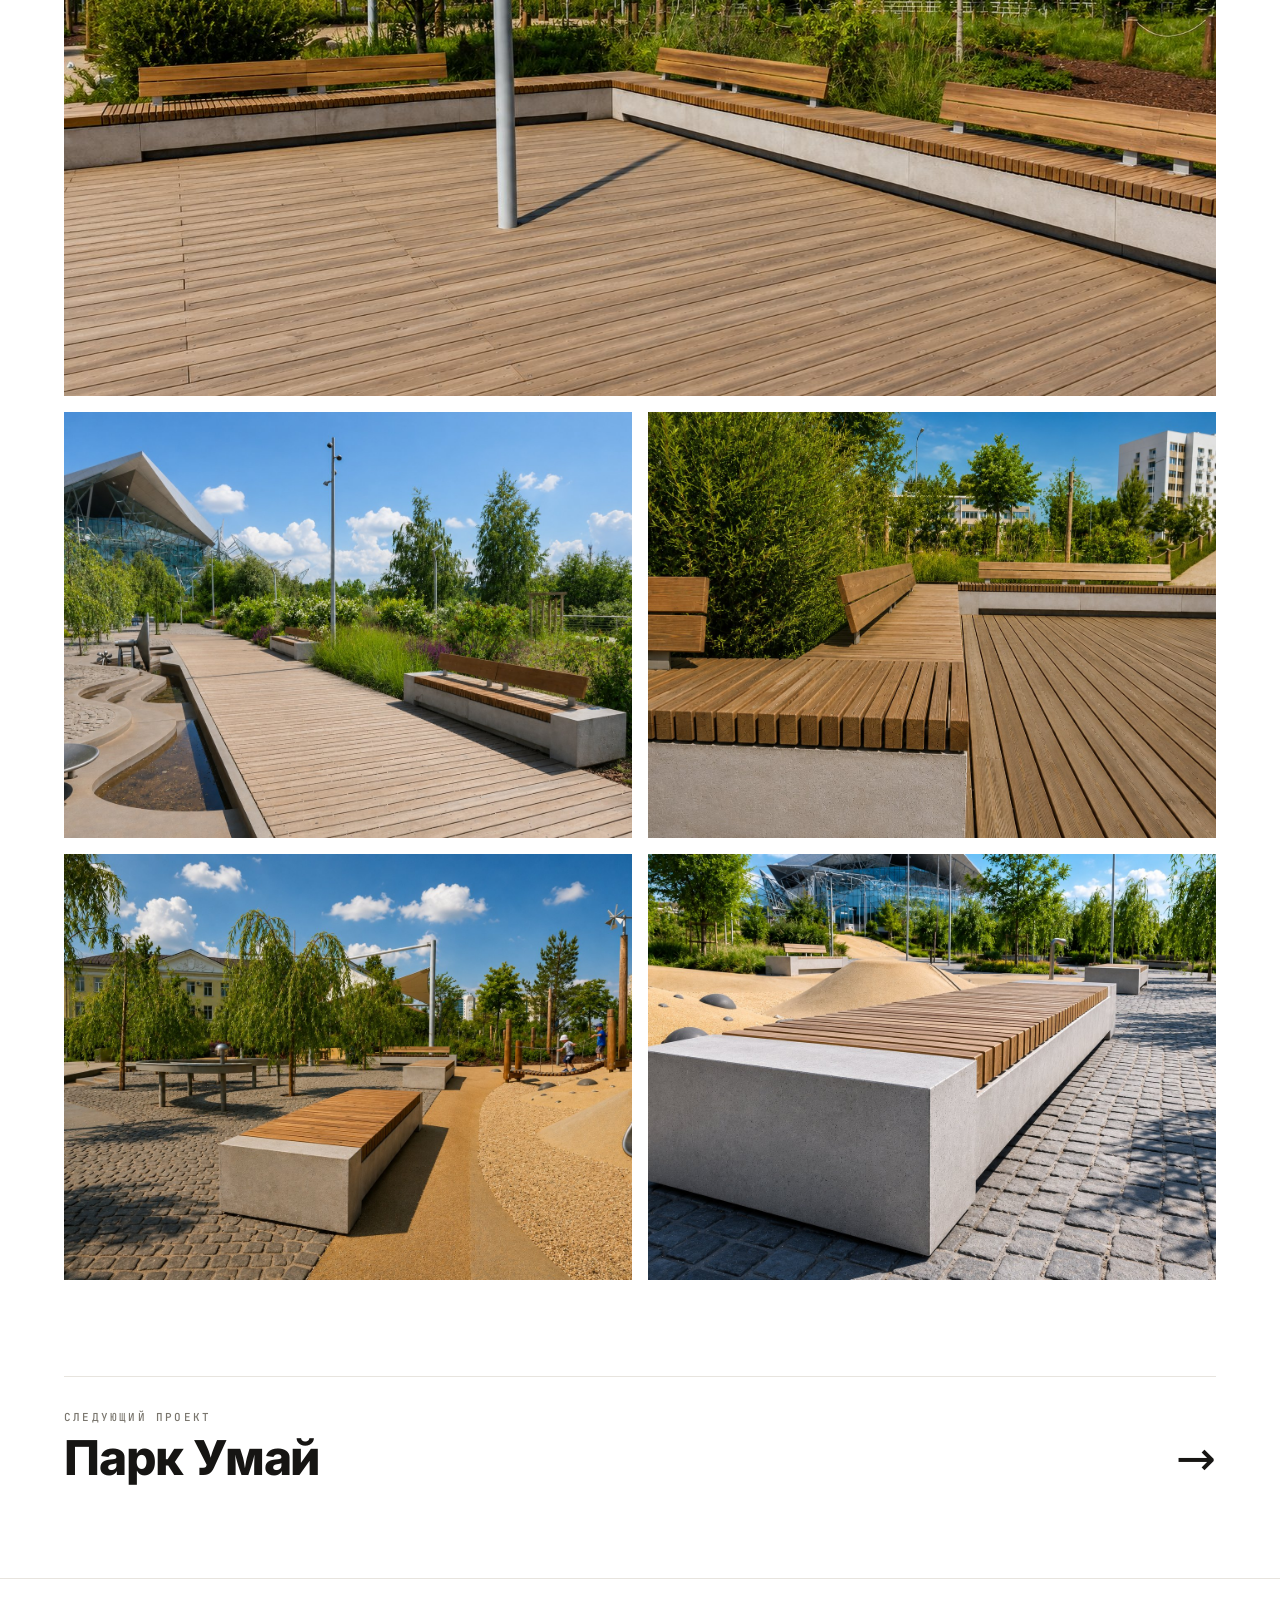
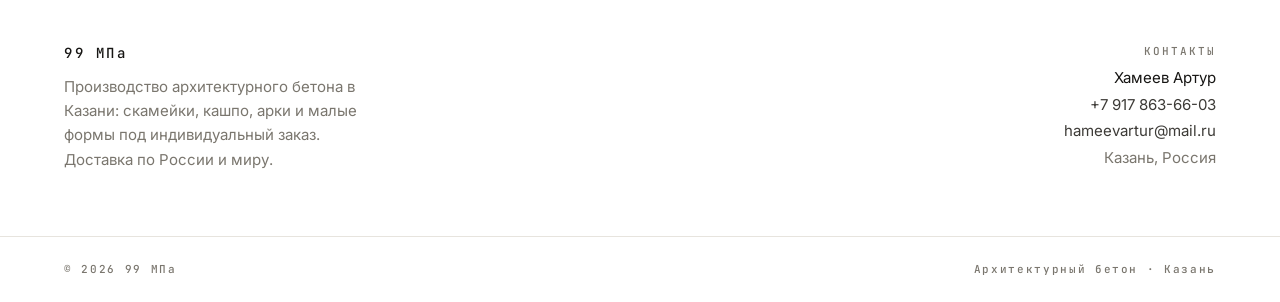
<file: realizovannye-obekty/kamal-square.html>
<!DOCTYPE html><html lang="ru"><head>
<meta charset="utf-8">
<meta name="viewport" content="width=device-width, initial-scale=1">
<title>99 МПа — Сквер у театра Камала</title>
<link rel="stylesheet" href="assets/css/fonts.css">
<link rel="stylesheet" href="assets/css/styles.css">
</head>
<body class="bg-bg font-sans text-ink antialiased">
<header class="sticky top-0 z-40 bg-bg/90 backdrop-blur-sm border-b border-line">
<nav class="max-w-container mx-auto px-6 h-16 flex items-center justify-between">
<a href="index.html" class="font-mono text-sm tracking-[0.18em] text-ink">99&nbsp;МПа</a>
<div class="hidden md:flex items-center gap-8 text-[15px]">
<a class="text-muted hover:text-ink transition-colors" href="index.html">О&nbsp;компании</a>
<a class="text-muted hover:text-ink transition-colors" href="bolgar.html">Болгар</a>
<a class="text-ink font-medium" href="kamal-square.html">Сквер&nbsp;Камала</a>
<a class="text-muted hover:text-ink transition-colors" href="umai-park.html">Парк&nbsp;Умай</a>
</div>
<a href="mailto:hameevartur@mail.ru" class="font-mono text-[11px] tracking-[0.18em] border border-ink text-ink px-4 py-2 hover:bg-ink hover:text-white transition-colors">КОНТАКТЫ</a>
</nav>
</header>
<main>
<section class="max-w-container mx-auto px-6 pt-16 md:pt-24 pb-10">
<p class="font-mono text-[12px] tracking-[0.22em] text-muted mb-6">КЕЙС&nbsp;02 — Скамейки у Театра им. Г. Камала</p>
<h1 class="text-[44px] md:text-[76px] font-extrabold tracking-tight leading-[1.02]">Сквер у театра Камала</h1>
<p class="mt-7 max-w-2xl text-lg md:text-xl text-ink-soft leading-relaxed">Городской сквер с длинными бетонными скамьями, деревянными настилами и платформами среди озеленения. Сдержанные объёмы и тёплое дерево на прочном бетонном основании создают комфортную городскую среду, устойчивую к нагрузке и погоде.</p>
</section>
<figure class="w-full bg-paper"><img class="w-full h-[52vh] md:h-[74vh] object-cover" src="assets/img/kamal/kamal-hero.jpg" alt="Сквер у театра Камала"></figure>
<section class="max-w-container mx-auto px-6 py-12">
<div class="grid grid-cols-2 md:grid-cols-3 gap-px bg-line border border-line">
<div class="bg-bg p-5"><div class="font-mono text-[11px] tracking-[0.15em] text-muted mb-1">ЛОКАЦИЯ</div><div class="text-ink text-[15px]">Казань</div></div>
<div class="bg-bg p-5"><div class="font-mono text-[11px] tracking-[0.15em] text-muted mb-1">ТИП</div><div class="text-ink text-[15px]">Скамьи · настилы · благоустройство</div></div>
<div class="bg-bg p-5"><div class="font-mono text-[11px] tracking-[0.15em] text-muted mb-1">МАТЕРИАЛ</div><div class="text-ink text-[15px]">Архитектурный бетон</div></div>
</div>
</section>
<section class="max-w-container mx-auto px-6 pb-8">
<p class="font-mono text-[11px] tracking-[0.2em] text-muted mb-6">ГАЛЕРЕЯ</p>
<div class="grid grid-cols-1 md:grid-cols-2 gap-4">
<figure class="md:col-span-2 overflow-hidden bg-paper"><img loading="lazy" class="w-full h-full object-cover aspect-[16/9]" src="assets/img/kamal/kamal-01.jpg" alt="Сквер у театра Камала"></figure>
<figure class=" overflow-hidden bg-paper"><img loading="lazy" class="w-full h-full object-cover aspect-[4/3]" src="assets/img/kamal/kamal-02.jpg" alt="Сквер у театра Камала"></figure>
<figure class=" overflow-hidden bg-paper"><img loading="lazy" class="w-full h-full object-cover aspect-[4/3]" src="assets/img/kamal/kamal-03.jpg" alt="Сквер у театра Камала"></figure>
<figure class=" overflow-hidden bg-paper"><img loading="lazy" class="w-full h-full object-cover aspect-[4/3]" src="assets/img/kamal/kamal-04.jpg" alt="Сквер у театра Камала"></figure>
<figure class=" overflow-hidden bg-paper"><img loading="lazy" class="w-full h-full object-cover aspect-[4/3]" src="assets/img/kamal/kamal-05.jpg" alt="Сквер у театра Камала"></figure>
</div>
</section>
<section class="max-w-container mx-auto px-6 mt-16">
<a href="umai-park.html" class="group block border-t border-line pt-8">
<div class="font-mono text-[11px] tracking-[0.2em] text-muted mb-2">СЛЕДУЮЩИЙ ПРОЕКТ</div>
<div class="flex items-center justify-between">
<span class="text-3xl md:text-5xl font-extrabold tracking-tight group-hover:opacity-60 transition-opacity">Парк Умай</span>
<span class="text-3xl md:text-5xl">→</span>
</div></a>
</section>
</main>
<footer class="border-t border-line mt-24">
<div class="max-w-container mx-auto px-6 py-16 grid gap-10 md:grid-cols-2">
<div>
<div class="font-mono text-sm tracking-[0.18em] text-ink mb-3">99&nbsp;МПа</div>
<p class="text-muted max-w-xs text-[15px] leading-relaxed">Производство архитектурного бетона в Казани: скамейки, кашпо, арки и малые формы под индивидуальный заказ. Доставка по России и миру.</p>
</div>
<div class="md:text-right space-y-1 text-[15px]">
<div class="font-mono text-[11px] tracking-[0.18em] text-muted mb-2">КОНТАКТЫ</div>
<div class="text-ink">Хамеев Артур</div>
<div><a class="text-ink-soft hover:text-ink transition-colors" href="tel:+79178636603">+7 917 863-66-03</a></div>
<div><a class="text-ink-soft hover:text-ink transition-colors" href="mailto:hameevartur@mail.ru">hameevartur@mail.ru</a></div>
<div class="text-muted">Казань, Россия</div>
</div>
</div>
<div class="border-t border-line"><div class="max-w-container mx-auto px-6 py-6 font-mono text-[11px] tracking-[0.15em] text-muted flex flex-col sm:flex-row gap-2 sm:justify-between"><span>© 2026 99 МПа</span><span>Архитектурный бетон · Казань</span></div></div>
</footer>
</body></html>
</file>
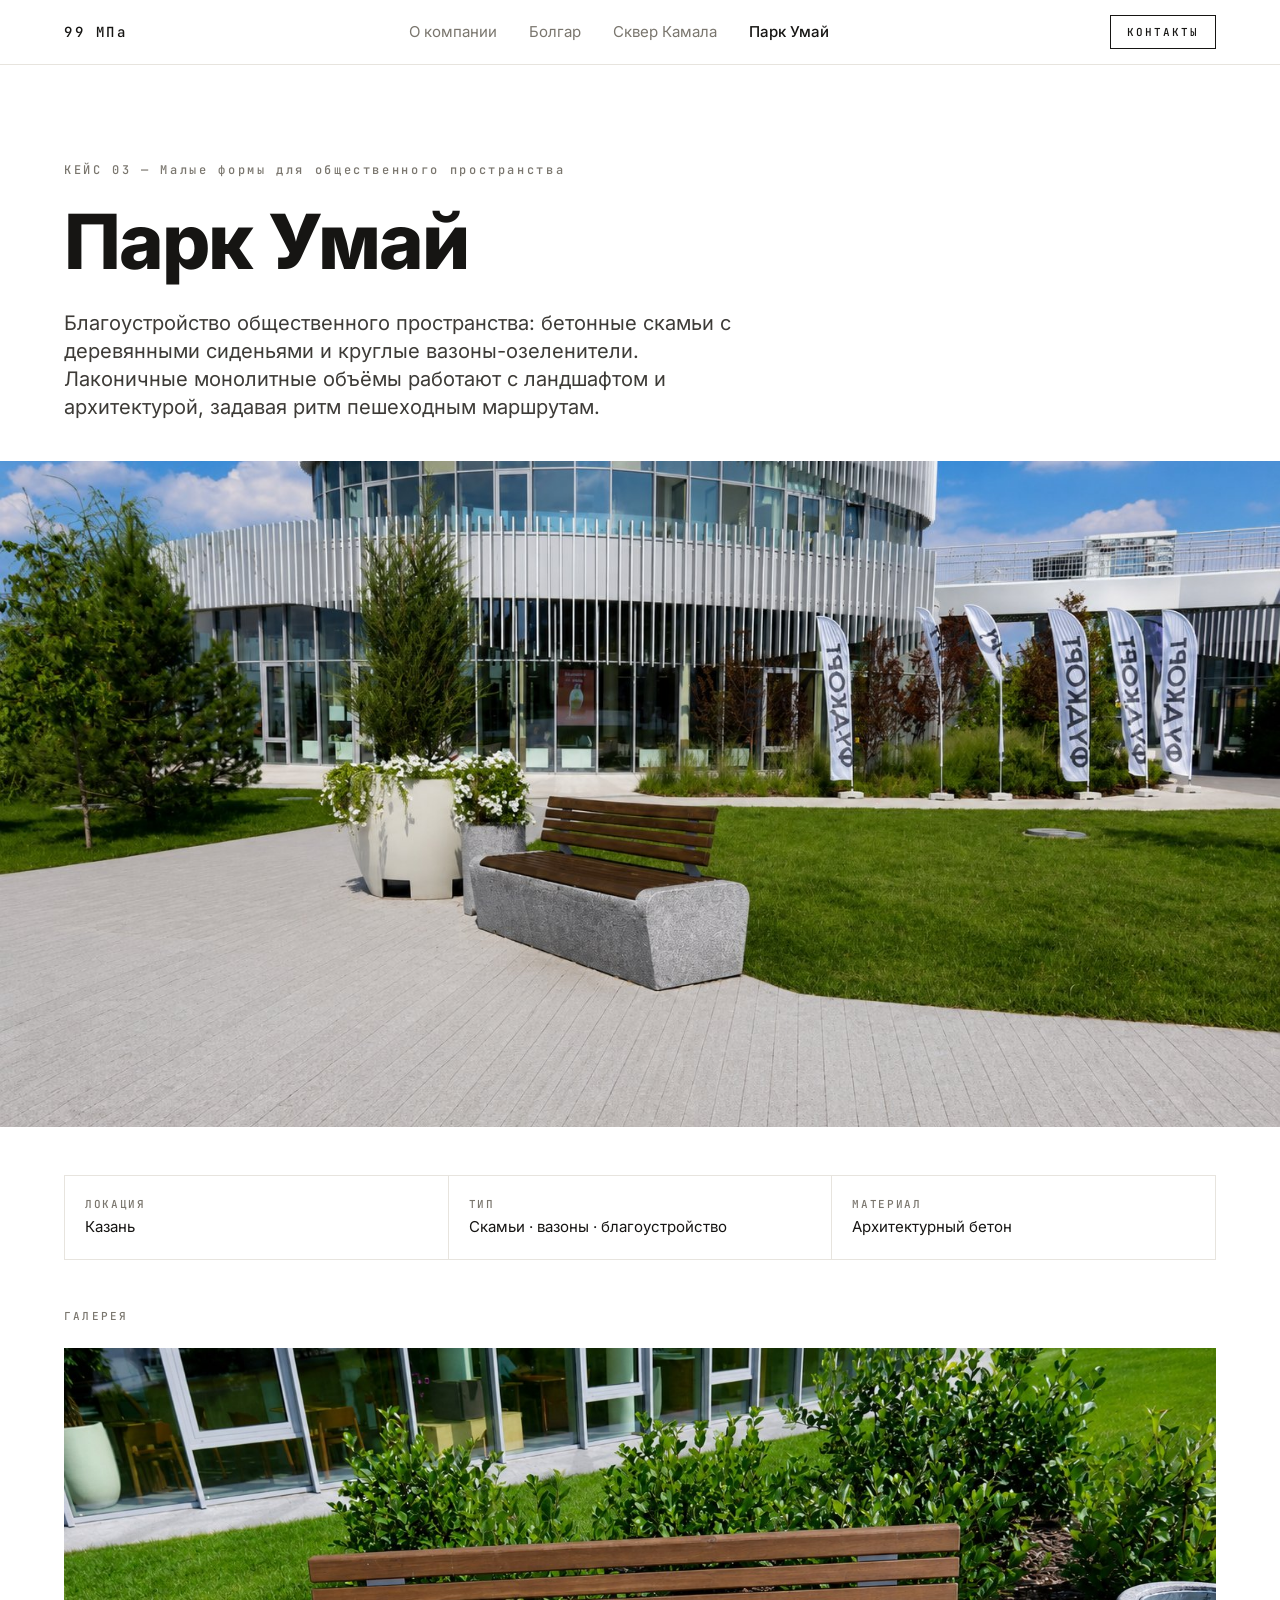
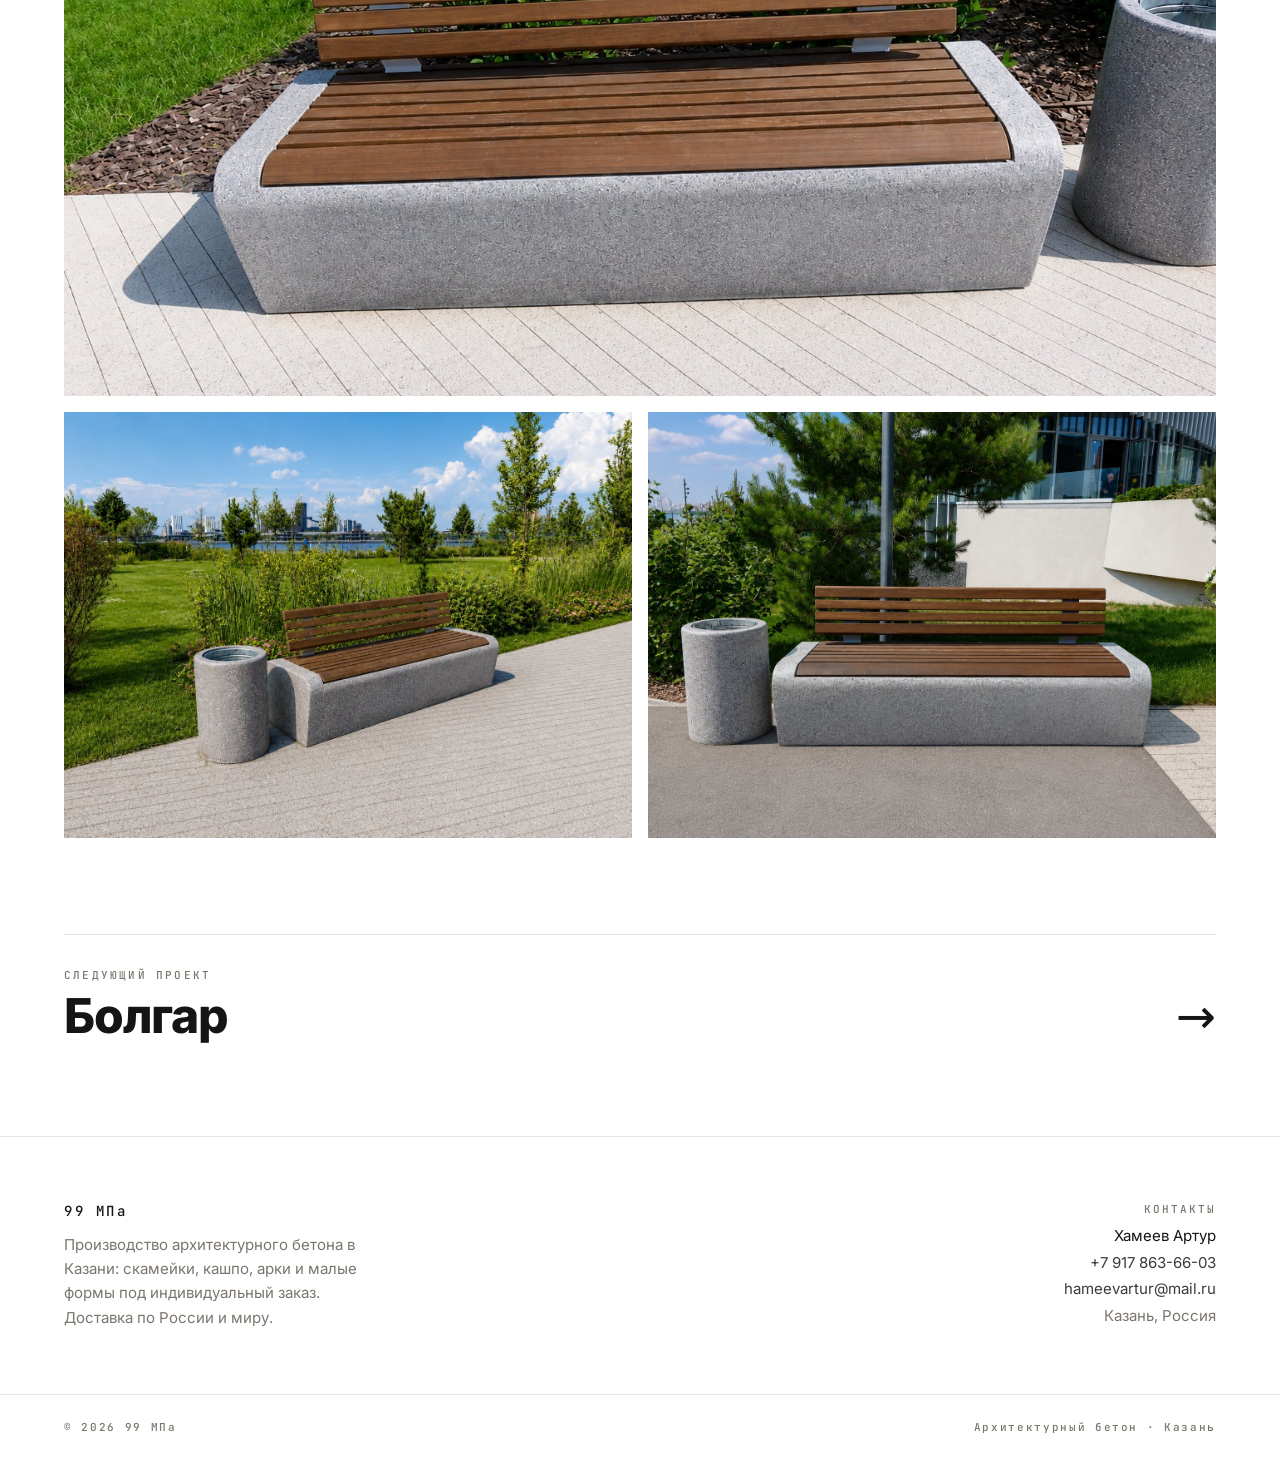
<file: realizovannye-obekty/umai-park.html>
<!DOCTYPE html><html lang="ru"><head>
<meta charset="utf-8">
<meta name="viewport" content="width=device-width, initial-scale=1">
<title>99 МПа — Парк Умай</title>
<link rel="stylesheet" href="assets/css/fonts.css">
<link rel="stylesheet" href="assets/css/styles.css">
</head>
<body class="bg-bg font-sans text-ink antialiased">
<header class="sticky top-0 z-40 bg-bg/90 backdrop-blur-sm border-b border-line">
<nav class="max-w-container mx-auto px-6 h-16 flex items-center justify-between">
<a href="index.html" class="font-mono text-sm tracking-[0.18em] text-ink">99&nbsp;МПа</a>
<div class="hidden md:flex items-center gap-8 text-[15px]">
<a class="text-muted hover:text-ink transition-colors" href="index.html">О&nbsp;компании</a>
<a class="text-muted hover:text-ink transition-colors" href="bolgar.html">Болгар</a>
<a class="text-muted hover:text-ink transition-colors" href="kamal-square.html">Сквер&nbsp;Камала</a>
<a class="text-ink font-medium" href="umai-park.html">Парк&nbsp;Умай</a>
</div>
<a href="mailto:hameevartur@mail.ru" class="font-mono text-[11px] tracking-[0.18em] border border-ink text-ink px-4 py-2 hover:bg-ink hover:text-white transition-colors">КОНТАКТЫ</a>
</nav>
</header>
<main>
<section class="max-w-container mx-auto px-6 pt-16 md:pt-24 pb-10">
<p class="font-mono text-[12px] tracking-[0.22em] text-muted mb-6">КЕЙС&nbsp;03 — Малые формы для общественного пространства</p>
<h1 class="text-[44px] md:text-[76px] font-extrabold tracking-tight leading-[1.02]">Парк Умай</h1>
<p class="mt-7 max-w-2xl text-lg md:text-xl text-ink-soft leading-relaxed">Благоустройство общественного пространства: бетонные скамьи с деревянными сиденьями и круглые вазоны-озеленители. Лаконичные монолитные объёмы работают с ландшафтом и архитектурой, задавая ритм пешеходным маршрутам.</p>
</section>
<figure class="w-full bg-paper"><img class="w-full h-[52vh] md:h-[74vh] object-cover" src="assets/img/umai/umai-hero.jpg" alt="Парк Умай"></figure>
<section class="max-w-container mx-auto px-6 py-12">
<div class="grid grid-cols-2 md:grid-cols-3 gap-px bg-line border border-line">
<div class="bg-bg p-5"><div class="font-mono text-[11px] tracking-[0.15em] text-muted mb-1">ЛОКАЦИЯ</div><div class="text-ink text-[15px]">Казань</div></div>
<div class="bg-bg p-5"><div class="font-mono text-[11px] tracking-[0.15em] text-muted mb-1">ТИП</div><div class="text-ink text-[15px]">Скамьи · вазоны · благоустройство</div></div>
<div class="bg-bg p-5"><div class="font-mono text-[11px] tracking-[0.15em] text-muted mb-1">МАТЕРИАЛ</div><div class="text-ink text-[15px]">Архитектурный бетон</div></div>
</div>
</section>
<section class="max-w-container mx-auto px-6 pb-8">
<p class="font-mono text-[11px] tracking-[0.2em] text-muted mb-6">ГАЛЕРЕЯ</p>
<div class="grid grid-cols-1 md:grid-cols-2 gap-4">
<figure class="md:col-span-2 overflow-hidden bg-paper"><img loading="lazy" class="w-full h-full object-cover aspect-[16/9]" src="assets/img/umai/umai-01.jpg" alt="Парк Умай"></figure>
<figure class=" overflow-hidden bg-paper"><img loading="lazy" class="w-full h-full object-cover aspect-[4/3]" src="assets/img/umai/umai-02.jpg" alt="Парк Умай"></figure>
<figure class=" overflow-hidden bg-paper"><img loading="lazy" class="w-full h-full object-cover aspect-[4/3]" src="assets/img/umai/umai-03.jpg" alt="Парк Умай"></figure>
</div>
</section>
<section class="max-w-container mx-auto px-6 mt-16">
<a href="bolgar.html" class="group block border-t border-line pt-8">
<div class="font-mono text-[11px] tracking-[0.2em] text-muted mb-2">СЛЕДУЮЩИЙ ПРОЕКТ</div>
<div class="flex items-center justify-between">
<span class="text-3xl md:text-5xl font-extrabold tracking-tight group-hover:opacity-60 transition-opacity">Болгар</span>
<span class="text-3xl md:text-5xl">→</span>
</div></a>
</section>
</main>
<footer class="border-t border-line mt-24">
<div class="max-w-container mx-auto px-6 py-16 grid gap-10 md:grid-cols-2">
<div>
<div class="font-mono text-sm tracking-[0.18em] text-ink mb-3">99&nbsp;МПа</div>
<p class="text-muted max-w-xs text-[15px] leading-relaxed">Производство архитектурного бетона в Казани: скамейки, кашпо, арки и малые формы под индивидуальный заказ. Доставка по России и миру.</p>
</div>
<div class="md:text-right space-y-1 text-[15px]">
<div class="font-mono text-[11px] tracking-[0.18em] text-muted mb-2">КОНТАКТЫ</div>
<div class="text-ink">Хамеев Артур</div>
<div><a class="text-ink-soft hover:text-ink transition-colors" href="tel:+79178636603">+7 917 863-66-03</a></div>
<div><a class="text-ink-soft hover:text-ink transition-colors" href="mailto:hameevartur@mail.ru">hameevartur@mail.ru</a></div>
<div class="text-muted">Казань, Россия</div>
</div>
</div>
<div class="border-t border-line"><div class="max-w-container mx-auto px-6 py-6 font-mono text-[11px] tracking-[0.15em] text-muted flex flex-col sm:flex-row gap-2 sm:justify-between"><span>© 2026 99 МПа</span><span>Архитектурный бетон · Казань</span></div></div>
</footer>
</body></html>
</file>
<file: style.css>
/* ── Reset & Base ── */
*, *::before, *::after { box-sizing: border-box; margin: 0; padding: 0; }
html { scroll-behavior: smooth; font-size: 16px; }
body { font-family: 'Manrope', -apple-system, BlinkMacSystemFont, sans-serif; color: #1a1a1a; background: #fff; }
img { max-width: 100%; display: block; }
a { text-decoration: none; color: inherit; }
ul { list-style: none; }

:root {
  --black: #0f0f0f;
  --white: #ffffff;
  --gray:  #f5f5f3;
  --muted: #6b6b6b;
  --wa:    #25D366;
  --radius: 4px;
  --tr: 0.3s ease;
}

.container { max-width: 1200px; margin: 0 auto; padding: 0 24px; }
.label { display: inline-block; font-size: 11px; font-weight: 700; letter-spacing: 0.14em; text-transform: uppercase; color: var(--muted); margin-bottom: 12px; }
.label--light { color: rgba(255,255,255,0.5); }
.section-sub { color: var(--muted); font-size: 17px; margin-top: 8px; margin-bottom: 48px; }
.link { font-size: 13px; font-weight: 700; color: var(--black); border-bottom: 1px solid currentColor; padding-bottom: 1px; transition: opacity var(--tr); }
.link:hover { opacity: 0.5; }

/* Buttons */
.btn { display: inline-block; padding: 14px 32px; background: var(--black); color: var(--white); font-size: 14px; font-weight: 700; letter-spacing: 0.04em; border-radius: var(--radius); border: 2px solid var(--black); cursor: pointer; transition: all var(--tr); }
.btn:hover { background: transparent; color: var(--black); }
.btn--outline { background: transparent; color: var(--white); border-color: rgba(255,255,255,0.7); }
.btn--outline:hover { background: var(--white); color: var(--black); border-color: var(--white); }
.btn--outline-dark { background: transparent; color: var(--black); border-color: var(--black); }
.btn--outline-dark:hover { background: var(--black); color: var(--white); }
.btn--sm { padding: 10px 22px; font-size: 13px; }
.btn--light { background: var(--white); color: var(--black); border-color: var(--white); }
.btn--light:hover { background: transparent; color: var(--white); }

/* Nav */
.nav { position: fixed; top: 0; left: 0; right: 0; z-index: 100; transition: background var(--tr), box-shadow var(--tr); }
.nav.scrolled { background: rgba(255,255,255,0.97); box-shadow: 0 1px 24px rgba(0,0,0,0.07); }
.nav__inner { max-width: 1200px; margin: 0 auto; padding: 0 24px; height: 70px; display: flex; align-items: center; gap: 36px; }
.nav__logo { font-size: 21px; font-weight: 800; color: var(--white); letter-spacing: -0.02em; flex-shrink: 0; transition: color var(--tr); }
.nav.scrolled .nav__logo { color: var(--black); }
.nav__logo-img { height: 40px; width: auto; display: block; filter: invert(1); transition: filter var(--tr); }
.nav.scrolled .nav__logo-img { filter: invert(0); }
.nav__links { display: flex; gap: 28px; flex: 1; }
.nav__links a { font-size: 13px; font-weight: 500; color: rgba(255,255,255,0.8); transition: color var(--tr); white-space: nowrap; }
.nav__links a:hover { color: var(--white); }
.nav.scrolled .nav__links a { color: var(--muted); }
.nav.scrolled .nav__links a:hover { color: var(--black); }
.nav__right { display: flex; align-items: center; gap: 10px; }
.nav__burger { display: none; background: none; border: none; font-size: 22px; color: var(--white); cursor: pointer; padding: 4px 8px; }
.nav.scrolled .nav__burger { color: var(--black); }

/* Языковой переключатель — кнопка с выпадающим меню */
.lang-switcher { position: relative; }
.lang-switcher__btn {
  background: none; border: 1px solid rgba(255,255,255,0.35); color: rgba(255,255,255,0.8);
  font-size: 12px; font-weight: 700; padding: 5px 10px; border-radius: 4px;
  cursor: pointer; display: flex; align-items: center; gap: 5px; transition: all var(--tr);
}
.lang-switcher__btn:hover { background: rgba(255,255,255,0.15); }
.nav.scrolled .lang-switcher__btn { border-color: #ddd; color: var(--muted); }
.nav.scrolled .lang-switcher__btn:hover { background: var(--gray); color: var(--black); }

.lang-switcher__dropdown {
  display: none; position: absolute; top: calc(100% + 8px); right: 0;
  background: #fff; border-radius: 8px; box-shadow: 0 8px 24px rgba(0,0,0,0.12);
  padding: 6px; z-index: 200; min-width: 130px;
}
.lang-switcher__dropdown.open { display: block; }
.lang-option {
  display: flex; align-items: center; gap: 8px;
  padding: 8px 12px; border-radius: 5px; cursor: pointer;
  font-size: 13px; font-weight: 600; color: var(--black);
  transition: background var(--tr); white-space: nowrap;
}
.lang-option:hover { background: var(--gray); }
.lang-option.active { background: var(--black); color: #fff; }
.lang-option__flag { font-size: 18px; line-height: 1; }

/* Старые кнопки — скрыть */
.lang-btn { display: none; }
.nav__social { display: flex; align-items: center; color: rgba(255,255,255,0.7); transition: color var(--tr); }
.nav__social:hover { color: var(--white); }
.nav.scrolled .nav__social { color: var(--muted); }
.nav.scrolled .nav__social:hover { color: var(--black); }

/* Hero */
.hero { position: relative; height: 100vh; min-height: 620px; display: flex; align-items: center; overflow: hidden; }
.hero__bg { position: absolute; inset: -10%; background-size: cover; background-position: center; transform: scale(1.04); transition: transform 10s ease; will-change: transform; }
.hero:hover .hero__bg { transform: scale(1); }
.hero__overlay { position: absolute; inset: 0; background: linear-gradient(120deg, rgba(0,0,0,0.68) 0%, rgba(0,0,0,0.25) 100%); }
.hero__content { position: relative; z-index: 1; max-width: 680px; padding: 0 24px 0 max(24px, calc((100vw - 1200px)/2 + 24px)); }
.hero__label { font-size: 12px; font-weight: 700; letter-spacing: 0.16em; text-transform: uppercase; color: rgba(255,255,255,0.65); margin-bottom: 18px; }
.hero__title { font-size: clamp(46px, 7vw, 86px); font-weight: 800; line-height: 1.0; color: var(--white); letter-spacing: -0.03em; margin-bottom: 22px; }
.hero__sub { font-size: 17px; color: rgba(255,255,255,0.78); line-height: 1.65; max-width: 480px; margin-bottom: 36px; }
.hero__btns { display: flex; gap: 14px; flex-wrap: wrap; margin-bottom: 28px; }
.hero__price { font-size: 13px; color: rgba(255,255,255,0.55); letter-spacing: 0.02em; }
.hero__scroll { position: absolute; bottom: 30px; left: 50%; transform: translateX(-50%); color: rgba(255,255,255,0.45); font-size: 20px; animation: bounce 2s infinite; z-index: 1; }
@keyframes bounce { 0%,100%{transform:translateX(-50%) translateY(0)} 50%{transform:translateX(-50%) translateY(8px)} }

/* Анимация появления hero-контента при загрузке */
.hero__label, .hero__title, .hero__sub, .hero__btns, .hero__price {
  opacity: 0;
  transform: translateY(28px);
  animation: heroUp 0.9s ease forwards;
}
.hero__label  { animation-delay: 0.05s; }
.hero__title  { animation-delay: 0.15s; }
.hero__sub    { animation-delay: 0.35s; }
.hero__btns   { animation-delay: 0.5s; }
.hero__price  { animation-delay: 0.62s; }
@keyframes heroUp {
  to { opacity: 1; transform: translateY(0); }
}
@media (prefers-reduced-motion: reduce) {
  .hero__label, .hero__title, .hero__sub, .hero__btns, .hero__price { animation: none; opacity: 1; transform: none; }
}

/* Stats */
.stats { background: var(--black); padding: 56px 0; }
.stats__grid { display: grid; grid-template-columns: repeat(4,1fr); gap: 32px; text-align: center; }
.stats__num { display: block; font-size: 46px; font-weight: 800; color: var(--white); letter-spacing: -0.03em; }
.stats__label { display: block; font-size: 13px; color: rgba(255,255,255,0.45); margin-top: 4px; }

/* About */
.about { padding: 120px 0; }
.about__inner { display: grid; grid-template-columns: 1fr 1fr; gap: 80px; align-items: center; }
.about__img img { width: 100%; height: 540px; object-fit: cover; border-radius: 6px; }
.about__text h2 { font-size: 38px; font-weight: 800; letter-spacing: -0.02em; line-height: 1.15; margin-bottom: 22px; }
.about__text p { color: var(--muted); line-height: 1.72; font-size: 16px; margin-bottom: 14px; }
.about__text .btn { margin-top: 14px; }

/* How it works */
.how { padding: 100px 0; background: var(--gray); }
.how h2 { font-size: 38px; font-weight: 800; letter-spacing: -0.02em; margin-bottom: 56px; }
.how__grid { display: grid; grid-template-columns: repeat(3,1fr); gap: 40px; }
.how__step { position: relative; padding-left: 72px; }
.how__num { position: absolute; left: 0; top: -4px; font-size: 48px; font-weight: 900; color: rgba(0,0,0,0.07); line-height: 1; letter-spacing: -0.04em; }
.how__step h3 { font-size: 18px; font-weight: 700; margin-bottom: 10px; }
.how__step p { color: var(--muted); line-height: 1.7; font-size: 15px; }

/* Products */
.products { padding: 120px 0; }
.products h2 { font-size: 38px; font-weight: 800; letter-spacing: -0.02em; margin-bottom: 8px; }
.prod-filters { display: flex; gap: 10px; flex-wrap: wrap; margin-bottom: 40px; margin-top: 32px; }
.filter-btn { padding: 8px 20px; border: 1px solid #ddd; background: none; font-size: 13px; font-weight: 600; border-radius: 100px; cursor: pointer; transition: all var(--tr); color: var(--muted); }
.filter-btn:hover, .filter-btn.active { background: var(--black); color: var(--white); border-color: var(--black); }
.products__grid { display: grid; grid-template-columns: repeat(3,1fr); gap: 24px; margin-bottom: 48px; }
.product-card { background: var(--gray); border-radius: 8px; overflow: hidden; transition: transform var(--tr), box-shadow var(--tr); }
.product-card.hidden { display: none; }
.product-card:hover { transform: translateY(-4px); box-shadow: 0 20px 40px rgba(0,0,0,0.09); }
.product-card__img { height: 220px; background-size: cover; background-position: center; }
.product-card__body { padding: 22px; }
.product-card__body h3 { font-size: 17px; font-weight: 700; margin-bottom: 8px; }
.product-card__body p { font-size: 14px; color: var(--muted); line-height: 1.6; margin-bottom: 16px; }
.product-card__footer { display: flex; align-items: center; justify-content: space-between; }
.product-card__price { font-size: 15px; font-weight: 700; color: var(--black); }
.products__cta { text-align: center; }

/* Portfolio */
.portfolio { padding: 120px 0 0; }
.portfolio .container { margin-bottom: 36px; }
.portfolio h2 { font-size: 38px; font-weight: 800; letter-spacing: -0.02em; margin-bottom: 8px; }
.portfolio__grid { display: grid; grid-template-columns: 2fr 1fr 1fr; grid-template-rows: 320px 320px 320px; gap: 4px; }
.portfolio__item { background-size: cover; background-position: center; position: relative; overflow: hidden; }
.portfolio__item--wide { grid-row: span 2; }
.portfolio__item::after { content: ''; position: absolute; inset: 0; background: rgba(0,0,0,0); transition: background var(--tr); }
.portfolio__item:hover::after { background: rgba(0,0,0,0.25); }
.portfolio__caption { position: absolute; bottom: 0; left: 0; right: 0; padding: 20px 24px; background: linear-gradient(transparent, rgba(0,0,0,0.65)); color: var(--white); z-index: 1; transform: translateY(8px); opacity: 0; transition: all var(--tr); }
.portfolio__caption strong { display: block; font-size: 15px; font-weight: 700; }
.portfolio__caption span { font-size: 12px; opacity: 0.7; }
.portfolio__item:hover .portfolio__caption { transform: translateY(0); opacity: 1; }
.portfolio__more { padding: 48px 0 80px; text-align: center; }

/* B2B */
.b2b { padding: 120px 0; background: var(--gray); }
.b2b h2 { font-size: 38px; font-weight: 800; letter-spacing: -0.02em; margin-bottom: 48px; max-width: 600px; }
.b2b__grid { display: grid; grid-template-columns: repeat(3,1fr); gap: 32px; margin-bottom: 48px; }
.b2b__card { background: var(--white); border-radius: 8px; padding: 32px; }
.b2b__icon { font-size: 32px; margin-bottom: 16px; }
.b2b__card h3 { font-size: 18px; font-weight: 700; margin-bottom: 10px; }
.b2b__card p { font-size: 14px; color: var(--muted); line-height: 1.7; }

/* Additive */
.additive { padding: 120px 0; background: var(--black); }
.additive__inner { display: grid; grid-template-columns: 1fr 1fr; gap: 80px; align-items: center; }
.additive__text h2 { font-size: 38px; font-weight: 800; letter-spacing: -0.02em; color: var(--white); line-height: 1.15; margin-bottom: 18px; }
.additive__text p { color: rgba(255,255,255,0.6); line-height: 1.72; margin-bottom: 24px; }
.additive__list { margin-bottom: 20px; }
.additive__list li { color: rgba(255,255,255,0.78); font-size: 15px; padding: 9px 0; border-bottom: 1px solid rgba(255,255,255,0.08); }
.additive__price { font-size: 22px; font-weight: 800; color: var(--white); margin-bottom: 28px; }
.additive__img img { width: 100%; height: 480px; object-fit: cover; border-radius: 8px; filter: brightness(0.82); }

/* Contact */
.contact { padding: 120px 0; }
.contact__inner { display: grid; grid-template-columns: 1fr 1fr; gap: 80px; }
.contact__text h2 { font-size: 38px; font-weight: 800; letter-spacing: -0.02em; margin-bottom: 14px; }
.contact__text p { color: var(--muted); line-height: 1.7; margin-bottom: 32px; }
.contact__links { display: flex; flex-direction: column; gap: 14px; }
.contact__link { font-size: 15px; color: var(--muted); transition: color var(--tr); }
.contact__link:hover { color: var(--black); }
.contact__link--wa { color: var(--wa); font-weight: 700; }
.contact__link--wa:hover { color: #1da851; }
.contact__form { display: flex; flex-direction: column; gap: 14px; }
.contact__form input,
.contact__form textarea,
.contact__form select { width: 100%; padding: 13px 18px; border: 1px solid #ddd; border-radius: var(--radius); font-size: 15px; font-family: inherit; transition: border-color var(--tr); background: var(--white); color: var(--black); resize: none; appearance: none; }
.contact__form input:focus,
.contact__form textarea:focus,
.contact__form select:focus { outline: none; border-color: var(--black); }
.contact__form .btn { align-self: flex-start; }
.form__note { font-size: 11px; color: #bbb; }

/* Footer */
.footer { background: var(--black); padding: 36px 0; }
.footer__inner { display: flex; align-items: center; justify-content: space-between; gap: 16px; }
.footer__inner .nav__logo { color: var(--white); }
.footer__inner p { font-size: 13px; color: rgba(255,255,255,0.35); }
.footer__links { display: flex; gap: 20px; }
.footer__links a { font-size: 13px; color: rgba(255,255,255,0.45); transition: color var(--tr); }
.footer__links a:hover { color: var(--white); }

/* WhatsApp float */
.wa-float { position: fixed; bottom: 28px; right: 28px; width: 58px; height: 58px; background: var(--wa); border-radius: 50%; display: flex; align-items: center; justify-content: center; box-shadow: 0 4px 20px rgba(37,211,102,0.45); z-index: 200; transition: transform var(--tr), box-shadow var(--tr); }
.wa-float:hover { transform: scale(1.1); box-shadow: 0 8px 28px rgba(37,211,102,0.55); }

/* Mobile nav */
.nav__mobile { display: none; }
@media (max-width: 960px) {
  .nav__links { display: none; }
  .nav__right .btn--sm { display: none; }
  .nav__right .nav__social { display: none; }
  .nav__burger { display: block; }
  .nav__mobile.open { display: flex; flex-direction: column; position: fixed; top: 70px; left: 0; right: 0; background: var(--white); padding: 20px 24px; gap: 4px; box-shadow: 0 12px 32px rgba(0,0,0,0.1); z-index: 99; }
  .nav__mobile a { font-size: 17px; font-weight: 600; color: var(--black); padding: 12px 0; border-bottom: 1px solid #f0f0f0; }
  .nav__inner { gap: 12px; }
  .lang-switcher__dropdown { right: auto; left: 0; }
}

/* Responsive */
@media (max-width: 1024px) {
  .products__grid { grid-template-columns: repeat(2,1fr); }
  .how__grid { grid-template-columns: 1fr 1fr; }
  .b2b__grid { grid-template-columns: 1fr 1fr; }
}
@media (max-width: 768px) {
  .hero__title { font-size: 46px; }
  .about__inner, .additive__inner, .contact__inner { grid-template-columns: 1fr; gap: 40px; }
  .about__img img, .additive__img img { height: 280px; }
  .portfolio__grid { grid-template-columns: 1fr 1fr; grid-template-rows: auto; }
  .portfolio__item--wide { grid-row: span 1; height: 260px; }
  .portfolio__item { height: 200px; }
  .portfolio__caption { opacity: 1; transform: translateY(0); }
  .products__grid { grid-template-columns: 1fr; }
  .stats__grid { grid-template-columns: repeat(2,1fr); }
  .how__grid, .b2b__grid { grid-template-columns: 1fr; }
  .footer__inner { flex-direction: column; text-align: center; }
  .hero__content { padding: 0 24px; }
  .prod-filters { gap: 8px; }
  .wa-float { bottom: 20px; right: 20px; width: 52px; height: 52px; }
}

/* Текстуры бетона */
.textures { padding: 100px 0; background: #f5f5f3; }
.textures h2 { font-size: 38px; font-weight: 800; letter-spacing: -0.02em; margin-bottom: 8px; }
.textures-grid {
  display: grid;
  grid-template-columns: repeat(4, 1fr);
  gap: 12px;
  margin-top: 40px;
}
.texture-card { border-radius: 6px; overflow: hidden; }
.texture-card__img {
  height: 160px; background-size: cover; background-position: center;
  transition: transform 0.4s ease;
}
.texture-card:hover .texture-card__img { transform: scale(1.04); }
.texture-card__name {
  padding: 10px 12px; font-size: 13px; font-weight: 600;
  background: #fff; color: #555;
}
@media (max-width: 900px) { .textures-grid { grid-template-columns: repeat(2, 1fr); } }
@media (max-width: 480px) { .textures-grid { grid-template-columns: repeat(2, 1fr); } }

/* Секции каталога на главной */
.cat-sections-grid {
  display: grid;
  grid-template-columns: repeat(4, 1fr);
  gap: 16px;
  margin-bottom: 48px;
}
.cat-section-card {
  display: block; border-radius: 8px; overflow: hidden;
  background: #f5f5f3; cursor: pointer;
  transition: transform 0.25s, box-shadow 0.25s;
  text-decoration: none; color: inherit;
}
.cat-section-card:hover { transform: translateY(-4px); box-shadow: 0 16px 32px rgba(0,0,0,0.1); }
.cat-section-card__img {
  height: 200px; background: #e8e8e5; background-size: cover;
  background-position: center; background-repeat: no-repeat;
}
.cat-section-card__body { padding: 14px 16px; }
.cat-section-card__name { font-size: 15px; font-weight: 700; margin-bottom: 4px; }
.cat-section-card__sub { font-size: 12px; color: #888; line-height: 1.45; }

@media (max-width: 1024px) { .cat-sections-grid { grid-template-columns: repeat(3, 1fr); } }
@media (max-width: 640px) { .cat-sections-grid { grid-template-columns: repeat(2, 1fr); } }

/* Анимации при скролле */
.reveal {
  opacity: 0;
  transform: translateY(32px);
  transition: opacity 0.65s ease, transform 0.65s ease;
}
.reveal.visible {
  opacity: 1;
  transform: translateY(0);
}
.reveal-delay-1 { transition-delay: 0.1s; }
.reveal-delay-2 { transition-delay: 0.2s; }
.reveal-delay-3 { transition-delay: 0.3s; }
.reveal-delay-4 { transition-delay: 0.4s; }

/* Поочерёдное появление карточек в сетках (stagger) */
.stagger-item {
  opacity: 0;
  animation: staggerUp 0.6s ease forwards;
  animation-play-state: paused;
}
.stagger-item.visible {
  animation-play-state: running;
}
@keyframes staggerUp {
  from { opacity: 0; transform: translateY(24px); }
  to   { opacity: 1; transform: translateY(0); }
}
@media (prefers-reduced-motion: reduce) {
  .reveal { opacity: 1; transform: none; transition: none; }
  .stagger-item { opacity: 1; animation: none; }
}
</file>
<file: catalog.css>
/* Catalog layout */
.catalog-layout {
  display: grid;
  grid-template-columns: 280px 1fr;
  min-height: 100vh;
  padding-top: 70px;
}

/* Sidebar */
.catalog-sidebar {
  background: #f9f9f7;
  border-right: 1px solid #ebebeb;
  padding: 32px 24px;
  position: sticky;
  top: 70px;
  height: calc(100vh - 70px);
  overflow-y: auto;
}
.sidebar__title { font-size: 13px; font-weight: 700; letter-spacing: 0.1em; text-transform: uppercase; color: #999; margin-bottom: 20px; }
.sidebar__menu { display: flex; flex-direction: column; gap: 4px; }
.sidebar__group { margin-top: 16px; }
.sidebar__group-title {
  display: flex; justify-content: space-between; align-items: center;
  padding: 9px 12px; border-radius: 6px; font-size: 13px; font-weight: 700;
  color: #0f0f0f; transition: all 0.2s; cursor: pointer; text-transform: none; letter-spacing: 0;
}
.sidebar__group-title:hover { background: #eeeeec; }
.sidebar__group-title.active { background: #0f0f0f; color: #fff; }
.sidebar__group ul { display: flex; flex-direction: column; gap: 1px; padding-left: 12px; margin-top: 2px; }
.sidebar__link {
  display: flex; justify-content: space-between; align-items: center;
  padding: 7px 12px; border-radius: 6px; font-size: 13px; font-weight: 500;
  color: #555; transition: all 0.2s; cursor: pointer;
}
.sidebar__link--series { font-size: 13px; color: #777; }
.sidebar__link:hover { background: #eeeeec; color: #0f0f0f; }
.sidebar__link.active { background: #0f0f0f; color: #fff; }
.sidebar__count { font-size: 11px; font-weight: 600; opacity: 0.5; margin-left: 6px; }
.sidebar__link.active .sidebar__count { opacity: 0.7; }

/* Main */
.catalog-main { padding: 40px 48px; }
.catalog-header { display: flex; align-items: flex-start; justify-content: space-between; gap: 24px; margin-bottom: 32px; flex-wrap: wrap; }
.catalog-title { font-size: 32px; font-weight: 800; letter-spacing: -0.02em; }
.catalog-sub { font-size: 14px; color: #999; margin-top: 4px; }
.catalog-search input {
  padding: 10px 16px; border: 1px solid #ddd; border-radius: 6px;
  font-size: 14px; font-family: inherit; width: 260px; transition: border-color 0.2s;
}
.catalog-search input:focus { outline: none; border-color: #0f0f0f; }

/* Grid */
.catalog-grid { display: grid; grid-template-columns: repeat(3, 1fr); gap: 20px; }

.cat-card {
  background: #f5f5f3; border-radius: 8px; overflow: hidden;
  cursor: pointer; transition: transform 0.25s, box-shadow 0.25s;
}
.cat-card:hover { transform: translateY(-3px); box-shadow: 0 16px 32px rgba(0,0,0,0.08); }
.cat-card__img {
  height: 220px; background: #fff; background-size: contain; background-position: center; background-repeat: no-repeat;
  border-bottom: 1px solid #f0f0ee;
}
.cat-card__body { padding: 16px 20px; }
.cat-card__series { font-size: 11px; font-weight: 700; color: #bbb; letter-spacing: 0.08em; text-transform: uppercase; }
.cat-card__name { font-size: 15px; font-weight: 700; margin: 4px 0 6px; line-height: 1.35; }
.cat-card__size { font-size: 12px; color: #888; }
.cat-card__footer { display: flex; align-items: center; justify-content: space-between; margin-top: 12px; }
.cat-card__price { font-size: 14px; font-weight: 700; color: #0f0f0f; }
.cat-card__cta { font-size: 12px; font-weight: 700; color: #0f0f0f; border-bottom: 1px solid currentColor; padding-bottom: 1px; }

/* Поочерёдное появление карточек каталога (stagger) */
.cat-card.stagger-item {
  opacity: 0;
  animation: catCardUp 0.5s ease forwards;
  animation-play-state: paused;
}
.cat-card.stagger-item.visible { animation-play-state: running; }
@keyframes catCardUp {
  from { opacity: 0; transform: translateY(20px); }
  to   { opacity: 1; transform: translateY(0); }
}

/* Modal */
.modal {
  display: none; position: fixed; inset: 0; background: rgba(0,0,0,0.5);
  z-index: 500; align-items: center; justify-content: center; padding: 24px;
  opacity: 0; transition: opacity 0.25s ease;
}
.modal.open { display: flex; opacity: 1; }
.modal__box {
  background: #fff; border-radius: 12px; max-width: 860px; width: 100%;
  display: grid; grid-template-columns: 1.2fr 1fr; overflow: hidden; position: relative;
  max-height: 90vh;
  transform: scale(0.94); transition: transform 0.25s ease;
}
.modal.open .modal__box { transform: scale(1); }
@media (prefers-reduced-motion: reduce) {
  .cat-card.stagger-item { opacity: 1; animation: none; }
  .modal, .modal__box { transition: none; }
}
.modal__close {
  position: absolute; top: 16px; right: 16px; background: rgba(0,0,0,0.07);
  border: none; width: 32px; height: 32px; border-radius: 50%; cursor: pointer;
  font-size: 14px; z-index: 1; transition: background 0.2s;
}
.modal__close:hover { background: rgba(0,0,0,0.15); }
.modal__img {
  background: #f8f8f6; background-size: contain; background-position: center;
  background-repeat: no-repeat; min-height: 420px;
}
.modal__body { padding: 36px; display: flex; flex-direction: column; overflow-y: auto; }
.modal__cat { font-size: 11px; font-weight: 700; color: #bbb; letter-spacing: 0.1em; text-transform: uppercase; margin-bottom: 8px; }
.modal__title { font-size: 22px; font-weight: 800; letter-spacing: -0.01em; line-height: 1.25; margin-bottom: 12px; }
.modal__size { font-size: 13px; color: #888; margin-bottom: 8px; }
.modal__desc { font-size: 13px; color: #666; line-height: 1.65; margin-bottom: 12px; flex: 1; overflow-y: auto; }
.modal__price { font-size: 17px; font-weight: 800; color: #0f0f0f; margin-top: auto; }

/* Responsive */
@media (max-width: 1100px) {
  .catalog-grid { grid-template-columns: repeat(2, 1fr); }
}
@media (max-width: 900px) {
  .catalog-layout { grid-template-columns: 1fr; }
  .catalog-sidebar { position: fixed; left: -300px; top: 70px; height: calc(100vh - 70px); width: 280px; z-index: 90; transition: left 0.3s; box-shadow: 4px 0 20px rgba(0,0,0,0.1); }
  .catalog-sidebar.open { left: 0; }
  .catalog-main { padding: 24px; }
  .catalog-grid { grid-template-columns: repeat(2, 1fr); }
  .modal__box { grid-template-columns: 1fr; }
  .modal__img { min-height: 200px; }
}
@media (max-width: 500px) {
  .catalog-grid { grid-template-columns: 1fr; }
}
</file>
<file: realizovannye-obekty/assets/css/fonts.css>
/* cyrillic-ext */
@font-face {
  font-family: 'Inter';
  font-style: normal;
  font-weight: 400;
  font-display: swap;
  src: url(../fonts/f-a375c31d43.woff2) format('woff2');
  unicode-range: U+0460-052F, U+1C80-1C8A, U+20B4, U+2DE0-2DFF, U+A640-A69F, U+FE2E-FE2F;
}
/* cyrillic */
@font-face {
  font-family: 'Inter';
  font-style: normal;
  font-weight: 400;
  font-display: swap;
  src: url(../fonts/f-13755630d7.woff2) format('woff2');
  unicode-range: U+0301, U+0400-045F, U+0490-0491, U+04B0-04B1, U+2116;
}
/* greek-ext */
@font-face {
  font-family: 'Inter';
  font-style: normal;
  font-weight: 400;
  font-display: swap;
  src: url(../fonts/f-da72a9f738.woff2) format('woff2');
  unicode-range: U+1F00-1FFF;
}
/* greek */
@font-face {
  font-family: 'Inter';
  font-style: normal;
  font-weight: 400;
  font-display: swap;
  src: url(../fonts/f-3b78c6fa64.woff2) format('woff2');
  unicode-range: U+0370-0377, U+037A-037F, U+0384-038A, U+038C, U+038E-03A1, U+03A3-03FF;
}
/* vietnamese */
@font-face {
  font-family: 'Inter';
  font-style: normal;
  font-weight: 400;
  font-display: swap;
  src: url(../fonts/f-f059b71e05.woff2) format('woff2');
  unicode-range: U+0102-0103, U+0110-0111, U+0128-0129, U+0168-0169, U+01A0-01A1, U+01AF-01B0, U+0300-0301, U+0303-0304, U+0308-0309, U+0323, U+0329, U+1EA0-1EF9, U+20AB;
}
/* latin-ext */
@font-face {
  font-family: 'Inter';
  font-style: normal;
  font-weight: 400;
  font-display: swap;
  src: url(../fonts/f-b6db4a06c1.woff2) format('woff2');
  unicode-range: U+0100-02BA, U+02BD-02C5, U+02C7-02CC, U+02CE-02D7, U+02DD-02FF, U+0304, U+0308, U+0329, U+1D00-1DBF, U+1E00-1E9F, U+1EF2-1EFF, U+2020, U+20A0-20AB, U+20AD-20C0, U+2113, U+2C60-2C7F, U+A720-A7FF;
}
/* latin */
@font-face {
  font-family: 'Inter';
  font-style: normal;
  font-weight: 400;
  font-display: swap;
  src: url(../fonts/f-6ab57b19c6.woff2) format('woff2');
  unicode-range: U+0000-00FF, U+0131, U+0152-0153, U+02BB-02BC, U+02C6, U+02DA, U+02DC, U+0304, U+0308, U+0329, U+2000-206F, U+20AC, U+2122, U+2191, U+2193, U+2212, U+2215, U+FEFF, U+FFFD;
}
/* cyrillic-ext */
@font-face {
  font-family: 'Inter';
  font-style: normal;
  font-weight: 500;
  font-display: swap;
  src: url(../fonts/f-a375c31d43.woff2) format('woff2');
  unicode-range: U+0460-052F, U+1C80-1C8A, U+20B4, U+2DE0-2DFF, U+A640-A69F, U+FE2E-FE2F;
}
/* cyrillic */
@font-face {
  font-family: 'Inter';
  font-style: normal;
  font-weight: 500;
  font-display: swap;
  src: url(../fonts/f-13755630d7.woff2) format('woff2');
  unicode-range: U+0301, U+0400-045F, U+0490-0491, U+04B0-04B1, U+2116;
}
/* greek-ext */
@font-face {
  font-family: 'Inter';
  font-style: normal;
  font-weight: 500;
  font-display: swap;
  src: url(../fonts/f-da72a9f738.woff2) format('woff2');
  unicode-range: U+1F00-1FFF;
}
/* greek */
@font-face {
  font-family: 'Inter';
  font-style: normal;
  font-weight: 500;
  font-display: swap;
  src: url(../fonts/f-3b78c6fa64.woff2) format('woff2');
  unicode-range: U+0370-0377, U+037A-037F, U+0384-038A, U+038C, U+038E-03A1, U+03A3-03FF;
}
/* vietnamese */
@font-face {
  font-family: 'Inter';
  font-style: normal;
  font-weight: 500;
  font-display: swap;
  src: url(../fonts/f-f059b71e05.woff2) format('woff2');
  unicode-range: U+0102-0103, U+0110-0111, U+0128-0129, U+0168-0169, U+01A0-01A1, U+01AF-01B0, U+0300-0301, U+0303-0304, U+0308-0309, U+0323, U+0329, U+1EA0-1EF9, U+20AB;
}
/* latin-ext */
@font-face {
  font-family: 'Inter';
  font-style: normal;
  font-weight: 500;
  font-display: swap;
  src: url(../fonts/f-b6db4a06c1.woff2) format('woff2');
  unicode-range: U+0100-02BA, U+02BD-02C5, U+02C7-02CC, U+02CE-02D7, U+02DD-02FF, U+0304, U+0308, U+0329, U+1D00-1DBF, U+1E00-1E9F, U+1EF2-1EFF, U+2020, U+20A0-20AB, U+20AD-20C0, U+2113, U+2C60-2C7F, U+A720-A7FF;
}
/* latin */
@font-face {
  font-family: 'Inter';
  font-style: normal;
  font-weight: 500;
  font-display: swap;
  src: url(../fonts/f-6ab57b19c6.woff2) format('woff2');
  unicode-range: U+0000-00FF, U+0131, U+0152-0153, U+02BB-02BC, U+02C6, U+02DA, U+02DC, U+0304, U+0308, U+0329, U+2000-206F, U+20AC, U+2122, U+2191, U+2193, U+2212, U+2215, U+FEFF, U+FFFD;
}
/* cyrillic-ext */
@font-face {
  font-family: 'Inter';
  font-style: normal;
  font-weight: 600;
  font-display: swap;
  src: url(../fonts/f-a375c31d43.woff2) format('woff2');
  unicode-range: U+0460-052F, U+1C80-1C8A, U+20B4, U+2DE0-2DFF, U+A640-A69F, U+FE2E-FE2F;
}
/* cyrillic */
@font-face {
  font-family: 'Inter';
  font-style: normal;
  font-weight: 600;
  font-display: swap;
  src: url(../fonts/f-13755630d7.woff2) format('woff2');
  unicode-range: U+0301, U+0400-045F, U+0490-0491, U+04B0-04B1, U+2116;
}
/* greek-ext */
@font-face {
  font-family: 'Inter';
  font-style: normal;
  font-weight: 600;
  font-display: swap;
  src: url(../fonts/f-da72a9f738.woff2) format('woff2');
  unicode-range: U+1F00-1FFF;
}
/* greek */
@font-face {
  font-family: 'Inter';
  font-style: normal;
  font-weight: 600;
  font-display: swap;
  src: url(../fonts/f-3b78c6fa64.woff2) format('woff2');
  unicode-range: U+0370-0377, U+037A-037F, U+0384-038A, U+038C, U+038E-03A1, U+03A3-03FF;
}
/* vietnamese */
@font-face {
  font-family: 'Inter';
  font-style: normal;
  font-weight: 600;
  font-display: swap;
  src: url(../fonts/f-f059b71e05.woff2) format('woff2');
  unicode-range: U+0102-0103, U+0110-0111, U+0128-0129, U+0168-0169, U+01A0-01A1, U+01AF-01B0, U+0300-0301, U+0303-0304, U+0308-0309, U+0323, U+0329, U+1EA0-1EF9, U+20AB;
}
/* latin-ext */
@font-face {
  font-family: 'Inter';
  font-style: normal;
  font-weight: 600;
  font-display: swap;
  src: url(../fonts/f-b6db4a06c1.woff2) format('woff2');
  unicode-range: U+0100-02BA, U+02BD-02C5, U+02C7-02CC, U+02CE-02D7, U+02DD-02FF, U+0304, U+0308, U+0329, U+1D00-1DBF, U+1E00-1E9F, U+1EF2-1EFF, U+2020, U+20A0-20AB, U+20AD-20C0, U+2113, U+2C60-2C7F, U+A720-A7FF;
}
/* latin */
@font-face {
  font-family: 'Inter';
  font-style: normal;
  font-weight: 600;
  font-display: swap;
  src: url(../fonts/f-6ab57b19c6.woff2) format('woff2');
  unicode-range: U+0000-00FF, U+0131, U+0152-0153, U+02BB-02BC, U+02C6, U+02DA, U+02DC, U+0304, U+0308, U+0329, U+2000-206F, U+20AC, U+2122, U+2191, U+2193, U+2212, U+2215, U+FEFF, U+FFFD;
}
/* cyrillic-ext */
@font-face {
  font-family: 'Inter';
  font-style: normal;
  font-weight: 700;
  font-display: swap;
  src: url(../fonts/f-a375c31d43.woff2) format('woff2');
  unicode-range: U+0460-052F, U+1C80-1C8A, U+20B4, U+2DE0-2DFF, U+A640-A69F, U+FE2E-FE2F;
}
/* cyrillic */
@font-face {
  font-family: 'Inter';
  font-style: normal;
  font-weight: 700;
  font-display: swap;
  src: url(../fonts/f-13755630d7.woff2) format('woff2');
  unicode-range: U+0301, U+0400-045F, U+0490-0491, U+04B0-04B1, U+2116;
}
/* greek-ext */
@font-face {
  font-family: 'Inter';
  font-style: normal;
  font-weight: 700;
  font-display: swap;
  src: url(../fonts/f-da72a9f738.woff2) format('woff2');
  unicode-range: U+1F00-1FFF;
}
/* greek */
@font-face {
  font-family: 'Inter';
  font-style: normal;
  font-weight: 700;
  font-display: swap;
  src: url(../fonts/f-3b78c6fa64.woff2) format('woff2');
  unicode-range: U+0370-0377, U+037A-037F, U+0384-038A, U+038C, U+038E-03A1, U+03A3-03FF;
}
/* vietnamese */
@font-face {
  font-family: 'Inter';
  font-style: normal;
  font-weight: 700;
  font-display: swap;
  src: url(../fonts/f-f059b71e05.woff2) format('woff2');
  unicode-range: U+0102-0103, U+0110-0111, U+0128-0129, U+0168-0169, U+01A0-01A1, U+01AF-01B0, U+0300-0301, U+0303-0304, U+0308-0309, U+0323, U+0329, U+1EA0-1EF9, U+20AB;
}
/* latin-ext */
@font-face {
  font-family: 'Inter';
  font-style: normal;
  font-weight: 700;
  font-display: swap;
  src: url(../fonts/f-b6db4a06c1.woff2) format('woff2');
  unicode-range: U+0100-02BA, U+02BD-02C5, U+02C7-02CC, U+02CE-02D7, U+02DD-02FF, U+0304, U+0308, U+0329, U+1D00-1DBF, U+1E00-1E9F, U+1EF2-1EFF, U+2020, U+20A0-20AB, U+20AD-20C0, U+2113, U+2C60-2C7F, U+A720-A7FF;
}
/* latin */
@font-face {
  font-family: 'Inter';
  font-style: normal;
  font-weight: 700;
  font-display: swap;
  src: url(../fonts/f-6ab57b19c6.woff2) format('woff2');
  unicode-range: U+0000-00FF, U+0131, U+0152-0153, U+02BB-02BC, U+02C6, U+02DA, U+02DC, U+0304, U+0308, U+0329, U+2000-206F, U+20AC, U+2122, U+2191, U+2193, U+2212, U+2215, U+FEFF, U+FFFD;
}
/* cyrillic-ext */
@font-face {
  font-family: 'Inter';
  font-style: normal;
  font-weight: 800;
  font-display: swap;
  src: url(../fonts/f-a375c31d43.woff2) format('woff2');
  unicode-range: U+0460-052F, U+1C80-1C8A, U+20B4, U+2DE0-2DFF, U+A640-A69F, U+FE2E-FE2F;
}
/* cyrillic */
@font-face {
  font-family: 'Inter';
  font-style: normal;
  font-weight: 800;
  font-display: swap;
  src: url(../fonts/f-13755630d7.woff2) format('woff2');
  unicode-range: U+0301, U+0400-045F, U+0490-0491, U+04B0-04B1, U+2116;
}
/* greek-ext */
@font-face {
  font-family: 'Inter';
  font-style: normal;
  font-weight: 800;
  font-display: swap;
  src: url(../fonts/f-da72a9f738.woff2) format('woff2');
  unicode-range: U+1F00-1FFF;
}
/* greek */
@font-face {
  font-family: 'Inter';
  font-style: normal;
  font-weight: 800;
  font-display: swap;
  src: url(../fonts/f-3b78c6fa64.woff2) format('woff2');
  unicode-range: U+0370-0377, U+037A-037F, U+0384-038A, U+038C, U+038E-03A1, U+03A3-03FF;
}
/* vietnamese */
@font-face {
  font-family: 'Inter';
  font-style: normal;
  font-weight: 800;
  font-display: swap;
  src: url(../fonts/f-f059b71e05.woff2) format('woff2');
  unicode-range: U+0102-0103, U+0110-0111, U+0128-0129, U+0168-0169, U+01A0-01A1, U+01AF-01B0, U+0300-0301, U+0303-0304, U+0308-0309, U+0323, U+0329, U+1EA0-1EF9, U+20AB;
}
/* latin-ext */
@font-face {
  font-family: 'Inter';
  font-style: normal;
  font-weight: 800;
  font-display: swap;
  src: url(../fonts/f-b6db4a06c1.woff2) format('woff2');
  unicode-range: U+0100-02BA, U+02BD-02C5, U+02C7-02CC, U+02CE-02D7, U+02DD-02FF, U+0304, U+0308, U+0329, U+1D00-1DBF, U+1E00-1E9F, U+1EF2-1EFF, U+2020, U+20A0-20AB, U+20AD-20C0, U+2113, U+2C60-2C7F, U+A720-A7FF;
}
/* latin */
@font-face {
  font-family: 'Inter';
  font-style: normal;
  font-weight: 800;
  font-display: swap;
  src: url(../fonts/f-6ab57b19c6.woff2) format('woff2');
  unicode-range: U+0000-00FF, U+0131, U+0152-0153, U+02BB-02BC, U+02C6, U+02DA, U+02DC, U+0304, U+0308, U+0329, U+2000-206F, U+20AC, U+2122, U+2191, U+2193, U+2212, U+2215, U+FEFF, U+FFFD;
}
/* cyrillic-ext */
@font-face {
  font-family: 'JetBrains Mono';
  font-style: normal;
  font-weight: 500;
  font-display: swap;
  src: url(../fonts/f-78beab2465.woff2) format('woff2');
  unicode-range: U+0460-052F, U+1C80-1C8A, U+20B4, U+2DE0-2DFF, U+A640-A69F, U+FE2E-FE2F;
}
/* cyrillic */
@font-face {
  font-family: 'JetBrains Mono';
  font-style: normal;
  font-weight: 500;
  font-display: swap;
  src: url(../fonts/f-e3f11026d4.woff2) format('woff2');
  unicode-range: U+0301, U+0400-045F, U+0490-0491, U+04B0-04B1, U+2116;
}
/* greek */
@font-face {
  font-family: 'JetBrains Mono';
  font-style: normal;
  font-weight: 500;
  font-display: swap;
  src: url(../fonts/f-35d0cef5ed.woff2) format('woff2');
  unicode-range: U+0370-0377, U+037A-037F, U+0384-038A, U+038C, U+038E-03A1, U+03A3-03FF;
}
/* vietnamese */
@font-face {
  font-family: 'JetBrains Mono';
  font-style: normal;
  font-weight: 500;
  font-display: swap;
  src: url(../fonts/f-298a5a911e.woff2) format('woff2');
  unicode-range: U+0102-0103, U+0110-0111, U+0128-0129, U+0168-0169, U+01A0-01A1, U+01AF-01B0, U+0300-0301, U+0303-0304, U+0308-0309, U+0323, U+0329, U+1EA0-1EF9, U+20AB;
}
/* latin-ext */
@font-face {
  font-family: 'JetBrains Mono';
  font-style: normal;
  font-weight: 500;
  font-display: swap;
  src: url(../fonts/f-dba686dd63.woff2) format('woff2');
  unicode-range: U+0100-02BA, U+02BD-02C5, U+02C7-02CC, U+02CE-02D7, U+02DD-02FF, U+0304, U+0308, U+0329, U+1D00-1DBF, U+1E00-1E9F, U+1EF2-1EFF, U+2020, U+20A0-20AB, U+20AD-20C0, U+2113, U+2C60-2C7F, U+A720-A7FF;
}
/* latin */
@font-face {
  font-family: 'JetBrains Mono';
  font-style: normal;
  font-weight: 500;
  font-display: swap;
  src: url(../fonts/f-1e0343870f.woff2) format('woff2');
  unicode-range: U+0000-00FF, U+0131, U+0152-0153, U+02BB-02BC, U+02C6, U+02DA, U+02DC, U+0304, U+0308, U+0329, U+2000-206F, U+20AC, U+2122, U+2191, U+2193, U+2212, U+2215, U+FEFF, U+FFFD;
}
</file>
<file: realizovannye-obekty/assets/css/styles.css>
*,:after,:before{--tw-border-spacing-x:0;--tw-border-spacing-y:0;--tw-translate-x:0;--tw-translate-y:0;--tw-rotate:0;--tw-skew-x:0;--tw-skew-y:0;--tw-scale-x:1;--tw-scale-y:1;--tw-pan-x: ;--tw-pan-y: ;--tw-pinch-zoom: ;--tw-scroll-snap-strictness:proximity;--tw-gradient-from-position: ;--tw-gradient-via-position: ;--tw-gradient-to-position: ;--tw-ordinal: ;--tw-slashed-zero: ;--tw-numeric-figure: ;--tw-numeric-spacing: ;--tw-numeric-fraction: ;--tw-ring-inset: ;--tw-ring-offset-width:0px;--tw-ring-offset-color:#fff;--tw-ring-color:rgba(59,130,246,.5);--tw-ring-offset-shadow:0 0 #0000;--tw-ring-shadow:0 0 #0000;--tw-shadow:0 0 #0000;--tw-shadow-colored:0 0 #0000;--tw-blur: ;--tw-brightness: ;--tw-contrast: ;--tw-grayscale: ;--tw-hue-rotate: ;--tw-invert: ;--tw-saturate: ;--tw-sepia: ;--tw-drop-shadow: ;--tw-backdrop-blur: ;--tw-backdrop-brightness: ;--tw-backdrop-contrast: ;--tw-backdrop-grayscale: ;--tw-backdrop-hue-rotate: ;--tw-backdrop-invert: ;--tw-backdrop-opacity: ;--tw-backdrop-saturate: ;--tw-backdrop-sepia: ;--tw-contain-size: ;--tw-contain-layout: ;--tw-contain-paint: ;--tw-contain-style: }::backdrop{--tw-border-spacing-x:0;--tw-border-spacing-y:0;--tw-translate-x:0;--tw-translate-y:0;--tw-rotate:0;--tw-skew-x:0;--tw-skew-y:0;--tw-scale-x:1;--tw-scale-y:1;--tw-pan-x: ;--tw-pan-y: ;--tw-pinch-zoom: ;--tw-scroll-snap-strictness:proximity;--tw-gradient-from-position: ;--tw-gradient-via-position: ;--tw-gradient-to-position: ;--tw-ordinal: ;--tw-slashed-zero: ;--tw-numeric-figure: ;--tw-numeric-spacing: ;--tw-numeric-fraction: ;--tw-ring-inset: ;--tw-ring-offset-width:0px;--tw-ring-offset-color:#fff;--tw-ring-color:rgba(59,130,246,.5);--tw-ring-offset-shadow:0 0 #0000;--tw-ring-shadow:0 0 #0000;--tw-shadow:0 0 #0000;--tw-shadow-colored:0 0 #0000;--tw-blur: ;--tw-brightness: ;--tw-contrast: ;--tw-grayscale: ;--tw-hue-rotate: ;--tw-invert: ;--tw-saturate: ;--tw-sepia: ;--tw-drop-shadow: ;--tw-backdrop-blur: ;--tw-backdrop-brightness: ;--tw-backdrop-contrast: ;--tw-backdrop-grayscale: ;--tw-backdrop-hue-rotate: ;--tw-backdrop-invert: ;--tw-backdrop-opacity: ;--tw-backdrop-saturate: ;--tw-backdrop-sepia: ;--tw-contain-size: ;--tw-contain-layout: ;--tw-contain-paint: ;--tw-contain-style: }/*! tailwindcss v3.4.19 | MIT License | https://tailwindcss.com*/*,:after,:before{box-sizing:border-box;border:0 solid #e5e7eb}:after,:before{--tw-content:""}:host,html{line-height:1.5;-webkit-text-size-adjust:100%;-moz-tab-size:4;-o-tab-size:4;tab-size:4;font-family:Inter,system-ui,sans-serif;font-feature-settings:normal;font-variation-settings:normal;-webkit-tap-highlight-color:transparent}body{margin:0;line-height:inherit}hr{height:0;color:inherit;border-top-width:1px}abbr:where([title]){-webkit-text-decoration:underline dotted;text-decoration:underline dotted}h1,h2,h3,h4,h5,h6{font-size:inherit;font-weight:inherit}a{color:inherit;text-decoration:inherit}b,strong{font-weight:bolder}code,kbd,pre,samp{font-family:JetBrains Mono,ui-monospace,monospace;font-feature-settings:normal;font-variation-settings:normal;font-size:1em}small{font-size:80%}sub,sup{font-size:75%;line-height:0;position:relative;vertical-align:baseline}sub{bottom:-.25em}sup{top:-.5em}table{text-indent:0;border-color:inherit;border-collapse:collapse}button,input,optgroup,select,textarea{font-family:inherit;font-feature-settings:inherit;font-variation-settings:inherit;font-size:100%;font-weight:inherit;line-height:inherit;letter-spacing:inherit;color:inherit;margin:0;padding:0}button,select{text-transform:none}button,input:where([type=button]),input:where([type=reset]),input:where([type=submit]){-webkit-appearance:button;background-color:transparent;background-image:none}:-moz-focusring{outline:auto}:-moz-ui-invalid{box-shadow:none}progress{vertical-align:baseline}::-webkit-inner-spin-button,::-webkit-outer-spin-button{height:auto}[type=search]{-webkit-appearance:textfield;outline-offset:-2px}::-webkit-search-decoration{-webkit-appearance:none}::-webkit-file-upload-button{-webkit-appearance:button;font:inherit}summary{display:list-item}blockquote,dd,dl,figure,h1,h2,h3,h4,h5,h6,hr,p,pre{margin:0}fieldset{margin:0}fieldset,legend{padding:0}menu,ol,ul{list-style:none;margin:0;padding:0}dialog{padding:0}textarea{resize:vertical}input::-moz-placeholder,textarea::-moz-placeholder{opacity:1;color:#9ca3af}input::placeholder,textarea::placeholder{opacity:1;color:#9ca3af}[role=button],button{cursor:pointer}:disabled{cursor:default}audio,canvas,embed,iframe,img,object,svg,video{display:block;vertical-align:middle}img,video{max-width:100%;height:auto}[hidden]:where(:not([hidden=until-found])){display:none}.sticky{position:sticky}.top-0{top:0}.z-40{z-index:40}.mx-auto{margin-left:auto;margin-right:auto}.mb-1{margin-bottom:.25rem}.mb-10{margin-bottom:2.5rem}.mb-2{margin-bottom:.5rem}.mb-3{margin-bottom:.75rem}.mb-4{margin-bottom:1rem}.mb-5{margin-bottom:1.25rem}.mb-6{margin-bottom:1.5rem}.mb-7{margin-bottom:1.75rem}.mt-16{margin-top:4rem}.mt-24{margin-top:6rem}.mt-3{margin-top:.75rem}.mt-7{margin-top:1.75rem}.mt-8{margin-top:2rem}.block{display:block}.flex{display:flex}.grid{display:grid}.hidden{display:none}.aspect-\[16\/9\]{aspect-ratio:16/9}.aspect-\[4\/3\]{aspect-ratio:4/3}.h-16{height:4rem}.h-\[52vh\]{height:52vh}.h-\[54vh\]{height:54vh}.h-full{height:100%}.w-full{width:100%}.max-w-2xl{max-width:42rem}.max-w-4xl{max-width:56rem}.max-w-container{max-width:1200px}.max-w-xs{max-width:20rem}.grid-cols-1{grid-template-columns:repeat(1,minmax(0,1fr))}.grid-cols-2{grid-template-columns:repeat(2,minmax(0,1fr))}.flex-col{flex-direction:column}.items-end{align-items:flex-end}.items-center{align-items:center}.justify-between{justify-content:space-between}.gap-10{gap:2.5rem}.gap-2{gap:.5rem}.gap-4{gap:1rem}.gap-8{gap:2rem}.gap-px{gap:1px}.gap-x-10{-moz-column-gap:2.5rem;column-gap:2.5rem}.gap-y-8{row-gap:2rem}.space-y-1>:not([hidden])~:not([hidden]){--tw-space-y-reverse:0;margin-top:calc(.25rem*(1 - var(--tw-space-y-reverse)));margin-bottom:calc(.25rem*var(--tw-space-y-reverse))}.self-end{align-self:flex-end}.overflow-hidden{overflow:hidden}.border{border-width:1px}.border-b{border-bottom-width:1px}.border-t{border-top-width:1px}.border-ink{--tw-border-opacity:1;border-color:rgb(22 21 19/var(--tw-border-opacity,1))}.border-line{--tw-border-opacity:1;border-color:rgb(231 228 222/var(--tw-border-opacity,1))}.bg-bg{--tw-bg-opacity:1;background-color:rgb(255 255 255/var(--tw-bg-opacity,1))}.bg-bg\/90{background-color:hsla(0,0%,100%,.9)}.bg-dark{--tw-bg-opacity:1;background-color:rgb(20 19 15/var(--tw-bg-opacity,1))}.bg-line{--tw-bg-opacity:1;background-color:rgb(231 228 222/var(--tw-bg-opacity,1))}.bg-paper{--tw-bg-opacity:1;background-color:rgb(246 244 239/var(--tw-bg-opacity,1))}.object-cover{-o-object-fit:cover;object-fit:cover}.p-5{padding:1.25rem}.px-4{padding-left:1rem;padding-right:1rem}.px-6{padding-left:1.5rem;padding-right:1.5rem}.py-12{padding-top:3rem;padding-bottom:3rem}.py-16{padding-top:4rem;padding-bottom:4rem}.py-2{padding-top:.5rem;padding-bottom:.5rem}.py-20{padding-top:5rem;padding-bottom:5rem}.py-3{padding-top:.75rem;padding-bottom:.75rem}.py-6{padding-top:1.5rem;padding-bottom:1.5rem}.py-8{padding-top:2rem;padding-bottom:2rem}.pb-10{padding-bottom:2.5rem}.pb-14{padding-bottom:3.5rem}.pb-8{padding-bottom:2rem}.pt-16{padding-top:4rem}.pt-20{padding-top:5rem}.pt-5{padding-top:1.25rem}.pt-8{padding-top:2rem}.font-mono{font-family:JetBrains Mono,ui-monospace,monospace}.font-sans{font-family:Inter,system-ui,sans-serif}.text-2xl{font-size:1.5rem;line-height:2rem}.text-3xl{font-size:1.875rem;line-height:2.25rem}.text-4xl{font-size:2.25rem;line-height:2.5rem}.text-\[11px\]{font-size:11px}.text-\[12px\]{font-size:12px}.text-\[13px\]{font-size:13px}.text-\[14px\]{font-size:14px}.text-\[15px\]{font-size:15px}.text-\[44px\]{font-size:44px}.text-\[46px\]{font-size:46px}.text-lg{font-size:1.125rem;line-height:1.75rem}.text-sm{font-size:.875rem;line-height:1.25rem}.text-xl{font-size:1.25rem;line-height:1.75rem}.font-bold{font-weight:700}.font-extrabold{font-weight:800}.font-medium{font-weight:500}.leading-\[1\.02\]{line-height:1.02}.leading-\[1\.0\]{line-height:1}.leading-relaxed{line-height:1.625}.leading-tight{line-height:1.25}.tracking-\[0\.12em\]{letter-spacing:.12em}.tracking-\[0\.15em\]{letter-spacing:.15em}.tracking-\[0\.18em\]{letter-spacing:.18em}.tracking-\[0\.22em\]{letter-spacing:.22em}.tracking-\[0\.2em\]{letter-spacing:.2em}.tracking-tight{letter-spacing:-.025em}.text-ink{--tw-text-opacity:1;color:rgb(22 21 19/var(--tw-text-opacity,1))}.text-ink-soft{--tw-text-opacity:1;color:rgb(61 59 55/var(--tw-text-opacity,1))}.text-muted{--tw-text-opacity:1;color:rgb(122 118 110/var(--tw-text-opacity,1))}.text-white{--tw-text-opacity:1;color:rgb(255 255 255/var(--tw-text-opacity,1))}.text-white\/55{color:hsla(0,0%,100%,.55)}.antialiased{-webkit-font-smoothing:antialiased;-moz-osx-font-smoothing:grayscale}.backdrop-blur-sm{--tw-backdrop-blur:blur(4px);-webkit-backdrop-filter:var(--tw-backdrop-blur) var(--tw-backdrop-brightness) var(--tw-backdrop-contrast) var(--tw-backdrop-grayscale) var(--tw-backdrop-hue-rotate) var(--tw-backdrop-invert) var(--tw-backdrop-opacity) var(--tw-backdrop-saturate) var(--tw-backdrop-sepia);backdrop-filter:var(--tw-backdrop-blur) var(--tw-backdrop-brightness) var(--tw-backdrop-contrast) var(--tw-backdrop-grayscale) var(--tw-backdrop-hue-rotate) var(--tw-backdrop-invert) var(--tw-backdrop-opacity) var(--tw-backdrop-saturate) var(--tw-backdrop-sepia)}.transition-colors{transition-property:color,background-color,border-color,text-decoration-color,fill,stroke;transition-timing-function:cubic-bezier(.4,0,.2,1);transition-duration:.15s}.transition-opacity{transition-property:opacity;transition-timing-function:cubic-bezier(.4,0,.2,1);transition-duration:.15s}.transition-transform{transition-property:transform;transition-timing-function:cubic-bezier(.4,0,.2,1);transition-duration:.15s}.duration-700{transition-duration:.7s}.hover\:bg-ink:hover{--tw-bg-opacity:1;background-color:rgb(22 21 19/var(--tw-bg-opacity,1))}.hover\:text-ink:hover{--tw-text-opacity:1;color:rgb(22 21 19/var(--tw-text-opacity,1))}.hover\:text-white:hover{--tw-text-opacity:1;color:rgb(255 255 255/var(--tw-text-opacity,1))}.group:hover .group-hover\:scale-\[1\.04\]{--tw-scale-x:1.04;--tw-scale-y:1.04;transform:translate(var(--tw-translate-x),var(--tw-translate-y)) rotate(var(--tw-rotate)) skewX(var(--tw-skew-x)) skewY(var(--tw-skew-y)) scaleX(var(--tw-scale-x)) scaleY(var(--tw-scale-y))}.group:hover .group-hover\:text-ink{--tw-text-opacity:1;color:rgb(22 21 19/var(--tw-text-opacity,1))}.group:hover .group-hover\:opacity-60{opacity:.6}@media (min-width:640px){.sm\:block{display:block}.sm\:grid-cols-2{grid-template-columns:repeat(2,minmax(0,1fr))}.sm\:flex-row{flex-direction:row}.sm\:justify-between{justify-content:space-between}}@media (min-width:768px){.md\:col-span-2{grid-column:span 2/span 2}.md\:flex{display:flex}.md\:h-\[74vh\]{height:74vh}.md\:h-\[78vh\]{height:78vh}.md\:grid-cols-2{grid-template-columns:repeat(2,minmax(0,1fr))}.md\:grid-cols-3{grid-template-columns:repeat(3,minmax(0,1fr))}.md\:grid-cols-\[1fr_1\.3fr\]{grid-template-columns:1fr 1.3fr}.md\:gap-16{gap:4rem}.md\:pt-24{padding-top:6rem}.md\:pt-28{padding-top:7rem}.md\:text-right{text-align:right}.md\:text-5xl{font-size:3rem;line-height:1}.md\:text-6xl{font-size:3.75rem;line-height:1}.md\:text-\[76px\]{font-size:76px}.md\:text-\[88px\]{font-size:88px}.md\:text-xl{font-size:1.25rem;line-height:1.75rem}}@media (min-width:1024px){.lg\:grid-cols-4{grid-template-columns:repeat(4,minmax(0,1fr))}}
</file>
